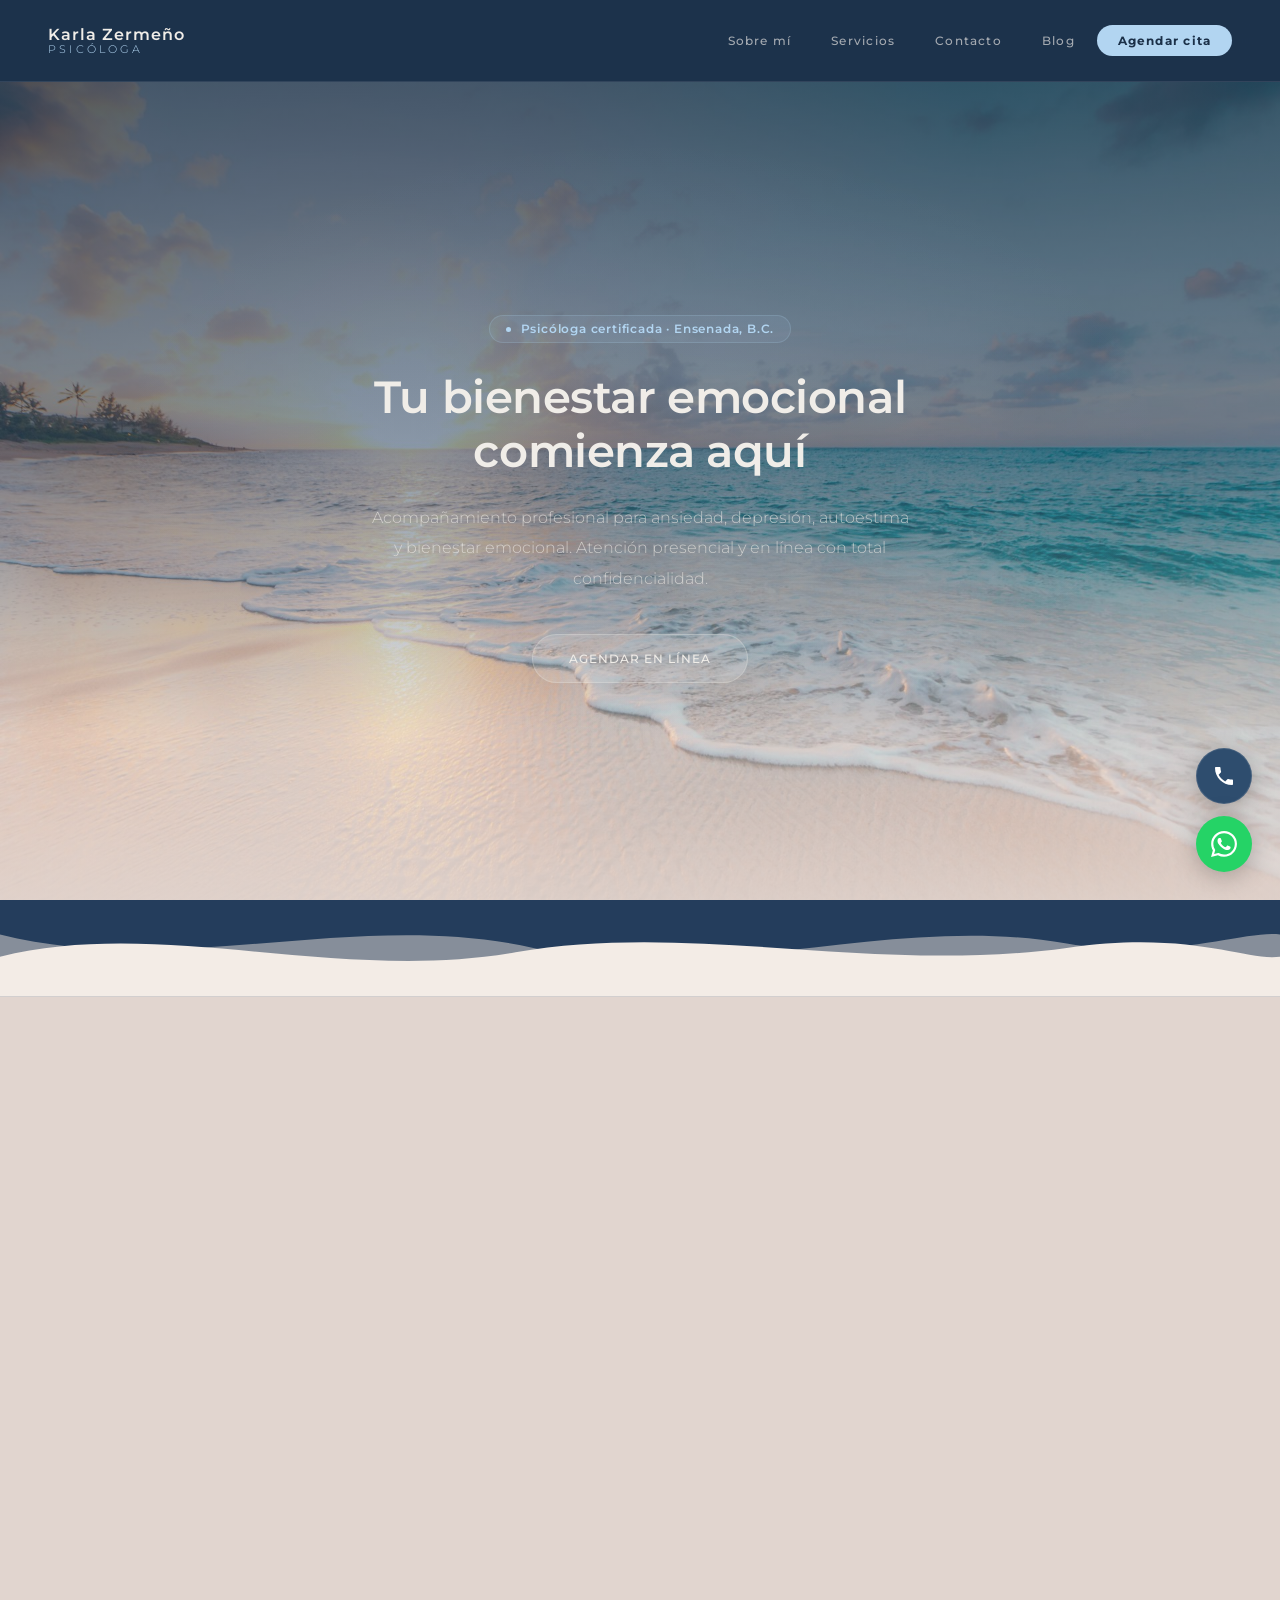
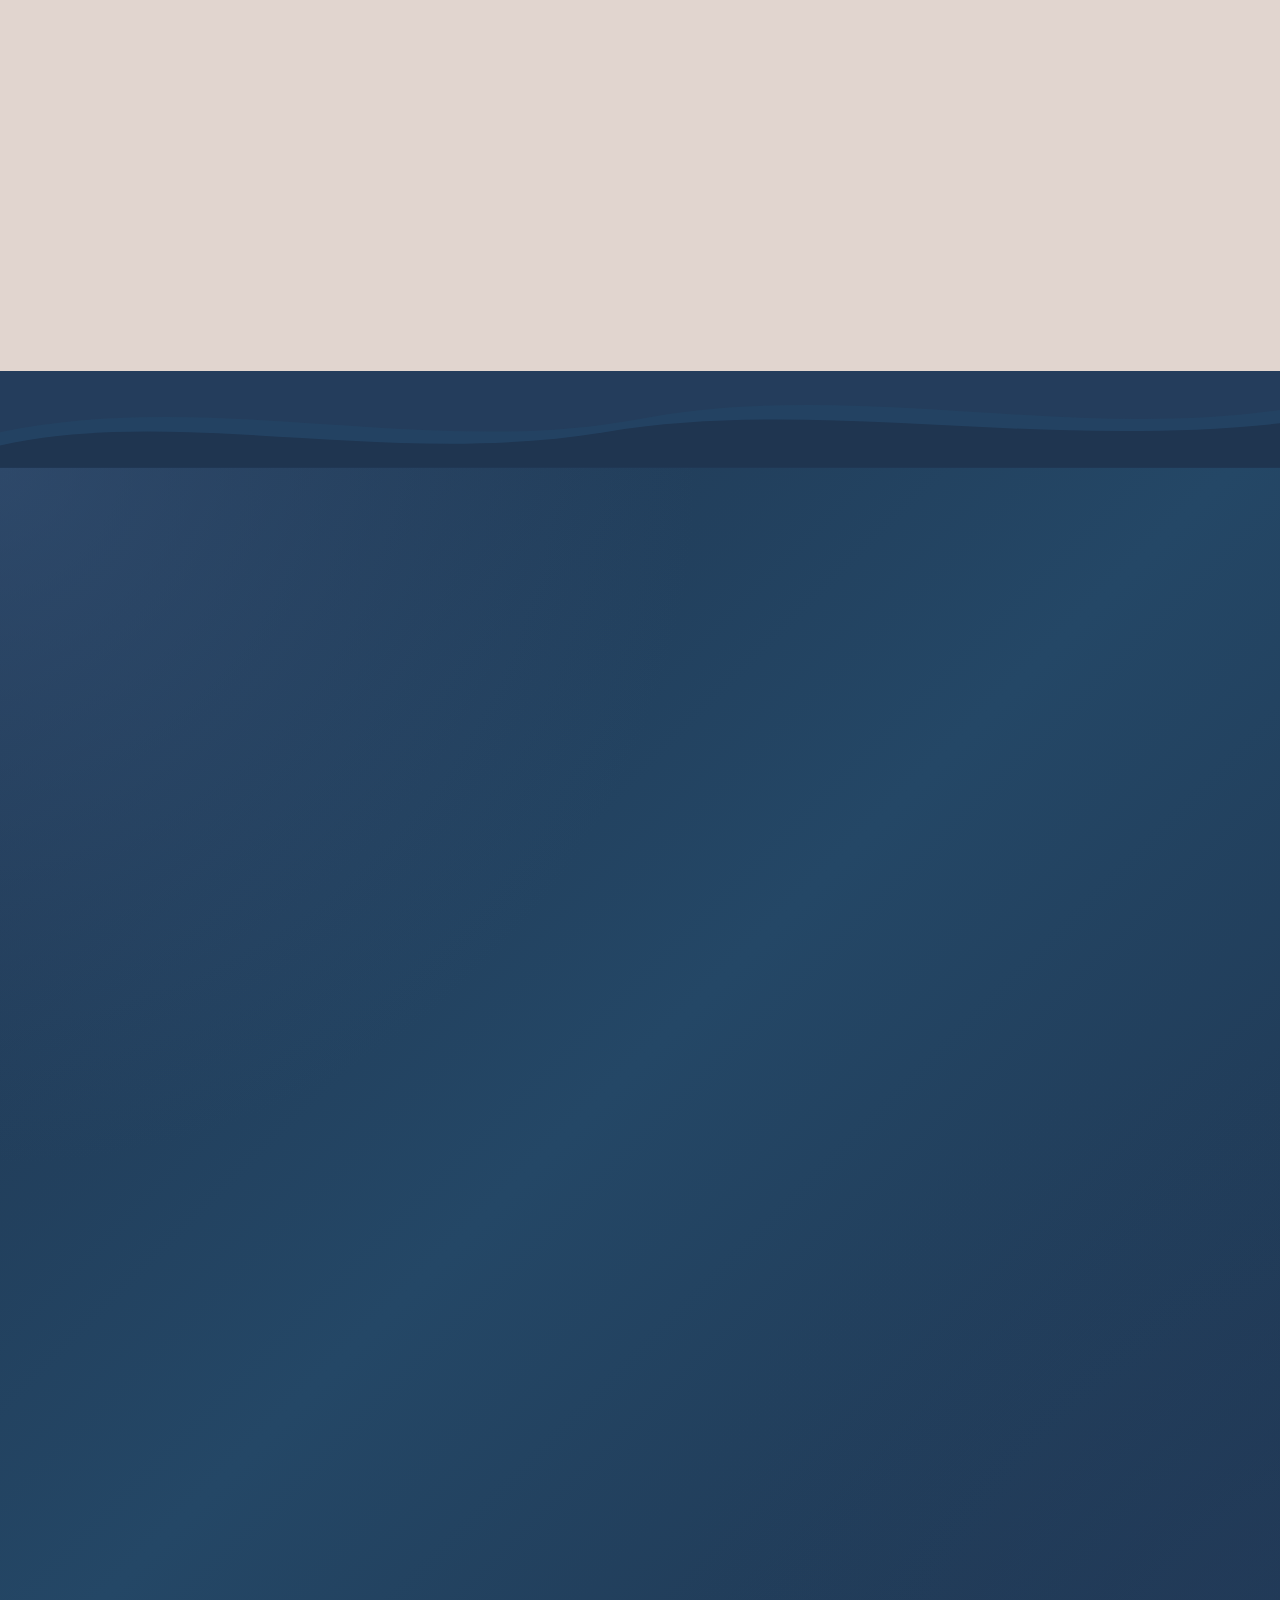
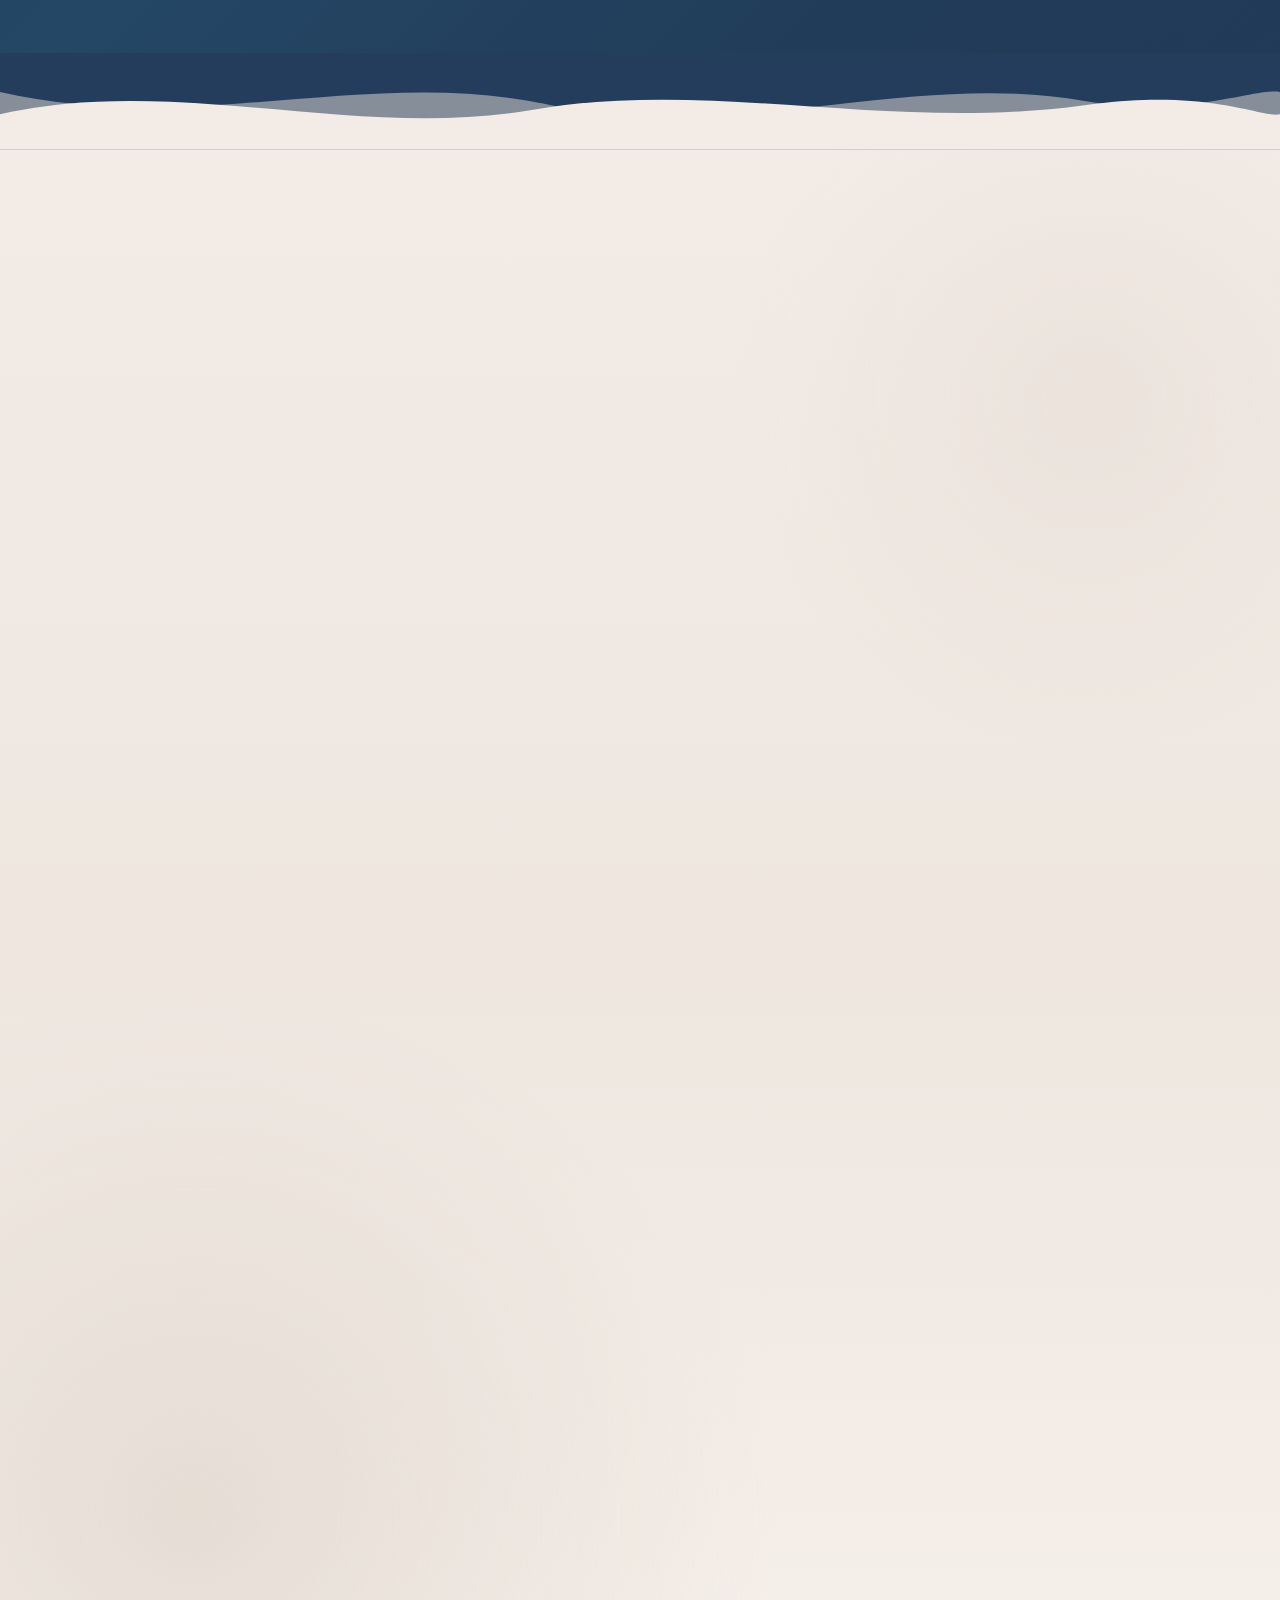
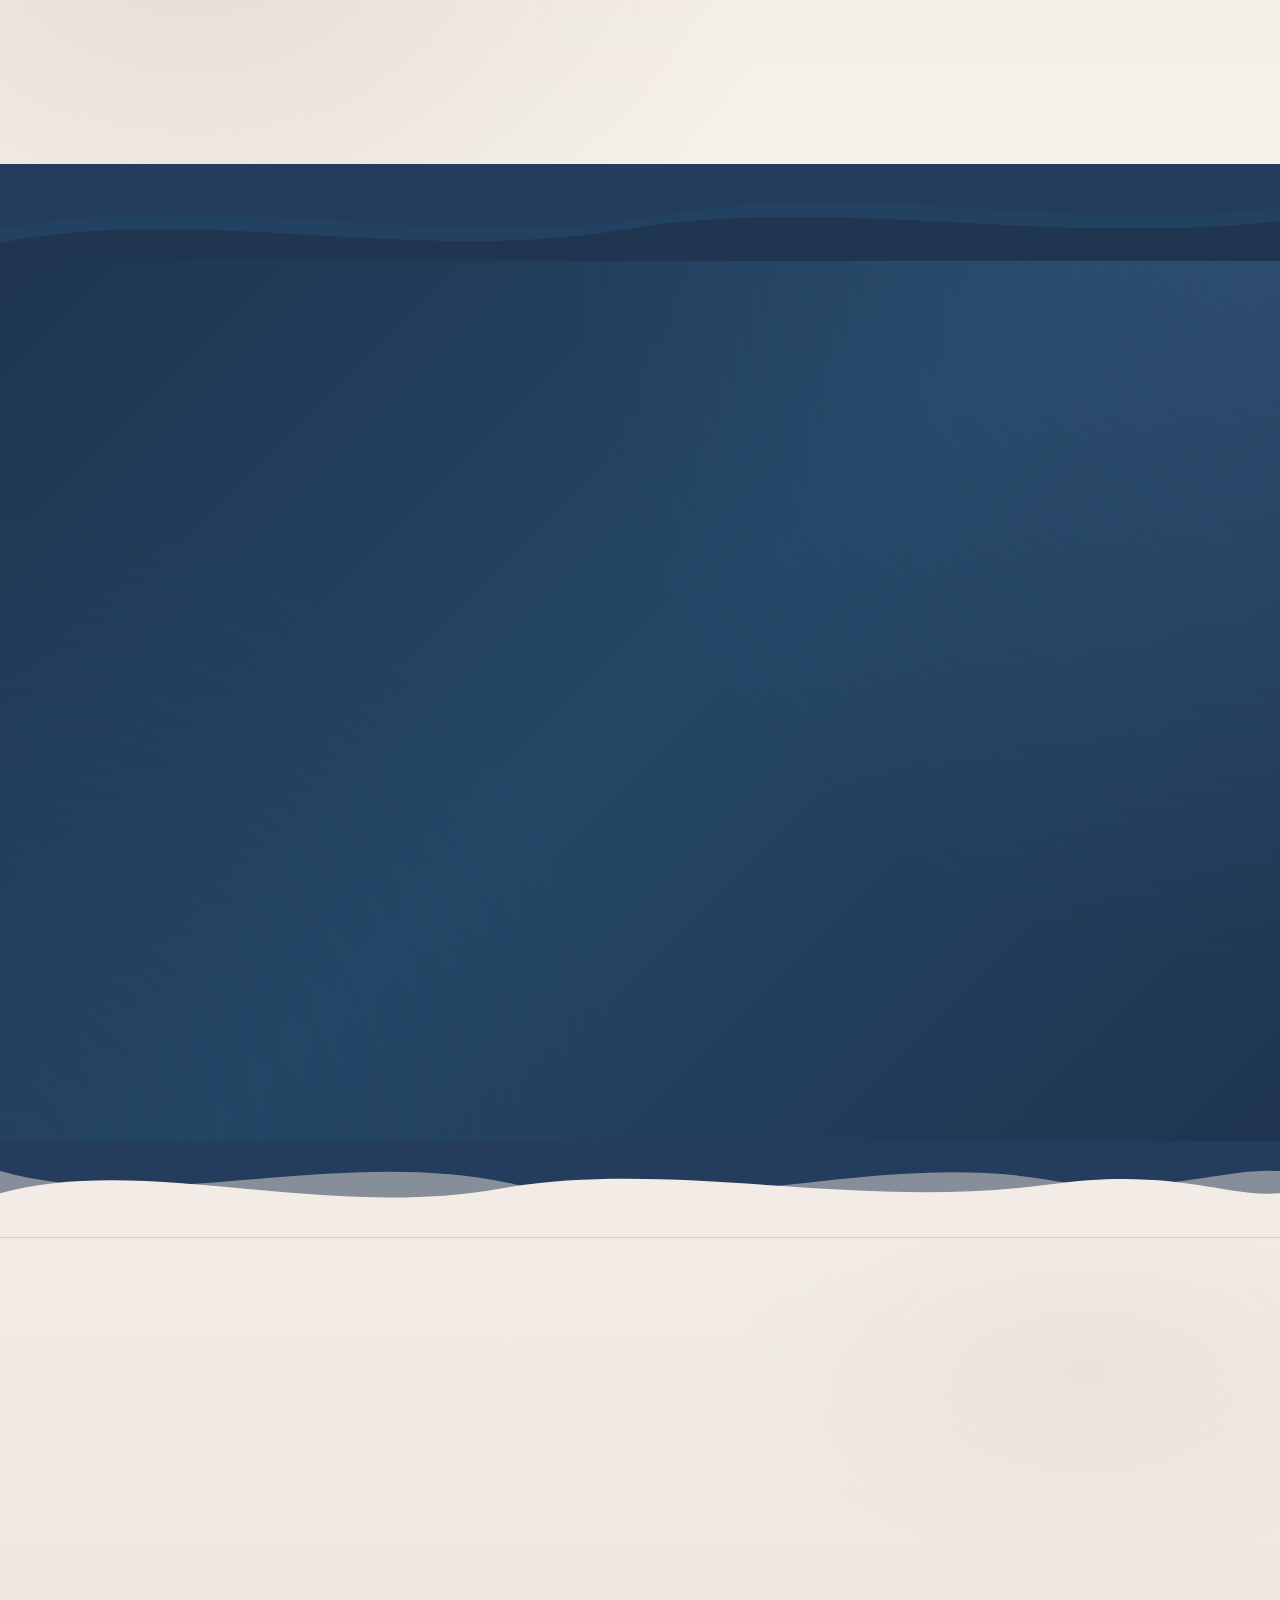
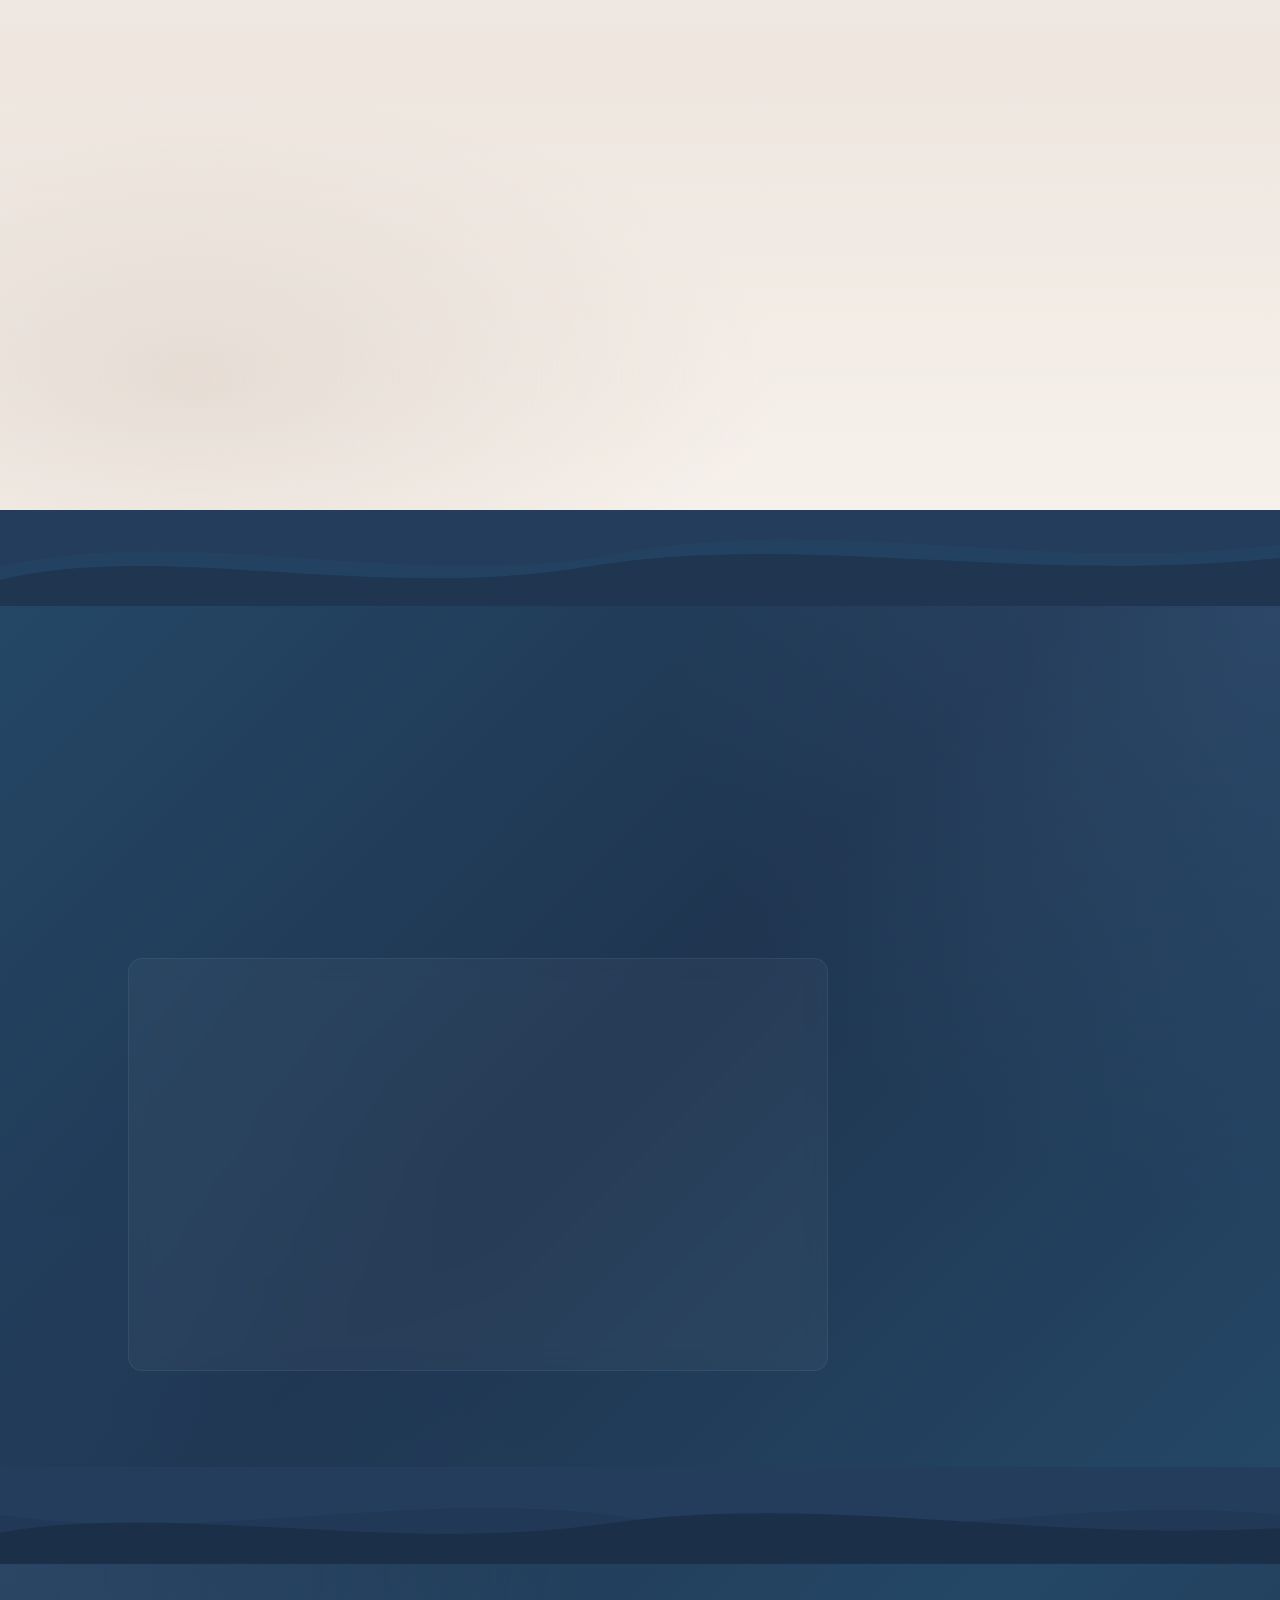
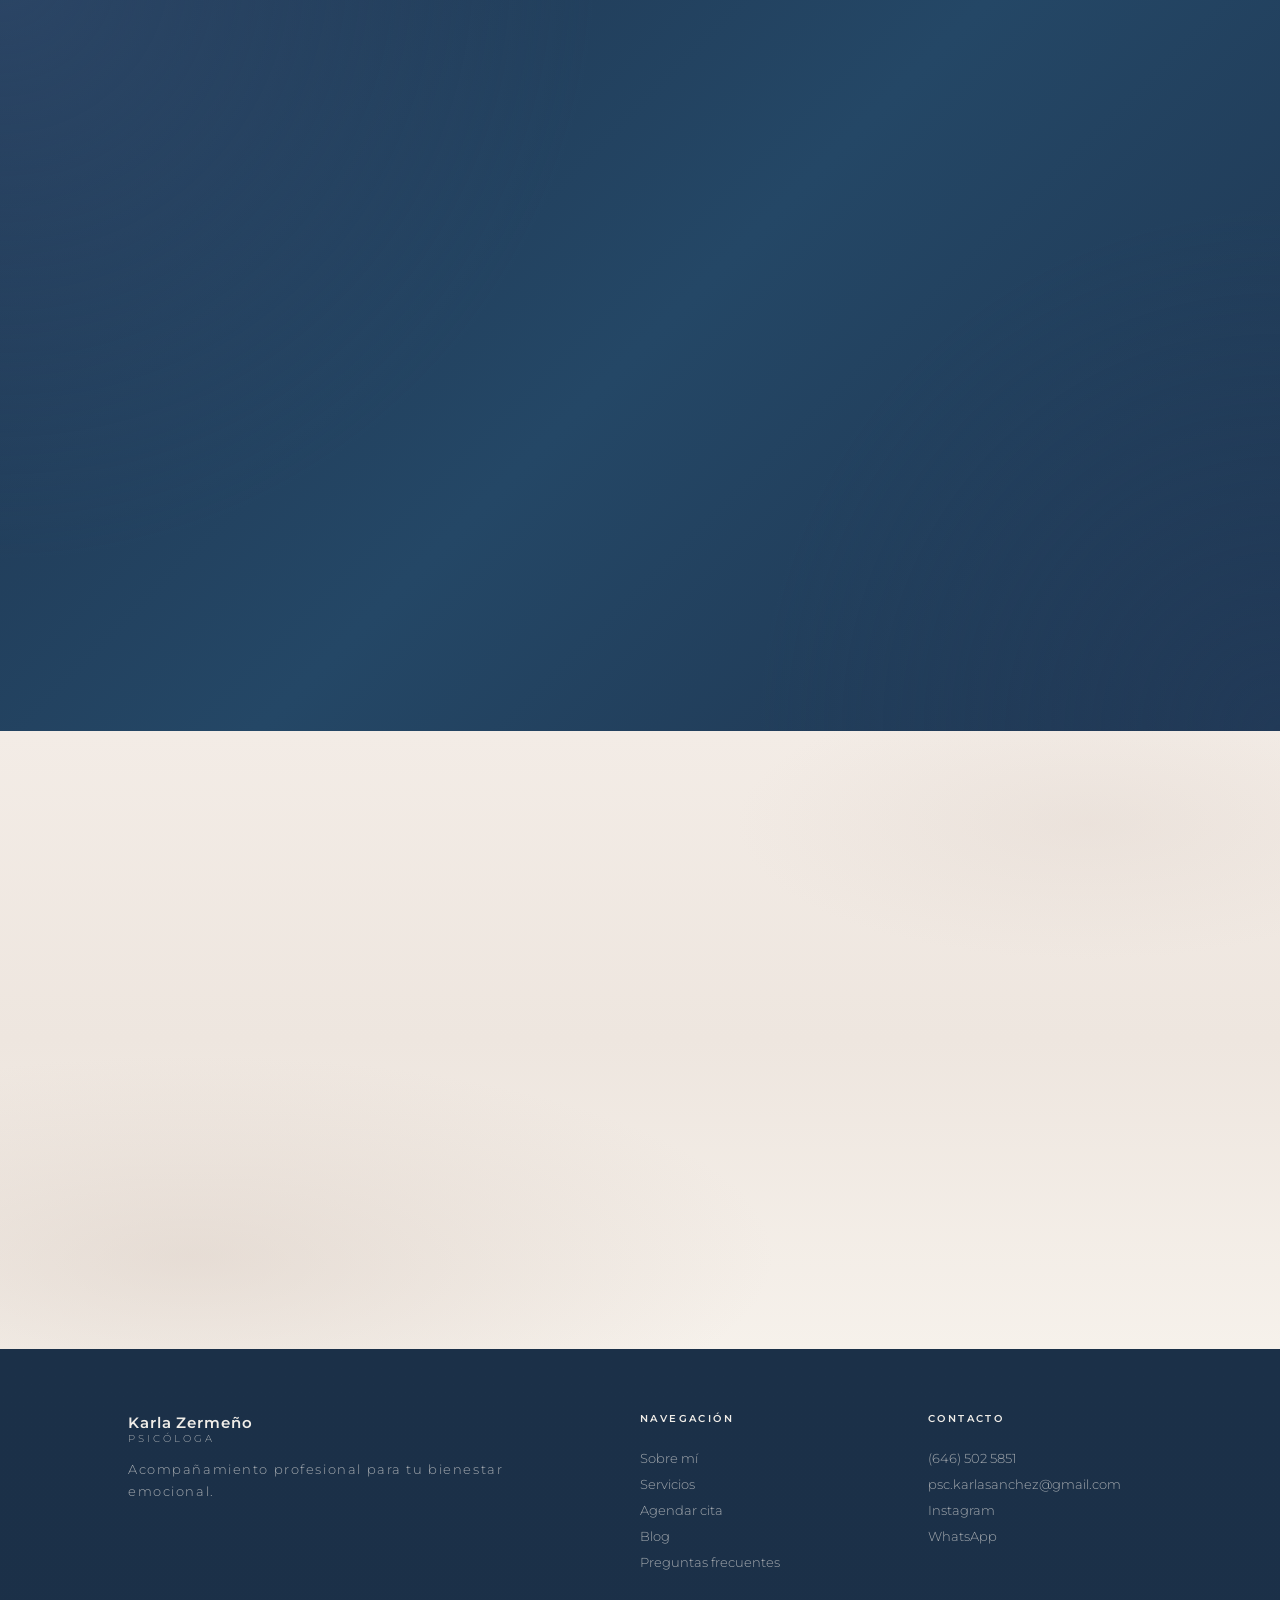
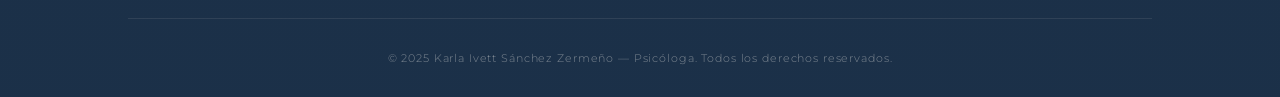
<file: web/index.html>
<!DOCTYPE html>
<html lang="es">
<head>
  <meta charset="UTF-8" />
  <meta name="viewport" content="width=device-width, initial-scale=1.0" />
  <title>Psicóloga en Ensenada | Karla Zermeño — Terapia Profesional</title>
  <meta name="description" content="Psicóloga profesional en Ensenada especializada en ansiedad, depresión, autoestima y terapia de pareja. Atención presencial y en línea. Agenda tu cita hoy." />
  <link rel="canonical" href="https://psic-karlazermeno.com/" />

  <!-- Open Graph -->
  <meta property="og:title" content="Psicóloga en Ensenada | Karla Zermeño" />
  <meta property="og:description" content="Acompañamiento psicológico profesional para ansiedad, depresión, autoestima y terapia de pareja. Agenda tu cita." />
  <meta property="og:type" content="website" />
  <meta property="og:url" content="https://psic-karlazermeno.com/" />
  <meta property="og:locale" content="es_MX" />

  <!-- Schema Markup -->
  <script type="application/ld+json">
  {
    "@context": "https://schema.org",
    "@type": "LocalBusiness",
    "name": "Psicóloga Karla Zermeño",
    "description": "Psicóloga profesional en Ensenada especializada en ansiedad, depresión, autoestima y terapia de pareja.",
    "url": "https://psic-karlazermeno.com",
    "telephone": "+526465025851",
    "email": "psc.karlasanchez@gmail.com",
    "address": {
      "@type": "PostalAddress",
      "streetAddress": "Blvd. Zertuche 101",
      "addressLocality": "Ensenada",
      "addressRegion": "Baja California",
      "postalCode": "22785",
      "addressCountry": "MX"
    },
    "geo": {
      "@type": "GeoCoordinates",
      "latitude": 31.8667,
      "longitude": -116.5964
    },
    "openingHoursSpecification": [
      { "@type": "OpeningHoursSpecification", "dayOfWeek": ["Monday","Tuesday","Wednesday","Thursday","Friday"], "opens": "16:00", "closes": "21:00" },
      { "@type": "OpeningHoursSpecification", "dayOfWeek": ["Saturday","Sunday"], "opens": "09:00", "closes": "21:00" }
    ],
    "priceRange": "$600-$1000 MXN",
    "image": "https://psic-karlazermeno.com/assets/img/karla-foto.jpg",
    "founder": {
      "@type": "Person",
      "name": "Karla Ivett Sánchez Zermeño",
      "jobTitle": "Psicóloga"
    }
  }
  </script>

  <!-- Fonts -->
  <link rel="preconnect" href="https://fonts.googleapis.com" />
  <link rel="preconnect" href="https://fonts.gstatic.com" crossorigin />
  <link href="https://fonts.googleapis.com/css2?family=Montserrat:wght@300;400;600;700;800&display=swap" rel="stylesheet" />

  <!-- Styles -->
  <link rel="stylesheet" href="assets/css/variables.css" />
  <link rel="stylesheet" href="assets/css/base.css" />
  <link rel="stylesheet" href="assets/css/header.css" />
  <link rel="stylesheet" href="assets/css/sections.css" />
  <link rel="stylesheet" href="assets/css/appointments.css?v=2" />
  <link rel="stylesheet" href="assets/css/scroll-reveal.css" />
  <link rel="stylesheet" href="assets/css/new-sections.css" />
  <link rel="stylesheet" href="assets/css/responsive.css" />
</head>
<body>

  <!-- ═══════════════════════════════════════════════════════ HEADER -->
  <header>
    <div class="header-brand">
      <span class="brand-name">Karla Zermeño</span>
      <span class="brand-title">Psicóloga</span>
    </div>
    <nav id="main-nav">
      <a href="#sobre-mi">Sobre mí</a>
      <a href="#terapias">Servicios</a>
      <a href="#contacto">Contacto</a>
      <a href="blog.html">Blog</a>
      <a href="agendar.html" class="nav-cta">Agendar cita</a>
    </nav>
    <button class="nav-toggle" id="nav-toggle" aria-label="Abrir menú">
      <span></span><span></span><span></span>
    </button>
  </header>

  <main>

    <!-- ═══════════════════════════════════════════════════ HERO -->
    <section id="hero">
      <div class="hero-glow"></div>
      <div class="hero-content">
        <div class="trust-badge reveal"><div class="trust-badge-dot"></div>Psicóloga certificada · Ensenada, B.C.</div>
        <h1 class="hero-title reveal" data-delay="1">Tu bienestar emocional<br>comienza aquí</h1>
        <p class="hero-subtitle reveal" data-delay="2">
          Acompañamiento profesional para ansiedad, depresión, autoestima
          y bienestar emocional. Atención presencial y en línea con total confidencialidad.
        </p>
        <div class="hero-ctas reveal" data-delay="3">
          <a href="agendar.html" class="btn-secondary">Agendar en línea</a>
        </div>
      </div>
    </section>

    <!-- wave: hero → trust strip (navy to sand) -->
    <div class="wave-sep">
      <svg viewBox="0 0 1440 110" preserveAspectRatio="none" xmlns="http://www.w3.org/2000/svg">
        <path d="M0,40 C200,90 400,10 600,55 C800,100 1000,15 1200,50 C1320,70 1400,35 1440,40 L1440,110 L0,110 Z" fill="#e8dfd7" opacity="0.5"/>
        <path d="M0,65 C180,20 380,95 580,60 C780,25 980,85 1200,55 C1340,35 1400,70 1440,65 L1440,110 L0,110 Z" fill="#f3ece6"/>
      </svg>
    </div>

    <!-- ═══════════════════════════════════════ TRUST BADGES -->
    <section id="trust-strip">
      <div class="trust-item reveal">
        <svg class="trust-icon" width="14" height="14" viewBox="0 0 14 14" fill="none"><circle cx="7" cy="7" r="6.25" stroke="#b2d5f1" stroke-width="1.5"/><path d="M4.5 7l1.8 1.8 3-3.6" stroke="#b2d5f1" stroke-width="1.5" stroke-linecap="round" stroke-linejoin="round"/></svg>
        <span class="trust-text">Confidencialidad garantizada</span>
      </div>
      <div class="trust-item reveal" data-delay="1">
        <svg class="trust-icon" width="14" height="14" viewBox="0 0 14 14" fill="none"><circle cx="7" cy="7" r="6.25" stroke="#b2d5f1" stroke-width="1.5"/><path d="M4.5 7l1.8 1.8 3-3.6" stroke="#b2d5f1" stroke-width="1.5" stroke-linecap="round" stroke-linejoin="round"/></svg>
        <span class="trust-text">Profesional certificada</span>
      </div>
      <div class="trust-item reveal" data-delay="2">
        <svg class="trust-icon" width="14" height="14" viewBox="0 0 14 14" fill="none"><circle cx="7" cy="7" r="6.25" stroke="#b2d5f1" stroke-width="1.5"/><path d="M4.5 7l1.8 1.8 3-3.6" stroke="#b2d5f1" stroke-width="1.5" stroke-linecap="round" stroke-linejoin="round"/></svg>
        <span class="trust-text">Atención personalizada</span>
      </div>
      <div class="trust-item reveal" data-delay="3">
        <svg class="trust-icon" width="14" height="14" viewBox="0 0 14 14" fill="none"><circle cx="7" cy="7" r="6.25" stroke="#b2d5f1" stroke-width="1.5"/><path d="M4.5 7l1.8 1.8 3-3.6" stroke="#b2d5f1" stroke-width="1.5" stroke-linecap="round" stroke-linejoin="round"/></svg>
        <span class="trust-text">Presencial y en línea</span>
      </div>
    </section>

    <!-- ═══════════════════════════════════════════════ SOBRE MÍ -->
    <section id="sobre-mi">
      <p class="section-label reveal">Mi historia</p>
      <h2 class="section-title reveal" data-delay="1">Conóceme</h2>

      <div class="quien-soy-inner">
        <div class="quien-soy-text reveal" data-delay="2">
          <p>
            Soy Karla Ivett Sánchez Zermeño, psicóloga comprometida con el bienestar emocional
            y el crecimiento personal de cada uno de mis pacientes. Mi enfoque integrador me
            permite adaptar el proceso terapéutico a las necesidades únicas de cada persona.
          </p>
          <p>
            Cuento con formación sólida en psicología clínica y experiencia acompañando a
            individuos, parejas y familias en sus procesos de cambio. Creo firmemente en que
            la salud mental es la base de una vida plena y equilibrada.
          </p>
          <p>
            Mi espacio de consulta es un lugar seguro, libre de juicios, donde podrás
            explorar tus emociones, sanar heridas del pasado y construir las herramientas
            que necesitas para vivir mejor.
          </p>
          <blockquote class="about-quote">
            &ldquo;Cada proceso terapéutico es único. Mi compromiso es acompañarte con empatía, calidez y profesionalismo.&rdquo;
          </blockquote>
          <div class="about-credentials">
            <span class="credential-badge">Psicóloga Certificada</span>
            <span class="credential-badge">Atención Presencial y en Línea</span>
          </div>
        </div>

        <div class="quien-soy-image reveal reveal--right" data-delay="3">
          <div class="img-frame">
            <!-- <img src="assets/img/karla-foto.jpg" alt="Karla Ivett Sánchez Zermeño — Psicóloga en Ensenada" /> -->
            <div class="img-placeholder"><span>Foto</span></div>
          </div>
        </div>
      </div>
    </section>

    <!-- wave: sobre mí → problemas (sand to navy) -->
    <div class="wave-sep">
      <svg viewBox="0 0 1440 110" preserveAspectRatio="none" xmlns="http://www.w3.org/2000/svg">
        <path d="M0,70 C240,20 480,100 720,55 C960,10 1200,80 1440,45 L1440,110 L0,110 Z" fill="#244766" opacity="0.6"/>
        <path d="M0,85 C200,40 440,110 680,70 C920,30 1160,90 1440,60 L1440,110 L0,110 Z" fill="#1f3550"/>
      </svg>
    </div>

    <!-- ═══════════════════════════════════ ESPECIALIDADES -->
    <section id="problemas">
      <div class="problemas-header reveal">
        <p class="section-label">Especialidades</p>
        <h2 class="problemas-title">Recupera tu bienestar emocional</h2>
        <p class="problemas-subtitle">Atención psicológica profesional enfocada en ayudarte a sanar, crecer y sentirte mejor.</p>
      </div>

      <div class="problemas-grid">
        <div class="problema-card reveal" data-delay="1">
          <div class="problema-icon">
            <svg width="28" height="28" viewBox="0 0 24 24" fill="none" stroke="currentColor" stroke-width="1.5" stroke-linecap="round" stroke-linejoin="round"><path d="M12 22c5.523 0 10-4.477 10-10S17.523 2 12 2 2 6.477 2 12s4.477 10 10 10z"/><path d="M8 12s1.5 2 4 2 4-2 4-2"/><circle cx="9" cy="9" r="0.5" fill="currentColor"/><circle cx="15" cy="9" r="0.5" fill="currentColor"/></svg>
          </div>
          <h3>Ansiedad</h3>
          <p>Aprende a controlar pensamientos intensos, recuperar la calma y dormir mejor.</p>
        </div>
        <div class="problema-card reveal" data-delay="2">
          <div class="problema-icon">
            <svg width="28" height="28" viewBox="0 0 24 24" fill="none" stroke="currentColor" stroke-width="1.5" stroke-linecap="round" stroke-linejoin="round"><path d="M12 3v18"/><path d="M8 8l4-5 4 5"/><circle cx="12" cy="16" r="4"/></svg>
          </div>
          <h3>Depresión</h3>
          <p>Recupera energía, motivación y claridad emocional paso a paso.</p>
        </div>
        <div class="problema-card reveal" data-delay="3">
          <div class="problema-icon">
            <svg width="28" height="28" viewBox="0 0 24 24" fill="none" stroke="currentColor" stroke-width="1.5" stroke-linecap="round" stroke-linejoin="round"><path d="M18 8A6 6 0 0 0 6 8c0 7-3 9-3 9h18s-3-2-3-9"/><path d="M13.73 21a2 2 0 0 1-3.46 0"/></svg>
          </div>
          <h3>Estrés</h3>
          <p>Desarrolla estrategias reales para reducir la carga mental y vivir con más equilibrio.</p>
        </div>
        <div class="problema-card reveal" data-delay="1">
          <div class="problema-icon">
            <svg width="28" height="28" viewBox="0 0 24 24" fill="none" stroke="currentColor" stroke-width="1.5" stroke-linecap="round" stroke-linejoin="round"><path d="M20.84 4.61a5.5 5.5 0 0 0-7.78 0L12 5.67l-1.06-1.06a5.5 5.5 0 0 0-7.78 7.78l1.06 1.06L12 21.23l7.78-7.78 1.06-1.06a5.5 5.5 0 0 0 0-7.78z"/></svg>
          </div>
          <h3>Autoestima</h3>
          <p>Reconecta con tu valor, aprende a quererte y construye una relación sana contigo.</p>
        </div>
        <div class="problema-card reveal" data-delay="2">
          <div class="problema-icon">
            <svg width="28" height="28" viewBox="0 0 24 24" fill="none" stroke="currentColor" stroke-width="1.5" stroke-linecap="round" stroke-linejoin="round"><path d="M17 21v-2a4 4 0 0 0-4-4H5a4 4 0 0 0-4 4v2"/><circle cx="9" cy="7" r="4"/><path d="M23 21v-2a4 4 0 0 0-3-3.87"/><path d="M16 3.13a4 4 0 0 1 0 7.75"/></svg>
          </div>
          <h3>Pareja</h3>
          <p>Reconstruyan comunicación, confianza y conexión emocional juntos.</p>
        </div>
        <div class="problema-card problema-card--urgente reveal" data-delay="3">
          <div class="problema-icon">
            <svg width="28" height="28" viewBox="0 0 24 24" fill="none" stroke="currentColor" stroke-width="1.5" stroke-linecap="round" stroke-linejoin="round"><path d="M22 12h-4l-3 9L9 3l-3 9H2"/></svg>
          </div>
          <h3>Crisis emocional</h3>
          <p>Apoyo inmediato y profesional para recuperar tu estabilidad cuando más lo necesitas.</p>
          <span class="problema-badge">Atención prioritaria</span>
        </div>
      </div>

      <div class="problemas-cta reveal" data-delay="2">
        <p class="problemas-cta-text">¿No sabes por dónde empezar?</p>
        <a href="agendar.html" class="btn-cta-primary">Agenda una valoración inicial</a>
        <p class="problemas-cta-humanize">No tienes que pasar por esto solo/a. Estoy aquí para ayudarte.</p>
      </div>
    </section>

    <!-- wave: problemas → terapias (navy to sand) -->
    <div class="wave-sep">
      <svg viewBox="0 0 1440 110" preserveAspectRatio="none" xmlns="http://www.w3.org/2000/svg">
        <path d="M0,45 C220,95 420,15 620,60 C820,105 1020,20 1220,55 C1340,75 1410,40 1440,45 L1440,110 L0,110 Z" fill="#e8dfd7" opacity="0.5"/>
        <path d="M0,70 C200,25 400,100 600,65 C800,30 1000,90 1220,60 C1360,40 1420,75 1440,70 L1440,110 L0,110 Z" fill="#f3ece6"/>
      </svg>
    </div>

    <!-- ═══════════════════════════════════════════════ TERAPIAS -->
    <section id="terapias">
      <div class="terapias-header reveal">
        <p class="section-label">Atención profesional</p>
        <h2 class="section-title">Comienza tu proceso terapéutico</h2>
        <p class="terapias-subtitle">Sesiones personalizadas, presenciales u online, con total confidencialidad.</p>
      </div>

      <div class="terapias-grid">
        <!-- ★ POPULAR — Terapia Individual -->
        <div class="terapia-card terapia-card--destacada reveal" data-delay="1">
          <span class="terapia-badge">Más solicitada</span>
          <div class="terapia-card-icon">
            <svg width="28" height="28" viewBox="0 0 24 24" fill="none" stroke="currentColor" stroke-width="1.5" stroke-linecap="round" stroke-linejoin="round"><path d="M20 21v-2a4 4 0 0 0-4-4H8a4 4 0 0 0-4 4v2"/><circle cx="12" cy="7" r="4"/></svg>
          </div>
          <h3>Terapia Individual</h3>
          <ul class="terapia-beneficios">
            <li>Ansiedad y estrés</li>
            <li>Autoestima</li>
            <li>Desarrollo personal</li>
            <li>Manejo emocional</li>
          </ul>
          <div class="terapia-precio-block">
            <span class="terapia-precio-desde">Desde</span>
            <span class="terapia-precio-monto">$600 <small>MXN</small></span>
            <span class="terapia-precio-duracion">50 min por sesión</span>
          </div>
          <a href="agendar.html" class="terapia-btn">Quiero comenzar</a>
        </div>

        <!-- Terapia en Línea -->
        <div class="terapia-card reveal" data-delay="2">
          <span class="terapia-badge terapia-badge--online">Disponible hoy</span>
          <div class="terapia-card-icon">
            <svg width="28" height="28" viewBox="0 0 24 24" fill="none" stroke="currentColor" stroke-width="1.5" stroke-linecap="round" stroke-linejoin="round"><rect x="2" y="3" width="20" height="14" rx="2"/><line x1="8" y1="21" x2="16" y2="21"/><line x1="12" y1="17" x2="12" y2="21"/></svg>
          </div>
          <h3>Terapia en Línea</h3>
          <ul class="terapia-beneficios">
            <li>Desde cualquier lugar</li>
            <li>Misma calidad y confidencialidad</li>
            <li>Horarios flexibles</li>
            <li>Plataforma segura</li>
          </ul>
          <div class="terapia-precio-block">
            <span class="terapia-precio-desde">Desde</span>
            <span class="terapia-precio-monto">$600 <small>MXN</small></span>
            <span class="terapia-precio-duracion">50 min por sesión</span>
          </div>
          <a href="agendar.html" class="terapia-btn">Agendar sesión</a>
        </div>

        <!-- Terapia en Pareja -->
        <div class="terapia-card reveal" data-delay="3">
          <div class="terapia-card-icon">
            <svg width="28" height="28" viewBox="0 0 24 24" fill="none" stroke="currentColor" stroke-width="1.5" stroke-linecap="round" stroke-linejoin="round"><path d="M17 21v-2a4 4 0 0 0-4-4H5a4 4 0 0 0-4 4v2"/><circle cx="9" cy="7" r="4"/><path d="M23 21v-2a4 4 0 0 0-3-3.87"/><path d="M16 3.13a4 4 0 0 1 0 7.75"/></svg>
          </div>
          <h3>Terapia en Pareja</h3>
          <ul class="terapia-beneficios">
            <li>Comunicación efectiva</li>
            <li>Resolución de conflictos</li>
            <li>Fortalecimiento del vínculo</li>
            <li>Reconexión emocional</li>
          </ul>
          <div class="terapia-precio-block">
            <span class="terapia-precio-desde">Desde</span>
            <span class="terapia-precio-monto">$800 <small>MXN</small></span>
            <span class="terapia-precio-duracion">60 min por sesión</span>
          </div>
          <a href="agendar.html" class="terapia-btn">Reservar cita</a>
        </div>

        <!-- Terapia Familiar -->
        <div class="terapia-card reveal" data-delay="1">
          <div class="terapia-card-icon">
            <svg width="28" height="28" viewBox="0 0 24 24" fill="none" stroke="currentColor" stroke-width="1.5" stroke-linecap="round" stroke-linejoin="round"><path d="M3 9l9-7 9 7v11a2 2 0 0 1-2 2H5a2 2 0 0 1-2-2z"/><polyline points="9 22 9 12 15 12 15 22"/></svg>
          </div>
          <h3>Terapia Familiar</h3>
          <ul class="terapia-beneficios">
            <li>Dinámicas familiares</li>
            <li>Límites saludables</li>
            <li>Comunicación y respeto</li>
            <li>Resolución de crisis</li>
          </ul>
          <div class="terapia-precio-block">
            <span class="terapia-precio-desde">Desde</span>
            <span class="terapia-precio-monto">$1,000 <small>MXN</small></span>
            <span class="terapia-precio-duracion">60 min por sesión</span>
          </div>
          <a href="agendar.html" class="terapia-btn">Reservar cita</a>
        </div>

        <!-- Terapia para Adolescentes -->
        <div class="terapia-card reveal" data-delay="2">
          <div class="terapia-card-icon">
            <svg width="28" height="28" viewBox="0 0 24 24" fill="none" stroke="currentColor" stroke-width="1.5" stroke-linecap="round" stroke-linejoin="round"><path d="M12 2a5 5 0 0 1 5 5v3a5 5 0 0 1-10 0V7a5 5 0 0 1 5-5z"/><path d="M8.5 16.5a6 6 0 0 0 7 0"/><path d="M12 22v-2"/></svg>
          </div>
          <h3>Terapia para Adolescentes</h3>
          <ul class="terapia-beneficios">
            <li>Identidad y autoestima</li>
            <li>Manejo de emociones</li>
            <li>Relaciones sociales</li>
            <li>Espacio libre de juicios</li>
          </ul>
          <div class="terapia-precio-block">
            <span class="terapia-precio-desde">Desde</span>
            <span class="terapia-precio-monto">$600 <small>MXN</small></span>
            <span class="terapia-precio-duracion">50 min por sesión</span>
          </div>
          <a href="agendar.html" class="terapia-btn">Reservar cita</a>
        </div>
      </div>

      <!-- Orientación WhatsApp -->
      <div class="terapias-footer reveal" data-delay="3">
        <div class="terapias-orientacion">
          <p class="terapias-orientacion-text">¿No sabes qué modalidad necesitas?</p>
          <p class="terapias-orientacion-sub">Te orientamos sin compromiso.</p>
          <a href="https://wa.me/526465025851?text=Hola%2C%20me%20gustaría%20orientación%20sobre%20qué%20tipo%20de%20terapia%20necesito" class="terapia-btn-orientacion" target="_blank" rel="noopener">
            <svg width="16" height="16" viewBox="0 0 24 24" fill="currentColor"><path d="M17.472 14.382c-.297-.149-1.758-.867-2.03-.967-.273-.099-.471-.148-.67.15-.197.297-.767.966-.94 1.164-.173.199-.347.223-.644.075-.297-.15-1.255-.463-2.39-1.475-.883-.788-1.48-1.761-1.653-2.059-.173-.297-.018-.458.13-.606.134-.133.298-.347.446-.52.149-.174.198-.298.298-.497.099-.198.05-.371-.025-.52-.075-.149-.669-1.612-.916-2.207-.242-.579-.487-.5-.669-.51-.173-.008-.371-.01-.57-.01-.198 0-.52.074-.792.372-.272.297-1.04 1.016-1.04 2.479 0 1.462 1.065 2.875 1.213 3.074.149.198 2.096 3.2 5.077 4.487.709.306 1.262.489 1.694.625.712.227 1.36.195 1.871.118.571-.085 1.758-.719 2.006-1.413.248-.694.248-1.289.173-1.413-.074-.124-.272-.198-.57-.347z"/><path d="M12 0C5.373 0 0 5.373 0 12c0 2.625.846 5.059 2.284 7.034L.789 23.492a.5.5 0 0 0 .612.616l4.584-1.453A11.949 11.949 0 0 0 12 24c6.627 0 12-5.373 12-12S18.627 0 12 0zm0 22c-2.24 0-4.326-.722-6.016-1.948l-.42-.312-2.72.863.901-2.643-.343-.447A9.958 9.958 0 0 1 2 12C2 6.486 6.486 2 12 2s10 4.486 10 10-4.486 10-10 10z"/></svg>
            Quiero orientación
          </a>
        </div>
      </div>
    </section>

    <!-- wave: terapias → como funciona (sand to navy) -->
    <div class="wave-sep">
      <svg viewBox="0 0 1440 110" preserveAspectRatio="none" xmlns="http://www.w3.org/2000/svg">
        <path d="M0,75 C260,25 500,105 740,60 C980,15 1220,85 1440,50 L1440,110 L0,110 Z" fill="#244766" opacity="0.6"/>
        <path d="M0,90 C220,45 460,115 700,75 C940,35 1180,95 1440,65 L1440,110 L0,110 Z" fill="#1f3550"/>
      </svg>
    </div>

    <!-- ═══════════════════════════════════════ CÓMO FUNCIONA -->
    <section id="como-funciona">
      <div class="proceso-header reveal">
        <p class="section-label">Tu camino</p>
        <h2 class="section-title">Comienza en 4 simples pasos</h2>
        <p class="proceso-subtitle">Un proceso claro, sin complicaciones. Tú solo da el primer paso.</p>
      </div>

      <div class="pasos-grid">
        <div class="paso reveal" data-delay="1">
          <div class="paso-icon-wrap">
            <span class="paso-num">01</span>
            <svg width="24" height="24" viewBox="0 0 24 24" fill="none" stroke="currentColor" stroke-width="1.5" stroke-linecap="round" stroke-linejoin="round"><rect x="3" y="4" width="18" height="18" rx="2"/><line x1="16" y1="2" x2="16" y2="6"/><line x1="8" y1="2" x2="8" y2="6"/><line x1="3" y1="10" x2="21" y2="10"/></svg>
          </div>
          <h3>Agenda tu cita</h3>
          <p>Elige fecha y horario por WhatsApp o directamente en línea. Es rápido y sencillo.</p>
          <span class="paso-tiempo">2 minutos</span>
        </div>
        <div class="paso reveal" data-delay="2">
          <div class="paso-icon-wrap">
            <span class="paso-num">02</span>
            <svg width="24" height="24" viewBox="0 0 24 24" fill="none" stroke="currentColor" stroke-width="1.5" stroke-linecap="round" stroke-linejoin="round"><path d="M21 15a2 2 0 0 1-2 2H7l-4 4V5a2 2 0 0 1 2-2h14a2 2 0 0 1 2 2z"/></svg>
          </div>
          <h3>Primera sesión</h3>
          <p>Nos conocemos, exploramos tu situación y definimos juntos los objetivos del proceso.</p>
          <span class="paso-tiempo">50 minutos</span>
        </div>
        <div class="paso reveal" data-delay="3">
          <div class="paso-icon-wrap">
            <span class="paso-num">03</span>
            <svg width="24" height="24" viewBox="0 0 24 24" fill="none" stroke="currentColor" stroke-width="1.5" stroke-linecap="round" stroke-linejoin="round"><path d="M14 2H6a2 2 0 0 0-2 2v16a2 2 0 0 0 2 2h12a2 2 0 0 0 2-2V8z"/><polyline points="14 2 14 8 20 8"/><line x1="16" y1="13" x2="8" y2="13"/><line x1="16" y1="17" x2="8" y2="17"/></svg>
          </div>
          <h3>Plan personalizado</h3>
          <p>Diseño un plan terapéutico adaptado a tus necesidades, ritmo y metas personales.</p>
          <span class="paso-tiempo">A tu medida</span>
        </div>
        <div class="paso reveal" data-delay="4">
          <div class="paso-icon-wrap">
            <span class="paso-num">04</span>
            <svg width="24" height="24" viewBox="0 0 24 24" fill="none" stroke="currentColor" stroke-width="1.5" stroke-linecap="round" stroke-linejoin="round"><path d="M22 11.08V12a10 10 0 1 1-5.93-9.14"/><polyline points="22 4 12 14.01 9 11.01"/></svg>
          </div>
          <h3>Tu bienestar</h3>
          <p>Te acompaño en cada etapa hasta que logres el equilibrio emocional que mereces.</p>
          <span class="paso-tiempo">Seguimiento continuo</span>
        </div>
      </div>

      <div class="proceso-cta reveal" data-delay="3">
        <a href="agendar.html" class="btn-secondary">Da el primer paso hoy</a>
      </div>
    </section>

    <!-- wave: como funciona → testimonios (navy to sand) -->
    <div class="wave-sep">
      <svg viewBox="0 0 1440 110" preserveAspectRatio="none" xmlns="http://www.w3.org/2000/svg">
        <path d="M0,35 C180,85 380,5 580,50 C780,95 980,10 1180,45 C1300,65 1380,30 1440,35 L1440,110 L0,110 Z" fill="#e8dfd7" opacity="0.5"/>
        <path d="M0,60 C160,15 360,90 560,55 C760,20 960,80 1180,50 C1320,30 1380,65 1440,60 L1440,110 L0,110 Z" fill="#f3ece6"/>
      </svg>
    </div>

    <!-- ═══════════════════════════════════════════ TESTIMONIOS -->
    <section id="testimonios">
      <div class="testimonios-header reveal">
        <p class="section-label">Experiencias reales</p>
        <h2 class="section-title">Lo que dicen mis pacientes</h2>
        <p class="testimonios-subtitle">Historias de personas que decidieron dar el primer paso.</p>
      </div>

      <div class="testimonios-grid">
        <div class="testimonio-card reveal" data-delay="1">
          <div class="testimonio-quote-icon">
            <svg width="20" height="20" viewBox="0 0 24 24" fill="currentColor" opacity="0.3"><path d="M14.017 21v-7.391c0-5.704 3.731-9.57 8.983-10.609l.995 2.151c-2.432.917-3.995 3.638-3.995 5.849h4v10h-9.983zm-14.017 0v-7.391c0-5.704 3.748-9.57 9-10.609l.996 2.151c-2.433.917-3.996 3.638-3.996 5.849h3.983v10h-9.983z"/></svg>
          </div>
          <p class="testimonio-text">Desde la primera sesión sentí un espacio seguro para hablar sin miedo a ser juzgada. Me ayudó a entender mi ansiedad y hoy me siento mucho más tranquila.</p>
          <div class="testimonio-footer">
            <div class="testimonio-stars">
              <svg width="14" height="14" viewBox="0 0 24 24" fill="currentColor"><polygon points="12 2 15.09 8.26 22 9.27 17 14.14 18.18 21.02 12 17.77 5.82 21.02 7 14.14 2 9.27 8.91 8.26 12 2"/></svg>
              <svg width="14" height="14" viewBox="0 0 24 24" fill="currentColor"><polygon points="12 2 15.09 8.26 22 9.27 17 14.14 18.18 21.02 12 17.77 5.82 21.02 7 14.14 2 9.27 8.91 8.26 12 2"/></svg>
              <svg width="14" height="14" viewBox="0 0 24 24" fill="currentColor"><polygon points="12 2 15.09 8.26 22 9.27 17 14.14 18.18 21.02 12 17.77 5.82 21.02 7 14.14 2 9.27 8.91 8.26 12 2"/></svg>
              <svg width="14" height="14" viewBox="0 0 24 24" fill="currentColor"><polygon points="12 2 15.09 8.26 22 9.27 17 14.14 18.18 21.02 12 17.77 5.82 21.02 7 14.14 2 9.27 8.91 8.26 12 2"/></svg>
              <svg width="14" height="14" viewBox="0 0 24 24" fill="currentColor"><polygon points="12 2 15.09 8.26 22 9.27 17 14.14 18.18 21.02 12 17.77 5.82 21.02 7 14.14 2 9.27 8.91 8.26 12 2"/></svg>
            </div>
            <span class="testimonio-autor">Paciente anónima</span>
            <span class="testimonio-tipo">Terapia individual</span>
          </div>
        </div>

        <div class="testimonio-card testimonio-card--destacado reveal" data-delay="2">
          <div class="testimonio-quote-icon">
            <svg width="20" height="20" viewBox="0 0 24 24" fill="currentColor" opacity="0.3"><path d="M14.017 21v-7.391c0-5.704 3.731-9.57 8.983-10.609l.995 2.151c-2.432.917-3.995 3.638-3.995 5.849h4v10h-9.983zm-14.017 0v-7.391c0-5.704 3.748-9.57 9-10.609l.996 2.151c-2.433.917-3.996 3.638-3.996 5.849h3.983v10h-9.983z"/></svg>
          </div>
          <p class="testimonio-text">La terapia de pareja con Karla nos cambió la forma de comunicarnos. Aprendimos a escucharnos de verdad y nuestra relación mejoró muchísimo. Estamos más conectados que nunca.</p>
          <div class="testimonio-footer">
            <div class="testimonio-stars">
              <svg width="14" height="14" viewBox="0 0 24 24" fill="currentColor"><polygon points="12 2 15.09 8.26 22 9.27 17 14.14 18.18 21.02 12 17.77 5.82 21.02 7 14.14 2 9.27 8.91 8.26 12 2"/></svg>
              <svg width="14" height="14" viewBox="0 0 24 24" fill="currentColor"><polygon points="12 2 15.09 8.26 22 9.27 17 14.14 18.18 21.02 12 17.77 5.82 21.02 7 14.14 2 9.27 8.91 8.26 12 2"/></svg>
              <svg width="14" height="14" viewBox="0 0 24 24" fill="currentColor"><polygon points="12 2 15.09 8.26 22 9.27 17 14.14 18.18 21.02 12 17.77 5.82 21.02 7 14.14 2 9.27 8.91 8.26 12 2"/></svg>
              <svg width="14" height="14" viewBox="0 0 24 24" fill="currentColor"><polygon points="12 2 15.09 8.26 22 9.27 17 14.14 18.18 21.02 12 17.77 5.82 21.02 7 14.14 2 9.27 8.91 8.26 12 2"/></svg>
              <svg width="14" height="14" viewBox="0 0 24 24" fill="currentColor"><polygon points="12 2 15.09 8.26 22 9.27 17 14.14 18.18 21.02 12 17.77 5.82 21.02 7 14.14 2 9.27 8.91 8.26 12 2"/></svg>
            </div>
            <span class="testimonio-autor">Paciente anónimo</span>
            <span class="testimonio-tipo">Terapia de pareja</span>
          </div>
        </div>

        <div class="testimonio-card reveal" data-delay="3">
          <div class="testimonio-quote-icon">
            <svg width="20" height="20" viewBox="0 0 24 24" fill="currentColor" opacity="0.3"><path d="M14.017 21v-7.391c0-5.704 3.731-9.57 8.983-10.609l.995 2.151c-2.432.917-3.995 3.638-3.995 5.849h4v10h-9.983zm-14.017 0v-7.391c0-5.704 3.748-9.57 9-10.609l.996 2.151c-2.433.917-3.996 3.638-3.996 5.849h3.983v10h-9.983z"/></svg>
          </div>
          <p class="testimonio-text">Excelente profesional. Me ayudó a recuperar mi autoestima en un momento muy difícil. Su calidez y profesionalismo hacen toda la diferencia.</p>
          <div class="testimonio-footer">
            <div class="testimonio-stars">
              <svg width="14" height="14" viewBox="0 0 24 24" fill="currentColor"><polygon points="12 2 15.09 8.26 22 9.27 17 14.14 18.18 21.02 12 17.77 5.82 21.02 7 14.14 2 9.27 8.91 8.26 12 2"/></svg>
              <svg width="14" height="14" viewBox="0 0 24 24" fill="currentColor"><polygon points="12 2 15.09 8.26 22 9.27 17 14.14 18.18 21.02 12 17.77 5.82 21.02 7 14.14 2 9.27 8.91 8.26 12 2"/></svg>
              <svg width="14" height="14" viewBox="0 0 24 24" fill="currentColor"><polygon points="12 2 15.09 8.26 22 9.27 17 14.14 18.18 21.02 12 17.77 5.82 21.02 7 14.14 2 9.27 8.91 8.26 12 2"/></svg>
              <svg width="14" height="14" viewBox="0 0 24 24" fill="currentColor"><polygon points="12 2 15.09 8.26 22 9.27 17 14.14 18.18 21.02 12 17.77 5.82 21.02 7 14.14 2 9.27 8.91 8.26 12 2"/></svg>
              <svg width="14" height="14" viewBox="0 0 24 24" fill="currentColor"><polygon points="12 2 15.09 8.26 22 9.27 17 14.14 18.18 21.02 12 17.77 5.82 21.02 7 14.14 2 9.27 8.91 8.26 12 2"/></svg>
            </div>
            <span class="testimonio-autor">Paciente anónima</span>
            <span class="testimonio-tipo">Terapia individual</span>
          </div>
        </div>
      </div>

      <!-- Dejar reseña -->
      <div class="resena-section reveal" data-delay="2">
        <button class="resena-toggle" onclick="document.getElementById('resena-form').classList.toggle('resena-form--open')">
          <svg width="18" height="18" viewBox="0 0 24 24" fill="none" stroke="currentColor" stroke-width="1.5" stroke-linecap="round" stroke-linejoin="round"><path d="M12 20h9"/><path d="M16.5 3.5a2.121 2.121 0 0 1 3 3L7 19l-4 1 1-4L16.5 3.5z"/></svg>
          ¿Ya te he atendido? Cuéntanos tu experiencia
        </button>

        <div id="resena-form" class="resena-form">
          <div class="resena-form-inner">
            <div class="resena-field">
              <label class="resena-label">Tu experiencia</label>
              <textarea class="resena-textarea" placeholder="Comparte cómo fue tu proceso terapéutico..." rows="4"></textarea>
            </div>
            <div class="resena-identity">
              <label class="resena-radio">
                <input type="radio" name="resena-tipo" value="anonimo" checked>
                <span class="resena-radio-mark"></span>
                Publicar como anónimo/a
              </label>
              <label class="resena-radio">
                <input type="radio" name="resena-tipo" value="nombre">
                <span class="resena-radio-mark"></span>
                Publicar con mi nombre
              </label>
              <input type="text" class="resena-nombre-input" placeholder="Tu nombre (opcional)" disabled>
            </div>
            <div class="resena-stars-select">
              <label class="resena-label">Calificación</label>
              <div class="resena-star-picker">
                <button type="button" class="resena-star active" data-value="1">&#9733;</button>
                <button type="button" class="resena-star active" data-value="2">&#9733;</button>
                <button type="button" class="resena-star active" data-value="3">&#9733;</button>
                <button type="button" class="resena-star active" data-value="4">&#9733;</button>
                <button type="button" class="resena-star active" data-value="5">&#9733;</button>
              </div>
            </div>
            <button class="resena-submit">Enviar reseña</button>
          </div>
        </div>
      </div>
    </section>

    <!-- wave: testimonios → faq (sand to navy) -->
    <div class="wave-sep">
      <svg viewBox="0 0 1440 110" preserveAspectRatio="none" xmlns="http://www.w3.org/2000/svg">
        <path d="M0,65 C220,15 460,95 700,50 C940,5 1180,75 1440,40 L1440,110 L0,110 Z" fill="#244766" opacity="0.6"/>
        <path d="M0,80 C180,35 420,105 660,65 C900,25 1140,85 1440,55 L1440,110 L0,110 Z" fill="#1f3550"/>
      </svg>
    </div>

    <!-- ═══════════════════════════════════════════════════ FAQ -->
    <section id="faq">
      <div class="faq-header">
        <p class="section-label reveal">Dudas comunes</p>
        <h2 class="section-title reveal" data-delay="1">Preguntas Frecuentes</h2>
        <p class="faq-subtitle reveal" data-delay="1">Resuelve tus dudas antes de agendar. Si no encuentras tu pregunta, escríbeme con confianza.</p>
      </div>

      <div class="faq-list">
        <details class="faq-item reveal" data-delay="1">
          <summary>¿La terapia es completamente confidencial?</summary>
          <p>Sí. Todo lo que compartas en sesión es estrictamente confidencial. La privacidad y el respeto son la base de mi práctica profesional.</p>
        </details>
        <details class="faq-item reveal" data-delay="1">
          <summary>¿Atiendes en línea?</summary>
          <p>Sí. Ofrezco terapia en línea con la misma calidad que la presencial. Solo necesitas un espacio privado y conexión a internet.</p>
        </details>
        <details class="faq-item reveal" data-delay="2">
          <summary>¿Cuánto dura una sesión?</summary>
          <p>Cada sesión tiene una duración aproximada de 50 minutos a 1 hora, dependiendo de la modalidad y las necesidades del proceso.</p>
        </details>
        <details class="faq-item reveal" data-delay="2">
          <summary>¿Cómo agendo mi primera cita?</summary>
          <p>Puedes agendar directamente en esta página usando el calendario, o escribirme por WhatsApp al (646) 502 5851. Yo te confirmo tu cita.</p>
        </details>
        <details class="faq-item reveal" data-delay="3">
          <summary>¿Cómo es la primera sesión?</summary>
          <p>En la primera sesión nos conocemos, platicamos sobre tu situación y juntos definimos los objetivos del proceso terapéutico. No hay presión, es un espacio seguro.</p>
        </details>
        <details class="faq-item reveal" data-delay="3">
          <summary>¿Atiendes terapia de pareja y familiar?</summary>
          <p>Sí. Trabajo con parejas y familias para mejorar la comunicación, resolver conflictos y fortalecer los vínculos afectivos.</p>
        </details>
      </div>
    </section>

    <!-- wave: faq → contacto (navy to navy, subtle) -->
    <div class="wave-sep">
      <svg viewBox="0 0 1440 110" preserveAspectRatio="none" xmlns="http://www.w3.org/2000/svg">
        <path d="M0,55 C240,90 480,20 720,60 C960,100 1200,30 1440,55 L1440,110 L0,110 Z" fill="#1f3550" opacity="0.5"/>
        <path d="M0,75 C200,40 440,100 680,65 C920,30 1160,85 1440,70 L1440,110 L0,110 Z" fill="#1b3048"/>
      </svg>
    </div>

    <!-- ═══════════════════════════════════════════════ CONTACTO -->
    <section id="contacto">
      <div class="contacto-header">
        <p class="section-label reveal">Escríbeme</p>
        <h2 class="section-title reveal" data-delay="1">Contacto</h2>
        <p class="contacto-subtitle reveal" data-delay="1">Estoy aquí para acompañarte. Elige el medio que te resulte más cómodo.</p>
      </div>

      <div class="contacto-grid">
        <div class="contacto-info reveal" data-delay="2">
          <div class="contact-item">
            <div class="contact-icon">
              <svg viewBox="0 0 24 24" fill="none" stroke="currentColor" stroke-width="1.7" stroke-linecap="round" stroke-linejoin="round"><path d="M6.62 10.79A15.05 15.05 0 0 0 13.21 17.38l2.08-2.08a1 1 0 0 1 1.02-.24 11.5 11.5 0 0 0 3.6.57 1 1 0 0 1 1 1V20a1 1 0 0 1-1 1A17 17 0 0 1 3 4a1 1 0 0 1 1-1h3.5a1 1 0 0 1 1 1 11.5 11.5 0 0 0 .57 3.6 1 1 0 0 1-.24 1.02z"/></svg>
            </div>
            <div>
              <div class="contacto-dato__label">Teléfono</div>
              <a class="contacto-dato__value" href="tel:6465025851">(646) 502 5851</a>
            </div>
          </div>
          <div class="contact-item">
            <div class="contact-icon">
              <svg viewBox="0 0 24 24" fill="none" stroke="currentColor" stroke-width="1.7" stroke-linecap="round" stroke-linejoin="round"><rect x="2" y="4" width="20" height="16" rx="2"/><polyline points="2,4 12,13 22,4"/></svg>
            </div>
            <div>
              <div class="contacto-dato__label">Correo</div>
              <a class="contacto-dato__value contacto-dato__value--email" href="mailto:psc.karlasanchez@gmail.com">psc.karlasanchez@gmail.com</a>
            </div>
          </div>
          <div class="contact-item">
            <div class="contact-icon">
              <svg viewBox="0 0 24 24" fill="none" stroke="currentColor" stroke-width="1.7" stroke-linecap="round" stroke-linejoin="round"><rect x="2" y="2" width="20" height="20" rx="5"/><path d="M16 11.37A4 4 0 1 1 12.63 8 4 4 0 0 1 16 11.37z"/><line x1="17.5" y1="6.5" x2="17.51" y2="6.5"/></svg>
            </div>
            <div>
              <div class="contacto-dato__label">Instagram</div>
              <a class="contacto-dato__value" href="https://www.instagram.com/psic.karlazermeno/" target="_blank" rel="noopener">@psic.karlazermeno</a>
            </div>
          </div>
          <div class="contact-item">
            <div class="contact-icon">
              <svg viewBox="0 0 24 24" fill="none" stroke="currentColor" stroke-width="1.7" stroke-linecap="round" stroke-linejoin="round"><circle cx="12" cy="12" r="10"/><polyline points="12 6 12 12 16 14"/></svg>
            </div>
            <div>
              <div class="contacto-dato__label">Horario</div>
              <span class="contacto-dato__value">Lun – Vie: 4:00 PM – 9:00 PM<br>Sáb – Dom: 9:00 AM – 9:00 PM</span>
            </div>
          </div>
        </div>
        <div class="contacto-cta-card reveal" data-delay="3">
          <div class="contacto-cta-icon">
            <svg width="28" height="28" viewBox="0 0 24 24" fill="none" stroke="currentColor" stroke-width="1.5" stroke-linecap="round" stroke-linejoin="round"><path d="M21 15a2 2 0 0 1-2 2H7l-4 4V5a2 2 0 0 1 2-2h14a2 2 0 0 1 2 2z"/></svg>
          </div>
          <h3 class="contacto-cta-title">¿Lista para dar el primer paso?</h3>
          <p class="contacto-cta-text">Escríbeme por WhatsApp y agenda tu primera sesión. Sin compromiso, sin presión.</p>
          <a href="https://wa.me/526465025851?text=Hola%20Psic.%20Karla%2C%20me%20gustar%C3%ADa%20agendar%20una%20cita"
             target="_blank" rel="noopener noreferrer" class="btn-whatsapp">
            <svg class="btn-whatsapp__icon" viewBox="0 0 24 24" fill="currentColor"><path d="M17.472 14.382c-.297-.149-1.758-.867-2.03-.967-.273-.099-.471-.148-.67.15-.197.297-.767.966-.94 1.164-.173.199-.347.223-.644.075-.297-.15-1.255-.463-2.39-1.475-.883-.788-1.48-1.761-1.653-2.059-.173-.297-.018-.458.13-.606.134-.133.298-.347.446-.52.149-.174.198-.298.298-.497.099-.198.05-.371-.025-.52-.075-.149-.669-1.612-.916-2.207-.242-.579-.487-.5-.669-.51-.173-.008-.371-.01-.57-.01-.198 0-.52.074-.792.372-.272.297-1.04 1.016-1.04 2.479 0 1.462 1.065 2.875 1.213 3.074.149.198 2.096 3.2 5.077 4.487.709.306 1.262.489 1.694.625.712.227 1.36.195 1.871.118.571-.085 1.758-.719 2.006-1.413.248-.694.248-1.289.173-1.413-.074-.124-.272-.198-.57-.347z"/><path d="M12 0C5.373 0 0 5.373 0 12c0 2.126.553 4.12 1.52 5.856L0 24l6.336-1.662A11.946 11.946 0 0 0 12 24c6.627 0 12-5.373 12-12S18.627 0 12 0zm0 21.82c-1.956 0-3.83-.528-5.47-1.528l-.392-.233-3.758.986 1.003-3.665-.256-.407A9.788 9.788 0 0 1 2.18 12c0-5.415 4.405-9.82 9.82-9.82 5.415 0 9.82 4.405 9.82 9.82 0 5.415-4.405 9.82-9.82 9.82z"/></svg>
            Escribir por WhatsApp
          </a>
        </div>
      </div>
    </section>

    <!-- ═══════════════════════════════════════════════ UBICACIÓN -->
    <section id="ubicacion">
      <p class="section-label reveal">Encuéntrame</p>
      <h2 class="section-title reveal" data-delay="1">Ubicación</h2>

      <div class="ubicacion-inner">
        <div class="mapa-wrapper reveal" data-delay="2">
          <iframe
            src="https://maps.google.com/maps?q=Blvd.+Zertuche+101,+Vista+Hermosa,+22785+Ensenada,+Baja+California,+Mexico&output=embed&z=16"
            allowfullscreen
            loading="lazy"
            referrerpolicy="no-referrer-when-downgrade"
            title="Ubicación del consultorio — Blvd. Zertuche 101, Ensenada"
          ></iframe>
        </div>

        <div class="ubicacion-info reveal" data-delay="3">
          <div class="ubicacion-dato">
            <span class="dato-label">Dirección</span>
            <span class="dato-value">
              Blvd. Zertuche 101<br>
              Vista Hermosa, 22785<br>
              Ensenada, B.C.
            </span>
          </div>
          <div class="ubicacion-dato">
            <span class="dato-label">Referencia</span>
            <span class="dato-value">Atrás de Víctor Restaurante</span>
          </div>
          <a
            href="https://maps.google.com/maps?q=Blvd.+Zertuche+101,+Vista+Hermosa,+22785+Ensenada,+Baja+California,+Mexico"
            target="_blank"
            rel="noopener noreferrer"
            class="btn-maps"
          >
            Abrir en Google Maps
          </a>
        </div>
      </div>
    </section>

  </main>

  <!-- ═══════════════════════════════════════════════════════ FOOTER -->
  <footer>
    <div class="footer-grid">
      <div class="footer-brand">
        <span class="footer-name">Karla Zermeño</span>
        <span class="footer-title">Psicóloga</span>
        <p class="footer-tagline">Acompañamiento profesional para tu bienestar emocional.</p>
      </div>
      <div class="footer-links">
        <span class="footer-heading">Navegación</span>
        <a href="#sobre-mi">Sobre mí</a>
        <a href="#terapias">Servicios</a>
        <a href="agendar.html">Agendar cita</a>
        <a href="blog.html">Blog</a>
        <a href="#faq">Preguntas frecuentes</a>
      </div>
      <div class="footer-contact">
        <span class="footer-heading">Contacto</span>
        <a href="tel:6465025851">(646) 502 5851</a>
        <a href="mailto:psc.karlasanchez@gmail.com">psc.karlasanchez@gmail.com</a>
        <a href="https://instagram.com/karlazzermeno" target="_blank" rel="noopener">Instagram</a>
        <a href="https://wa.me/526465025851" target="_blank" rel="noopener">WhatsApp</a>
      </div>
    </div>
    <div class="footer-bottom">
      <p>&copy; 2025 Karla Ivett Sánchez Zermeño &mdash; Psicóloga. Todos los derechos reservados.</p>
    </div>
  </footer>

  <!-- ═══════════════════════════════ FLOATING BUTTONS -->
  <div class="floating-buttons">
    <a href="tel:6465025851" class="float-btn float-btn--phone" aria-label="Llamar">
      <svg viewBox="0 0 24 24" fill="currentColor" width="24" height="24"><path d="M6.62 10.79c1.44 2.83 3.76 5.14 6.59 6.59l2.2-2.2c.27-.27.67-.36 1.02-.24 1.12.37 2.33.57 3.57.57.55 0 1 .45 1 1V20c0 .55-.45 1-1 1-9.39 0-17-7.61-17-17 0-.55.45-1 1-1h3.5c.55 0 1 .45 1 1 0 1.25.2 2.45.57 3.57.11.35.03.74-.25 1.02l-2.2 2.2z"/></svg>
    </a>
    <a href="https://wa.me/526465025851" target="_blank" rel="noopener noreferrer" class="float-btn float-btn--whatsapp" aria-label="WhatsApp">
      <svg viewBox="0 0 24 24" fill="currentColor" width="26" height="26"><path d="M17.472 14.382c-.297-.149-1.758-.867-2.03-.967-.273-.099-.471-.148-.67.15-.197.297-.767.966-.94 1.164-.173.199-.347.223-.644.075-.297-.15-1.255-.463-2.39-1.475-.883-.788-1.48-1.761-1.653-2.059-.173-.297-.018-.458.13-.606.134-.133.298-.347.446-.52.149-.174.198-.298.298-.497.099-.198.05-.371-.025-.52-.075-.149-.669-1.612-.916-2.207-.242-.579-.487-.5-.669-.51-.173-.008-.371-.01-.57-.01-.198 0-.52.074-.792.372-.272.297-1.04 1.016-1.04 2.479 0 1.462 1.065 2.875 1.213 3.074.149.198 2.096 3.2 5.077 4.487.709.306 1.262.489 1.694.625.712.227 1.36.195 1.871.118.571-.085 1.758-.719 2.006-1.413.248-.694.248-1.289.173-1.413-.074-.124-.272-.198-.57-.347m-5.421 7.403h-.004a9.87 9.87 0 01-5.031-1.378l-.361-.214-3.741.982.998-3.648-.235-.374a9.86 9.86 0 01-1.51-5.26c.001-5.45 4.436-9.884 9.888-9.884 2.64 0 5.122 1.03 6.988 2.898a9.825 9.825 0 012.893 6.994c-.003 5.45-4.437 9.884-9.885 9.884m8.413-18.297A11.815 11.815 0 0012.05 0C5.495 0 .16 5.335.157 11.892c0 2.096.547 4.142 1.588 5.945L.057 24l6.305-1.654a11.882 11.882 0 005.683 1.448h.005c6.554 0 11.89-5.335 11.893-11.893a11.821 11.821 0 00-3.48-8.413z"/></svg>
    </a>
  </div>

  <!-- Scripts -->
  <script src="assets/js/scroll-reveal.js?v=2"></script>
  <script>
    // Mobile nav toggle
    document.getElementById('nav-toggle').addEventListener('click', function() {
      document.getElementById('main-nav').classList.toggle('nav--open');
      this.classList.toggle('nav-toggle--active');
    });
    // Close nav on link click
    document.querySelectorAll('#main-nav a').forEach(function(a) {
      a.addEventListener('click', function() {
        document.getElementById('main-nav').classList.remove('nav--open');
        document.getElementById('nav-toggle').classList.remove('nav-toggle--active');
      });
    });

    // Reseña: toggle name input
    document.querySelectorAll('input[name="resena-tipo"]').forEach(function(radio) {
      radio.addEventListener('change', function() {
        var nameInput = document.querySelector('.resena-nombre-input');
        nameInput.disabled = this.value === 'anonimo';
        if (this.value === 'nombre') nameInput.focus();
      });
    });

    // Reseña: star picker
    document.querySelectorAll('.resena-star').forEach(function(star) {
      star.addEventListener('click', function() {
        var val = parseInt(this.dataset.value);
        document.querySelectorAll('.resena-star').forEach(function(s) {
          s.classList.toggle('active', parseInt(s.dataset.value) <= val);
        });
      });
    });
  </script>
  <script>
    // Header scroll effect
    window.addEventListener('scroll', () => {
      document.querySelector('header').style.background =
        window.scrollY > 40 ? 'rgba(27,48,72,0.97)' : 'rgba(27,48,72,0.82)';
    });
  </script>

</body>
</html>
</file>
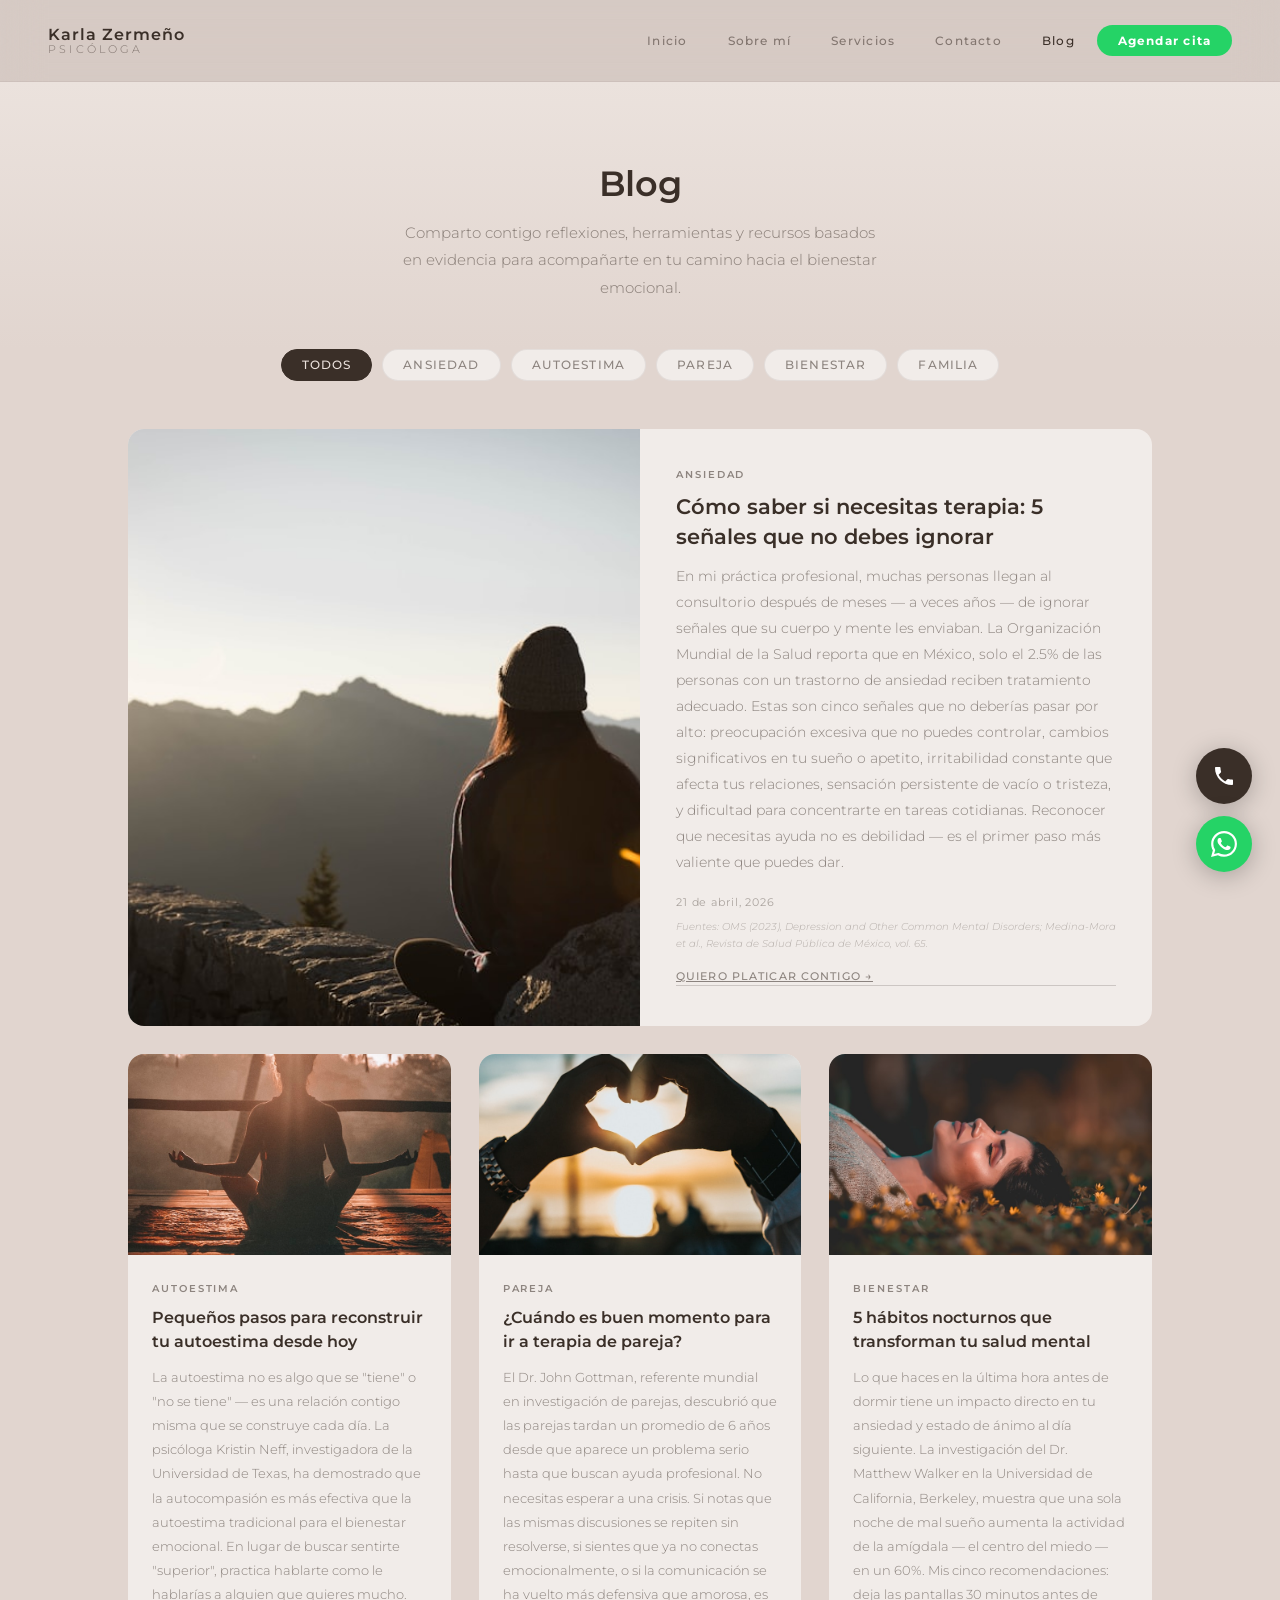
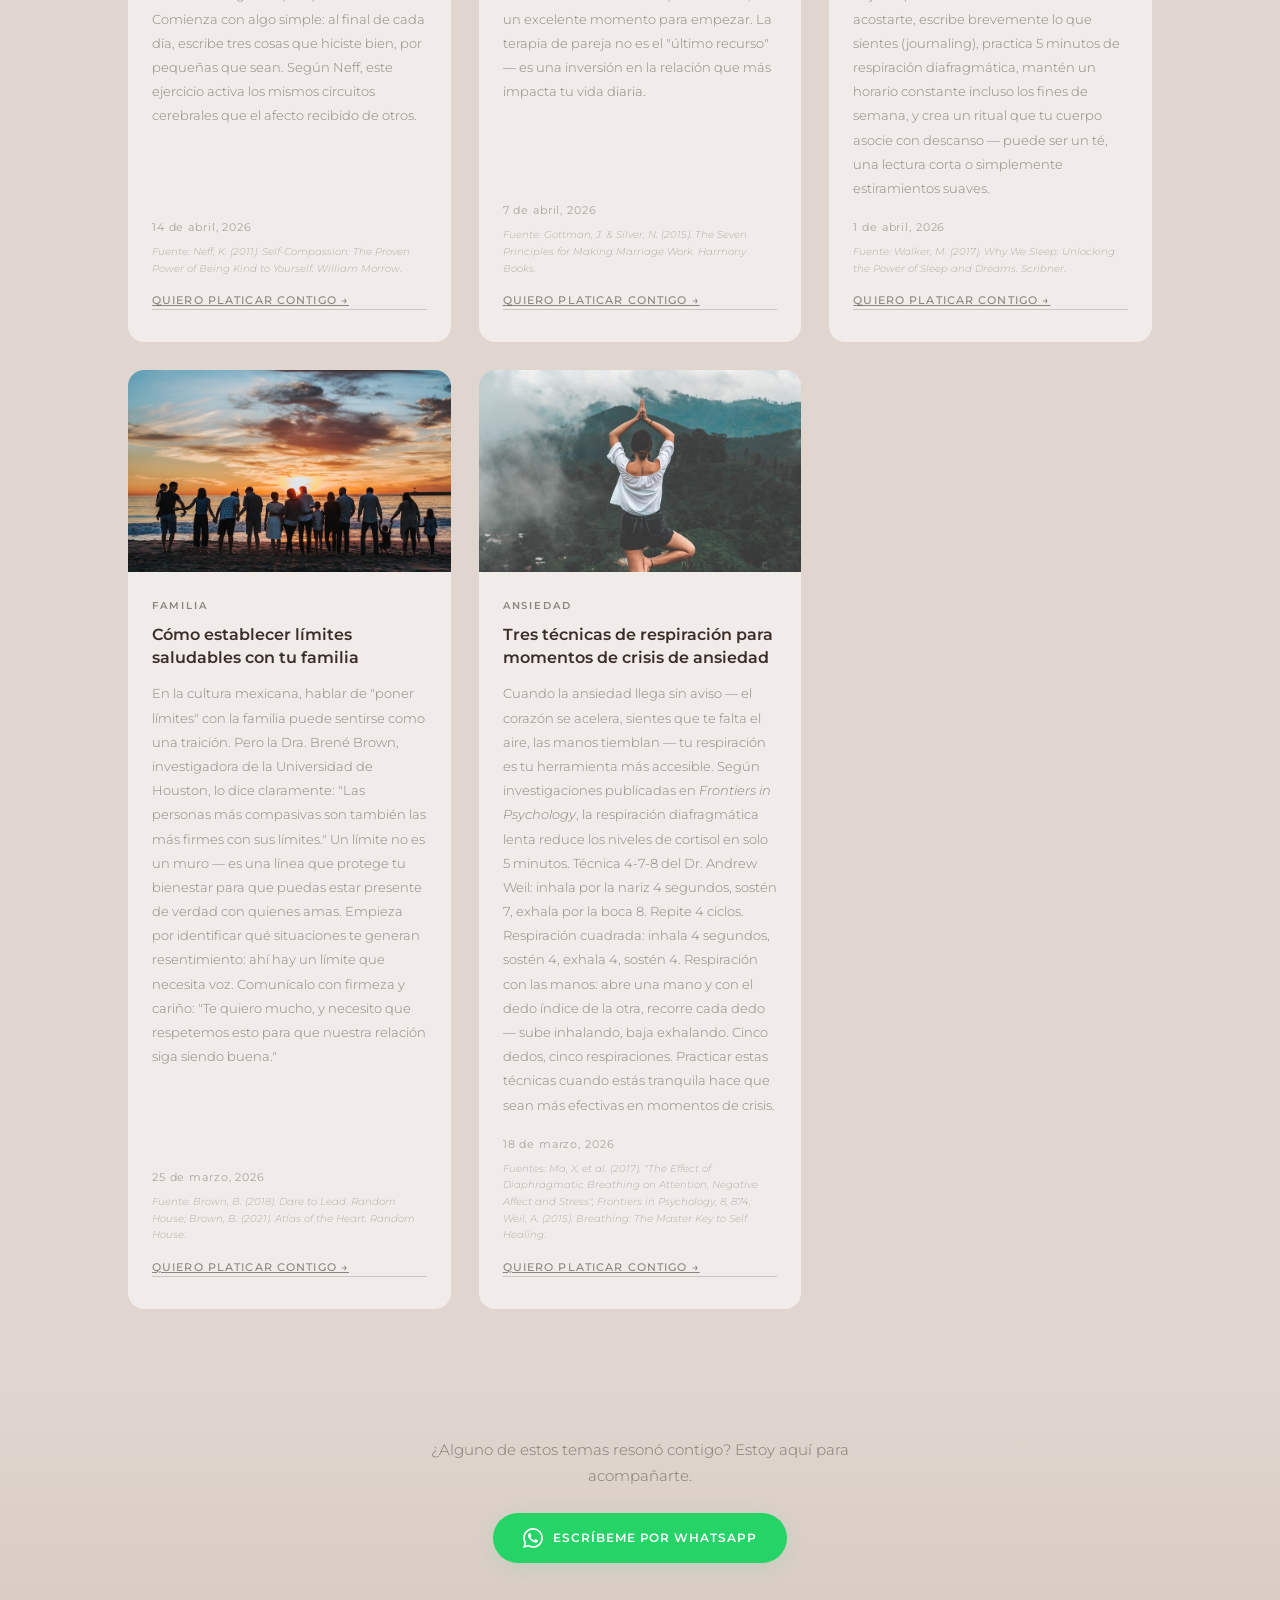
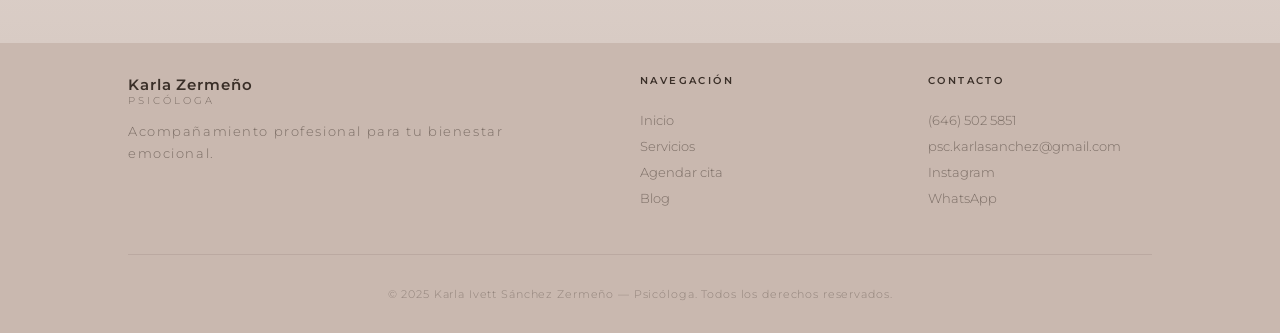
<file: web/blog.html>
<!DOCTYPE html>
<html lang="es">
<head>
  <meta charset="UTF-8" />
  <meta name="viewport" content="width=device-width, initial-scale=1.0" />
  <title>Blog — Psicóloga Karla Zermeño | Bienestar Emocional</title>
  <meta name="description" content="Artículos sobre ansiedad, autoestima, relaciones de pareja y bienestar emocional. Recursos de la psicóloga Karla Zermeño en Ensenada, B.C." />
  <link rel="canonical" href="https://psic-karlazermeno.com/blog" />

  <meta property="og:title" content="Blog — Psicóloga Karla Zermeño" />
  <meta property="og:description" content="Artículos y recursos sobre salud mental, ansiedad, autoestima y bienestar emocional." />
  <meta property="og:type" content="website" />
  <meta property="og:url" content="https://psic-karlazermeno.com/blog" />
  <meta property="og:locale" content="es_MX" />

  <link rel="preconnect" href="https://fonts.googleapis.com" />
  <link rel="preconnect" href="https://fonts.gstatic.com" crossorigin />
  <link href="https://fonts.googleapis.com/css2?family=Montserrat:wght@300;400;500;600;700&display=swap" rel="stylesheet" />

  <link rel="stylesheet" href="assets/css/variables.css" />
  <link rel="stylesheet" href="assets/css/base.css" />
  <link rel="stylesheet" href="assets/css/header.css" />
  <link rel="stylesheet" href="assets/css/new-sections.css" />
  <link rel="stylesheet" href="assets/css/sections.css" />
  <link rel="stylesheet" href="assets/css/responsive.css" />
  <link rel="stylesheet" href="assets/css/blog.css" />
</head>
<body class="blog-page">

  <header>
    <div class="header-brand">
      <span class="brand-name">Karla Zermeño</span>
      <span class="brand-title">Psicóloga</span>
    </div>
    <nav id="main-nav">
      <a href="/">Inicio</a>
      <a href="/#sobre-mi">Sobre mí</a>
      <a href="/#terapias">Servicios</a>
      <a href="/#contacto">Contacto</a>
      <a href="blog.html" style="color: var(--ink);">Blog</a>
      <a href="agendar.html" class="nav-cta">Agendar cita</a>
    </nav>
    <button class="nav-toggle" id="nav-toggle" aria-label="Abrir menú">
      <span></span><span></span><span></span>
    </button>
  </header>

  <main>

    <!-- ═══════════════════════════════════════════ BLOG HERO -->
    <div class="blog-hero">
      <h1>Blog</h1>
      <p>Comparto contigo reflexiones, herramientas y recursos basados en evidencia para acompañarte en tu camino hacia el bienestar emocional.</p>
    </div>

    <!-- ═══════════════════════════════════════ CATEGORIES -->
    <div class="blog-categories">
      <a href="#" class="blog-cat blog-cat--active">Todos</a>
      <a href="#" class="blog-cat">Ansiedad</a>
      <a href="#" class="blog-cat">Autoestima</a>
      <a href="#" class="blog-cat">Pareja</a>
      <a href="#" class="blog-cat">Bienestar</a>
      <a href="#" class="blog-cat">Familia</a>
    </div>

    <!-- ═══════════════════════════════════════════ POSTS -->
    <div class="blog-posts">
      <div class="blog-posts-grid">

        <!-- ── FEATURED: Señales de que necesitas terapia ──────── -->
        <article class="blog-post-card blog-post-card--featured">
          <div class="blog-post-card__img">
            <img src="assets/img/blog-ansiedad-senales.jpg" alt="Persona reflexionando en la montaña al atardecer" loading="lazy" />
          </div>
          <div class="blog-post-card__body">
            <span class="blog-post-card__tag">Ansiedad</span>
            <h2 class="blog-post-card__title">Cómo saber si necesitas terapia: 5 señales que no debes ignorar</h2>
            <p class="blog-post-card__excerpt">
              En mi práctica profesional, muchas personas llegan al consultorio después de meses
              — a veces años — de ignorar señales que su cuerpo y mente les enviaban. La
              Organización Mundial de la Salud reporta que en México, solo el 2.5% de las personas
              con un trastorno de ansiedad reciben tratamiento adecuado. Estas son cinco señales
              que no deberías pasar por alto: preocupación excesiva que no puedes controlar,
              cambios significativos en tu sueño o apetito, irritabilidad constante que afecta tus
              relaciones, sensación persistente de vacío o tristeza, y dificultad para concentrarte
              en tareas cotidianas. Reconocer que necesitas ayuda no es debilidad — es el primer
              paso más valiente que puedes dar.
            </p>
            <span class="blog-post-card__date">21 de abril, 2026</span>
            <span class="blog-post-card__sources">Fuentes: OMS (2023), <em>Depression and Other Common Mental Disorders</em>; Medina-Mora et al., <em>Revista de Salud Pública de México</em>, vol. 65.</span>
            <a href="https://wa.me/526465025851?text=Hola%20Karla,%20leí%20tu%20artículo%20sobre%20señales%20de%20ansiedad%20y%20me%20gustaría%20platicar%20contigo" class="blog-post-card__cta" target="_blank" rel="noopener">Quiero platicar contigo →</a>
          </div>
        </article>

        <!-- ── Post: Autoestima ────────────────────────────────── -->
        <article class="blog-post-card">
          <div class="blog-post-card__img">
            <img src="assets/img/blog-autoestima.jpg" alt="Persona meditando al amanecer entre palmeras" loading="lazy" />
          </div>
          <div class="blog-post-card__body">
            <span class="blog-post-card__tag">Autoestima</span>
            <h2 class="blog-post-card__title">Pequeños pasos para reconstruir tu autoestima desde hoy</h2>
            <p class="blog-post-card__excerpt">
              La autoestima no es algo que se "tiene" o "no se tiene" — es una relación
              contigo misma que se construye cada día. La psicóloga Kristin Neff, investigadora
              de la Universidad de Texas, ha demostrado que la autocompasión es más efectiva que
              la autoestima tradicional para el bienestar emocional. En lugar de buscar sentirte
              "superior", practica hablarte como le hablarías a alguien que quieres mucho.
              Comienza con algo simple: al final de cada día, escribe tres cosas que hiciste bien,
              por pequeñas que sean. Según Neff, este ejercicio activa los mismos circuitos
              cerebrales que el afecto recibido de otros.
            </p>
            <span class="blog-post-card__date">14 de abril, 2026</span>
            <span class="blog-post-card__sources">Fuente: Neff, K. (2011). <em>Self-Compassion: The Proven Power of Being Kind to Yourself</em>. William Morrow.</span>
            <a href="https://wa.me/526465025851?text=Hola%20Karla,%20leí%20tu%20artículo%20sobre%20autoestima%20y%20me%20gustaría%20trabajar%20en%20eso" class="blog-post-card__cta" target="_blank" rel="noopener">Quiero platicar contigo →</a>
          </div>
        </article>

        <!-- ── Post: Terapia de pareja ─────────────────────────── -->
        <article class="blog-post-card">
          <div class="blog-post-card__img">
            <img src="assets/img/blog-pareja.jpg" alt="Manos de pareja formando un corazón al atardecer" loading="lazy" />
          </div>
          <div class="blog-post-card__body">
            <span class="blog-post-card__tag">Pareja</span>
            <h2 class="blog-post-card__title">¿Cuándo es buen momento para ir a terapia de pareja?</h2>
            <p class="blog-post-card__excerpt">
              El Dr. John Gottman, referente mundial en investigación de parejas, descubrió que
              las parejas tardan un promedio de 6 años desde que aparece un problema serio
              hasta que buscan ayuda profesional. No necesitas esperar a una crisis. Si notas que
              las mismas discusiones se repiten sin resolverse, si sientes que ya no conectas
              emocionalmente, o si la comunicación se ha vuelto más defensiva que amorosa,
              es un excelente momento para empezar. La terapia de pareja no es el "último recurso"
              — es una inversión en la relación que más impacta tu vida diaria.
            </p>
            <span class="blog-post-card__date">7 de abril, 2026</span>
            <span class="blog-post-card__sources">Fuente: Gottman, J. & Silver, N. (2015). <em>The Seven Principles for Making Marriage Work</em>. Harmony Books.</span>
            <a href="https://wa.me/526465025851?text=Hola%20Karla,%20me%20interesa%20la%20terapia%20de%20pareja" class="blog-post-card__cta" target="_blank" rel="noopener">Quiero platicar contigo →</a>
          </div>
        </article>

        <!-- ── Post: Hábitos nocturnos ─────────────────────────── -->
        <article class="blog-post-card">
          <div class="blog-post-card__img">
            <img src="assets/img/blog-habitos-nocturnos.jpg" alt="Mujer descansando pacíficamente entre flores" loading="lazy" />
          </div>
          <div class="blog-post-card__body">
            <span class="blog-post-card__tag">Bienestar</span>
            <h2 class="blog-post-card__title">5 hábitos nocturnos que transforman tu salud mental</h2>
            <p class="blog-post-card__excerpt">
              Lo que haces en la última hora antes de dormir tiene un impacto directo en tu
              ansiedad y estado de ánimo al día siguiente. La investigación del Dr. Matthew Walker
              en la Universidad de California, Berkeley, muestra que una sola noche de mal sueño
              aumenta la actividad de la amígdala — el centro del miedo — en un 60%. Mis cinco
              recomendaciones: deja las pantallas 30 minutos antes de acostarte, escribe
              brevemente lo que sientes (journaling), practica 5 minutos de respiración
              diafragmática, mantén un horario constante incluso los fines de semana, y crea
              un ritual que tu cuerpo asocie con descanso — puede ser un té, una lectura corta
              o simplemente estiramientos suaves.
            </p>
            <span class="blog-post-card__date">1 de abril, 2026</span>
            <span class="blog-post-card__sources">Fuente: Walker, M. (2017). <em>Why We Sleep: Unlocking the Power of Sleep and Dreams</em>. Scribner.</span>
            <a href="https://wa.me/526465025851?text=Hola%20Karla,%20quiero%20mejorar%20mi%20descanso%20y%20bienestar" class="blog-post-card__cta" target="_blank" rel="noopener">Quiero platicar contigo →</a>
          </div>
        </article>

        <!-- ── Post: Límites familiares ────────────────────────── -->
        <article class="blog-post-card">
          <div class="blog-post-card__img">
            <img src="assets/img/blog-limites-familia.jpg" alt="Familia unida frente al atardecer en la playa" loading="lazy" />
          </div>
          <div class="blog-post-card__body">
            <span class="blog-post-card__tag">Familia</span>
            <h2 class="blog-post-card__title">Cómo establecer límites saludables con tu familia</h2>
            <p class="blog-post-card__excerpt">
              En la cultura mexicana, hablar de "poner límites" con la familia puede sentirse
              como una traición. Pero la Dra. Brené Brown, investigadora de la Universidad de
              Houston, lo dice claramente: "Las personas más compasivas son también las más
              firmes con sus límites." Un límite no es un muro — es una línea que protege
              tu bienestar para que puedas estar presente de verdad con quienes amas.
              Empieza por identificar qué situaciones te generan resentimiento: ahí hay un
              límite que necesita voz. Comunícalo con firmeza y cariño: "Te quiero mucho, y
              necesito que respetemos esto para que nuestra relación siga siendo buena."
            </p>
            <span class="blog-post-card__date">25 de marzo, 2026</span>
            <span class="blog-post-card__sources">Fuente: Brown, B. (2018). <em>Dare to Lead</em>. Random House; Brown, B. (2021). <em>Atlas of the Heart</em>. Random House.</span>
            <a href="https://wa.me/526465025851?text=Hola%20Karla,%20necesito%20ayuda%20para%20establecer%20límites%20con%20mi%20familia" class="blog-post-card__cta" target="_blank" rel="noopener">Quiero platicar contigo →</a>
          </div>
        </article>

        <!-- ── Post: Respiración en crisis ─────────────────────── -->
        <article class="blog-post-card">
          <div class="blog-post-card__img">
            <img src="assets/img/blog-respiracion.jpg" alt="Mujer practicando yoga al aire libre entre montañas" loading="lazy" />
          </div>
          <div class="blog-post-card__body">
            <span class="blog-post-card__tag">Ansiedad</span>
            <h2 class="blog-post-card__title">Tres técnicas de respiración para momentos de crisis de ansiedad</h2>
            <p class="blog-post-card__excerpt">
              Cuando la ansiedad llega sin aviso — el corazón se acelera, sientes que te falta
              el aire, las manos tiemblan — tu respiración es tu herramienta más accesible.
              Según investigaciones publicadas en <em>Frontiers in Psychology</em>, la respiración
              diafragmática lenta reduce los niveles de cortisol en solo 5 minutos.
              Técnica 4-7-8 del Dr. Andrew Weil: inhala por la nariz 4 segundos, sostén 7,
              exhala por la boca 8. Repite 4 ciclos.
              Respiración cuadrada: inhala 4 segundos, sostén 4, exhala 4, sostén 4.
              Respiración con las manos: abre una mano y con el dedo índice de la otra, recorre
              cada dedo — sube inhalando, baja exhalando. Cinco dedos, cinco respiraciones.
              Practicar estas técnicas cuando estás tranquila hace que sean más efectivas en
              momentos de crisis.
            </p>
            <span class="blog-post-card__date">18 de marzo, 2026</span>
            <span class="blog-post-card__sources">Fuentes: Ma, X. et al. (2017). "The Effect of Diaphragmatic Breathing on Attention, Negative Affect and Stress", <em>Frontiers in Psychology</em>, 8, 874; Weil, A. (2015). <em>Breathing: The Master Key to Self Healing</em>.</span>
            <a href="https://wa.me/526465025851?text=Hola%20Karla,%20tengo%20crisis%20de%20ansiedad%20y%20me%20gustaría%20recibir%20ayuda" class="blog-post-card__cta" target="_blank" rel="noopener">Quiero platicar contigo →</a>
          </div>
        </article>

      </div>
    </div>

    <!-- ═══════════════════════════════════════════ BLOG CTA -->
    <div class="blog-cta">
      <p>¿Alguno de estos temas resonó contigo? Estoy aquí para acompañarte.</p>
      <a href="https://wa.me/526465025851?text=Hola%20Karla,%20leí%20tu%20blog%20y%20me%20gustaría%20agendar%20una%20cita" target="_blank" rel="noopener noreferrer" class="btn-primary">
        <svg viewBox="0 0 24 24" fill="currentColor" width="20" height="20" aria-hidden="true"><path d="M17.472 14.382c-.297-.149-1.758-.867-2.03-.967-.273-.099-.471-.148-.67.15-.197.297-.767.966-.94 1.164-.173.199-.347.223-.644.075-.297-.15-1.255-.463-2.39-1.475-.883-.788-1.48-1.761-1.653-2.059-.173-.297-.018-.458.13-.606.134-.133.298-.347.446-.52.149-.174.198-.298.298-.497.099-.198.05-.371-.025-.52-.075-.149-.669-1.612-.916-2.207-.242-.579-.487-.5-.669-.51-.173-.008-.371-.01-.57-.01-.198 0-.52.074-.792.372-.272.297-1.04 1.016-1.04 2.479 0 1.462 1.065 2.875 1.213 3.074.149.198 2.096 3.2 5.077 4.487.709.306 1.262.489 1.694.625.712.227 1.36.195 1.871.118.571-.085 1.758-.719 2.006-1.413.248-.694.248-1.289.173-1.413-.074-.124-.272-.198-.57-.347m-5.421 7.403h-.004a9.87 9.87 0 01-5.031-1.378l-.361-.214-3.741.982.998-3.648-.235-.374a9.86 9.86 0 01-1.51-5.26c.001-5.45 4.436-9.884 9.888-9.884 2.64 0 5.122 1.03 6.988 2.898a9.825 9.825 0 012.893 6.994c-.003 5.45-4.437 9.884-9.885 9.884m8.413-18.297A11.815 11.815 0 0012.05 0C5.495 0 .16 5.335.157 11.892c0 2.096.547 4.142 1.588 5.945L.057 24l6.305-1.654a11.882 11.882 0 005.683 1.448h.005c6.554 0 11.89-5.335 11.893-11.893a11.821 11.821 0 00-3.48-8.413z"/></svg>
        Escríbeme por WhatsApp
      </a>
    </div>

  </main>

  <!-- ═══════════════════════════════════════════ FOOTER -->
  <footer>
    <div class="footer-grid">
      <div class="footer-brand">
        <span class="footer-name">Karla Zermeño</span>
        <span class="footer-title">Psicóloga</span>
        <p class="footer-tagline">Acompañamiento profesional para tu bienestar emocional.</p>
      </div>
      <div class="footer-links">
        <span class="footer-heading">Navegación</span>
        <a href="/">Inicio</a>
        <a href="/#terapias">Servicios</a>
        <a href="agendar.html">Agendar cita</a>
        <a href="blog.html">Blog</a>
      </div>
      <div class="footer-contact">
        <span class="footer-heading">Contacto</span>
        <a href="tel:6465025851">(646) 502 5851</a>
        <a href="mailto:psc.karlasanchez@gmail.com">psc.karlasanchez@gmail.com</a>
        <a href="https://instagram.com/karlazzermeno" target="_blank" rel="noopener">Instagram</a>
        <a href="https://wa.me/526465025851" target="_blank" rel="noopener">WhatsApp</a>
      </div>
    </div>
    <div class="footer-bottom">
      <p>&copy; 2025 Karla Ivett Sánchez Zermeño &mdash; Psicóloga. Todos los derechos reservados.</p>
    </div>
  </footer>

  <!-- Floating buttons -->
  <div class="floating-buttons">
    <a href="tel:6465025851" class="float-btn float-btn--phone" aria-label="Llamar">
      <svg viewBox="0 0 24 24" fill="currentColor" width="24" height="24"><path d="M6.62 10.79c1.44 2.83 3.76 5.14 6.59 6.59l2.2-2.2c.27-.27.67-.36 1.02-.24 1.12.37 2.33.57 3.57.57.55 0 1 .45 1 1V20c0 .55-.45 1-1 1-9.39 0-17-7.61-17-17 0-.55.45-1 1-1h3.5c.55 0 1 .45 1 1 0 1.25.2 2.45.57 3.57.11.35.03.74-.25 1.02l-2.2 2.2z"/></svg>
    </a>
    <a href="https://wa.me/526465025851" target="_blank" rel="noopener noreferrer" class="float-btn float-btn--whatsapp" aria-label="WhatsApp">
      <svg viewBox="0 0 24 24" fill="currentColor" width="26" height="26"><path d="M17.472 14.382c-.297-.149-1.758-.867-2.03-.967-.273-.099-.471-.148-.67.15-.197.297-.767.966-.94 1.164-.173.199-.347.223-.644.075-.297-.15-1.255-.463-2.39-1.475-.883-.788-1.48-1.761-1.653-2.059-.173-.297-.018-.458.13-.606.134-.133.298-.347.446-.52.149-.174.198-.298.298-.497.099-.198.05-.371-.025-.52-.075-.149-.669-1.612-.916-2.207-.242-.579-.487-.5-.669-.51-.173-.008-.371-.01-.57-.01-.198 0-.52.074-.792.372-.272.297-1.04 1.016-1.04 2.479 0 1.462 1.065 2.875 1.213 3.074.149.198 2.096 3.2 5.077 4.487.709.306 1.262.489 1.694.625.712.227 1.36.195 1.871.118.571-.085 1.758-.719 2.006-1.413.248-.694.248-1.289.173-1.413-.074-.124-.272-.198-.57-.347m-5.421 7.403h-.004a9.87 9.87 0 01-5.031-1.378l-.361-.214-3.741.982.998-3.648-.235-.374a9.86 9.86 0 01-1.51-5.26c.001-5.45 4.436-9.884 9.888-9.884 2.64 0 5.122 1.03 6.988 2.898a9.825 9.825 0 012.893 6.994c-.003 5.45-4.437 9.884-9.885 9.884m8.413-18.297A11.815 11.815 0 0012.05 0C5.495 0 .16 5.335.157 11.892c0 2.096.547 4.142 1.588 5.945L.057 24l6.305-1.654a11.882 11.882 0 005.683 1.448h.005c6.554 0 11.89-5.335 11.893-11.893a11.821 11.821 0 00-3.48-8.413z"/></svg>
    </a>
  </div>

  <script>
    document.getElementById('nav-toggle').addEventListener('click', function() {
      document.getElementById('main-nav').classList.toggle('nav--open');
      this.classList.toggle('nav-toggle--active');
    });
    document.querySelectorAll('#main-nav a').forEach(function(a) {
      a.addEventListener('click', function() {
        document.getElementById('main-nav').classList.remove('nav--open');
        document.getElementById('nav-toggle').classList.remove('nav-toggle--active');
      });
    });
  </script>

</body>
</html>
</file>
<file: web/assets/css/variables.css>
/* ================================================================
   DESIGN TOKENS
   Paleta suave y cálida — Karla Zermeño, Psicóloga
   ================================================================ */

:root {
  /* Colour palette — azul cálido híbrido */
  --navy:        #243d5c;
  --navy-light:  #2e4d6e;
  --navy-mid:    #294463;
  --navy-dark:   #1b3048;
  --sky:         #b2d5f1;
  --sky-light:   #c8e2f6;
  --sky-dark:    #9cc5e8;
  --cream:       #e1d5cf;
  --cream-dim:   rgba(225, 213, 207, 0.15);
  --cream-hint:  rgba(225, 213, 207, 0.06);
  --cream-section: rgba(225, 213, 207, 0.08);
  --navy-warm:   #2f4a66;
  --white:       #F0EDE8;
  --white-pure:  #ffffff;
  --white-dim:   rgba(240, 237, 232, 0.65);
  --white-faint: rgba(240, 237, 232, 0.07);
  --accent-line: rgba(240, 237, 232, 0.1);
  --accent-warm: rgba(225, 213, 207, 0.12);

  /* Typography */
  --font-family: 'Montserrat', sans-serif;

  /* Spacing scale */
  --spacing-xs:  8px;
  --spacing-sm:  16px;
  --spacing-md:  32px;
  --spacing-lg:  48px;
  --spacing-xl:  64px;
  --spacing-2xl: 96px;

  /* Layout */
  --header-height: 82px;
  --section-padding-x: 10%;

  /* Soft radius */
  --radius-sm: 8px;
  --radius-md: 14px;
  --radius-lg: 20px;
}
</file>
<file: web/assets/css/base.css>
/* ================================================================
   BASE — reset, body, shared section components
   ================================================================ */

*, *::before, *::after {
  box-sizing: border-box;
  margin: 0;
  padding: 0;
}

html {
  scroll-behavior: smooth;
}

body {
  font-family: var(--font-family);
  background-color: var(--navy);
  color: var(--white);
  overflow-x: hidden;
  -webkit-font-smoothing: antialiased;
}

main {
  padding-top: var(--header-height);
}

/* ── Shared section layout ─────────────────────────────────── */

section {
  padding: var(--spacing-2xl) var(--section-padding-x);
  position: relative;
}

.section-label {
  font-size: 0.68rem;
  font-weight: 400;
  letter-spacing: 0.35em;
  text-transform: uppercase;
  color: var(--white-dim);
  margin-bottom: 14px;
}

.section-title {
  font-size: 2rem;
  font-weight: 600;
  letter-spacing: 0.02em;
  color: var(--white);
  margin-bottom: 48px;
  position: relative;
}

.section-title::after {
  content: '';
  display: block;
  width: 40px;
  height: 2px;
  background: var(--cream);
  opacity: 0.5;
  margin-top: 16px;
  border-radius: 1px;
}

/* ── Fluid typography defaults ────────────────────────────── */

h1, .hero-title { font-size: clamp(2rem, 4vw, 3.2rem); }
h2, .section-title { font-size: clamp(1.5rem, 3vw, 2.2rem); }
h3 { font-size: clamp(1rem, 1.4vw, 1.1rem); }
</file>
<file: web/assets/css/header.css>
/* ================================================================
   HEADER & NAV
   ================================================================ */

header {
  position: fixed;
  top: 0;
  left: 0;
  right: 0;
  z-index: 100;
  display: flex;
  align-items: center;
  justify-content: space-between;
  padding: 0 var(--spacing-lg);
  height: var(--header-height);
  background: rgba(27, 48, 72, 0.82);
  backdrop-filter: blur(20px);
  -webkit-backdrop-filter: blur(20px);
  border-bottom: 1px solid rgba(240,237,232,0.1);
  transition: background 0.4s;
}

header.header-scrolled {
  background: rgba(27,48,72,0.97);
}

/* Brand ──────────────────────────────────────────────────────── */

.header-brand {
  display: flex;
  flex-direction: column;
  line-height: 1.15;
}

.header-brand .brand-name {
  font-size: 1.02rem;
  font-weight: 600;
  letter-spacing: 0.06em;
  color: var(--white);
}

.header-brand .brand-title {
  font-size: 0.66rem;
  font-weight: 300;
  letter-spacing: 0.3em;
  text-transform: uppercase;
  color: var(--sky);
}

/* Navigation ─────────────────────────────────────────────────── */

nav {
  display: flex;
  gap: 4px;
}

nav a {
  display: inline-block;
  padding: var(--spacing-xs) 18px;
  font-size: 0.76rem;
  font-weight: 500;
  letter-spacing: 0.1em;
  color: var(--white-dim);
  text-decoration: none;
  border-radius: var(--radius-sm);
  transition: color 0.3s, background 0.3s;
}

nav a:hover {
  color: var(--white);
  background: var(--white-faint);
}
</file>
<file: web/assets/css/sections.css>
/* ================================================================
   SECTIONS — sobre mí · terapias · contacto · cita · ubicación · footer
   Flujo suave, sin bordes duros entre secciones
   ================================================================ */

/* ── Sobre mí ─────────────────────────────────────────────── */

#sobre-mi {
  display: flex;
  flex-direction: column;
  background: var(--cream);
}

#sobre-mi .section-label { color: rgba(58, 47, 40, 0.5); }
#sobre-mi .section-title { color: var(--navy-dark); }
#sobre-mi .section-title::after { background: var(--navy-dark); opacity: 0.2; }
#sobre-mi .quien-soy-text p { color: rgba(58, 47, 40, 0.6); }
#sobre-mi .about-quote { color: var(--navy-dark); border-left-color: rgba(47, 74, 102, 0.25); }
#sobre-mi .credential-badge { color: rgba(58, 47, 40, 0.6); background: rgba(47, 74, 102, 0.07); border-color: rgba(47, 74, 102, 0.1); }

.quien-soy-inner {
  display: grid;
  grid-template-columns: 1fr 360px;
  gap: var(--spacing-xl);
  align-items: start;
}

.quien-soy-text p {
  font-size: 0.92rem;
  font-weight: 300;
  line-height: 2;
  color: var(--white-dim);
  max-width: 560px;
}

.quien-soy-text p + p {
  margin-top: 18px;
}

/* Photo frame */
.quien-soy-image {
  position: relative;
}

.quien-soy-image .img-frame {
  width: 100%;
  aspect-ratio: 3 / 4;
  background: rgba(47, 74, 102, 0.06);
  overflow: hidden;
  position: relative;
  border-radius: var(--radius-md);
  border: 1px solid rgba(47, 74, 102, 0.08);
}

.quien-soy-image .img-frame::before,
.quien-soy-image .img-frame::after {
  content: '';
  position: absolute;
  width: 32px;
  height: 32px;
  border-color: var(--navy-dark);
  opacity: 0.2;
  border-style: solid;
  z-index: 2;
}

.quien-soy-image .img-frame::before {
  top: -8px;
  left: -8px;
  border-width: 1.5px 0 0 1.5px;
  border-radius: 4px 0 0 0;
}

.quien-soy-image .img-frame::after {
  bottom: -8px;
  right: -8px;
  border-width: 0 1.5px 1.5px 0;
  border-radius: 0 0 4px 0;
}

.quien-soy-image img {
  width: 100%;
  height: 100%;
  object-fit: cover;
  display: block;
}

.img-placeholder {
  width: 100%;
  height: 100%;
  min-height: 420px;
  display: flex;
  align-items: center;
  justify-content: center;
  background: rgba(47, 74, 102, 0.06);
}

.img-placeholder span {
  font-size: 0.7rem;
  letter-spacing: 0.3em;
  text-transform: uppercase;
  color: var(--white-dim);
}

/* ── Terapias ──────────────────────────────────────────────── */

#terapias {
  background:
    radial-gradient(ellipse 70% 50% at 15% 85%, rgba(210, 195, 185, 0.4) 0%, transparent 65%),
    radial-gradient(ellipse 50% 40% at 85% 15%, rgba(220, 208, 200, 0.3) 0%, transparent 55%),
    linear-gradient(180deg, #f3ece6 0%, #eee6df 50%, #f6f1eb 100%);
}

#terapias .section-label { color: rgba(58, 47, 40, 0.55); }
#terapias .section-title { color: #193453; }
#terapias .section-title::after { background: #193453; opacity: 0.2; }
#terapias .terapias-subtitle { color: rgba(50, 40, 34, 0.65); }
#terapias .terapia-card h3 { color: #193453; }
#terapias .terapia-beneficios li { color: rgba(40, 32, 28, 0.72); }
#terapias .terapia-beneficios li::before { border-color: #193453; opacity: 0.45; }
#terapias .terapia-precio-desde { color: rgba(50, 40, 34, 0.55); }
#terapias .terapia-precio-monto { color: #193453; }
#terapias .terapia-precio-monto small { color: rgba(50, 40, 34, 0.55); }
#terapias .terapia-precio-duracion { color: rgba(50, 40, 34, 0.5); }
#terapias .terapias-cta-text { color: rgba(50, 40, 34, 0.55); }
#terapias .terapias-orientacion-text { color: #193453; }
#terapias .terapias-orientacion-sub { color: rgba(50, 40, 34, 0.55); }

.terapias-header {
  text-align: center;
  margin-bottom: var(--spacing-lg);
}

.terapias-subtitle {
  font-size: 0.95rem;
  font-weight: 300;
  line-height: 1.8;
  color: rgba(240, 237, 232, 0.7);
  max-width: 460px;
  margin: 0 auto;
}

.terapias-grid {
  display: grid;
  grid-template-columns: repeat(3, 1fr);
  gap: 20px;
  margin-top: var(--spacing-sm);
}

.terapia-card {
  background: #fcfaf8;
  border: 1px solid rgba(25, 52, 83, 0.07);
  padding: 40px 28px 32px;
  border-radius: var(--radius-md);
  position: relative;
  display: flex;
  flex-direction: column;
  box-shadow: 0 2px 12px rgba(140, 120, 100, 0.06);
  transition: background 0.4s, transform 0.35s, border-color 0.35s, box-shadow 0.4s;
  cursor: default;
}

.terapia-card:hover {
  background: #fefdfb;
  border-color: rgba(25, 52, 83, 0.14);
  transform: translateY(-4px);
  box-shadow: 0 16px 48px rgba(140, 120, 100, 0.12), 0 4px 16px rgba(25, 52, 83, 0.06);
}

.terapia-card:hover .terapia-btn {
  background: rgba(25, 52, 83, 0.1);
  border-color: rgba(25, 52, 83, 0.28);
}

/* Destacada — card estrella */
.terapia-card--destacada {
  background: #fffffe;
  border-color: rgba(25, 52, 83, 0.15);
  box-shadow: 0 6px 36px rgba(140, 120, 100, 0.1), 0 2px 8px rgba(25, 52, 83, 0.05);
  transform: scale(1.02);
  z-index: 2;
}

.terapia-card--destacada:hover {
  background: #ffffff;
  border-color: rgba(25, 52, 83, 0.22);
  box-shadow: 0 24px 64px rgba(140, 120, 100, 0.15), 0 8px 24px rgba(25, 52, 83, 0.08);
  transform: scale(1.02) translateY(-4px);
}

/* Badges */
.terapia-badge {
  position: absolute;
  top: -10px;
  left: 24px;
  padding: 5px 14px;
  font-size: 0.6rem;
  font-weight: 600;
  letter-spacing: 0.12em;
  text-transform: uppercase;
  color: #fff;
  background: linear-gradient(135deg, #2a4f6e 0%, #193453 100%);
  border-radius: 20px;
  box-shadow: 0 3px 14px rgba(25, 52, 83, 0.22);
}

.terapia-badge--online {
  background: linear-gradient(135deg, #2e8b6e 0%, #1f6f56 100%);
  box-shadow: 0 2px 12px rgba(31, 111, 86, 0.25);
}

/* Icon container */
.terapia-card-icon {
  width: 52px;
  height: 52px;
  display: flex;
  align-items: center;
  justify-content: center;
  border-radius: 12px;
  background: rgba(25, 52, 83, 0.06);
  border: 1px solid rgba(25, 52, 83, 0.08);
  color: #193453;
  opacity: 0.65;
  margin-bottom: 22px;
  transition: opacity 0.3s, transform 0.3s;
}

.terapia-card:hover .terapia-card-icon {
  opacity: 0.9;
  transform: scale(1.06);
}

.terapia-card--destacada .terapia-card-icon {
  background: rgba(25, 52, 83, 0.08);
  border-color: rgba(25, 52, 83, 0.12);
  color: #193453;
  opacity: 0.8;
}

.terapia-card h3 {
  font-size: 0.82rem;
  font-weight: 600;
  letter-spacing: 0.12em;
  text-transform: uppercase;
  color: var(--white);
  margin-bottom: 16px;
}

/* Beneficios checklist */
.terapia-beneficios {
  list-style: none;
  padding: 0;
  margin: 0 0 auto;
  display: flex;
  flex-direction: column;
  gap: 8px;
}

.terapia-beneficios li {
  font-size: 0.82rem;
  font-weight: 300;
  color: rgba(240, 237, 232, 0.78);
  padding-left: 20px;
  position: relative;
  line-height: 1.5;
}

.terapia-beneficios li::before {
  content: '';
  position: absolute;
  left: 0;
  top: 6px;
  width: 8px;
  height: 5px;
  border-left: 1.5px solid #193453;
  border-bottom: 1.5px solid #193453;
  transform: rotate(-45deg);
  opacity: 0.4;
}

.terapia-card--destacada .terapia-beneficios li::before {
  border-color: #193453;
  opacity: 0.5;
}

/* Precio block */
.terapia-precio-block {
  display: flex;
  flex-direction: column;
  margin-top: 24px;
  padding-top: 20px;
  border-top: 1px solid rgba(25, 52, 83, 0.07);
}

.terapia-precio-desde {
  font-size: 0.6rem;
  font-weight: 500;
  letter-spacing: 0.2em;
  text-transform: uppercase;
  color: rgba(240, 237, 232, 0.55);
}

.terapia-precio-monto {
  font-size: 1.6rem;
  font-weight: 700;
  color: var(--white);
  letter-spacing: -0.02em;
  margin-top: 4px;
}

.terapia-card--destacada .terapia-precio-monto {
  font-size: 1.75rem;
  color: var(--navy-dark);
}

.terapia-precio-monto small {
  font-size: 0.58rem;
  font-weight: 400;
  letter-spacing: 0.08em;
  color: rgba(240, 237, 232, 0.6);
  vertical-align: middle;
  margin-left: 4px;
}

.terapia-precio-duracion {
  font-size: 0.7rem;
  font-weight: 300;
  color: rgba(240, 237, 232, 0.5);
  margin-top: 3px;
}

/* CTA button per card */
.terapia-btn {
  display: block;
  text-align: center;
  margin-top: 20px;
  padding: 15px 20px;
  background: rgba(25, 52, 83, 0.06);
  border: 1px solid rgba(25, 52, 83, 0.14);
  border-radius: var(--radius-sm);
  color: #193453;
  text-decoration: none;
  font-family: var(--font-family);
  font-size: 0.73rem;
  font-weight: 600;
  letter-spacing: 0.1em;
  text-transform: uppercase;
  transition: background 0.35s, border-color 0.3s, transform 0.25s, box-shadow 0.4s, color 0.3s;
}

.terapia-btn:hover {
  background: #193453;
  border-color: #193453;
  color: #f6f1eb;
  transform: translateY(-2px);
  box-shadow: 0 8px 28px rgba(25, 52, 83, 0.2), 0 0 0 3px rgba(25, 52, 83, 0.04);
}

.terapia-card--destacada .terapia-btn {
  background: #193453;
  border-color: #193453;
  color: #fff;
  box-shadow: 0 3px 16px rgba(25, 52, 83, 0.15);
}

.terapia-card--destacada .terapia-btn:hover {
  background: #1e3d5f;
  border-color: #1e3d5f;
  box-shadow: 0 10px 36px rgba(25, 52, 83, 0.25), 0 0 0 3px rgba(25, 52, 83, 0.05);
}

/* Footer: CTA + orientación */
.terapias-footer {
  display: grid;
  grid-template-columns: 1fr 1fr;
  gap: 28px;
  margin-top: var(--spacing-lg);
  padding-top: var(--spacing-md);
  border-top: 1px solid rgba(25, 52, 83, 0.08);
  align-items: center;
}

#terapias .btn-cta-primary {
  background: #193453;
  border-color: #193453;
  color: #fff;
  box-shadow: 0 4px 20px rgba(25, 52, 83, 0.18);
}

#terapias .btn-cta-primary:hover {
  background: #1e3d5f;
  border-color: #1e3d5f;
  box-shadow: 0 10px 36px rgba(25, 52, 83, 0.28), 0 0 0 3px rgba(25, 52, 83, 0.05);
}

.terapias-cta-final {
  text-align: center;
}

.terapias-cta-text {
  font-size: 0.92rem;
  font-weight: 300;
  font-style: italic;
  color: rgba(225, 213, 207, 0.55);
  margin-bottom: 20px;
}

.terapias-orientacion {
  text-align: center;
  padding: 32px 24px;
  background: rgba(252, 250, 248, 0.7);
  border: 1px solid rgba(25, 52, 83, 0.07);
  border-radius: var(--radius-md);
  box-shadow: 0 2px 12px rgba(140, 120, 100, 0.06);
}

.terapias-orientacion-text {
  font-size: 0.88rem;
  font-weight: 500;
  color: var(--white);
  margin-bottom: 6px;
}

.terapias-orientacion-sub {
  font-size: 0.78rem;
  font-weight: 300;
  color: rgba(240, 237, 232, 0.5);
  margin-bottom: 18px;
}

.terapia-btn-orientacion {
  display: inline-flex;
  align-items: center;
  gap: 8px;
  padding: 12px 24px;
  background: #25d366;
  border: 1px solid #25d366;
  border-radius: var(--radius-sm);
  color: #fff;
  text-decoration: none;
  font-family: var(--font-family);
  font-size: 0.7rem;
  font-weight: 600;
  letter-spacing: 0.08em;
  text-transform: uppercase;
  transition: background 0.3s, border-color 0.3s, transform 0.2s, box-shadow 0.3s;
}

.terapia-btn-orientacion:hover {
  background: #1ebe5d;
  border-color: #1ebe5d;
  transform: translateY(-1px);
  box-shadow: 0 4px 16px rgba(37, 211, 102, 0.25);
}

/* ── Contacto ──────────────────────────────────────────────── */

#contacto {
  background:
    radial-gradient(circle at top left, rgba(55, 85, 122, 0.5) 0%, transparent 40%),
    radial-gradient(circle at bottom right, rgba(36, 63, 96, 0.45) 0%, transparent 35%),
    linear-gradient(135deg, #1f3550, #244766, #1f3550);
}

.contacto-grid {
  display: grid;
  grid-template-columns: 1fr 1fr;
  gap: var(--spacing-xl);
  align-items: start;
}

.contacto-info {
  background: rgba(255, 255, 255, 0.04);
  border: 1px solid rgba(178, 213, 241, 0.08);
  border-radius: var(--radius-md);
  padding: 36px 32px;
  backdrop-filter: blur(10px);
  -webkit-backdrop-filter: blur(10px);
  transition: border-color 0.4s, box-shadow 0.4s;
}

.contacto-info:hover {
  border-color: rgba(178, 213, 241, 0.16);
  box-shadow: 0 8px 40px rgba(0, 0, 0, 0.15);
}

.contact-item {
  display: flex;
  gap: 1rem;
  margin-bottom: 1.5rem;
  align-items: flex-start;
}

.contact-item:last-child {
  margin-bottom: 0;
}

.contact-icon {
  width: 40px;
  height: 40px;
  flex-shrink: 0;
  border-radius: 10px;
  background: rgba(240,237,232,0.07);
  border: 1px solid rgba(240,237,232,0.1);
  display: flex;
  align-items: center;
  justify-content: center;
}

.contact-icon svg {
  width: 18px;
  height: 18px;
  stroke: var(--sky);
}

.contacto-dato__label {
  font-size: 0.6rem;
  font-weight: 600;
  letter-spacing: 0.3em;
  text-transform: uppercase;
  color: var(--sky);
  opacity: 0.6;
}

.contacto-dato__value {
  font-size: 0.92rem;
  font-weight: 300;
  color: var(--white);
  text-decoration: none;
  transition: color 0.3s;
}

.contacto-dato__value:hover { color: var(--sky-light); }

.contacto-dato__value--email {
  font-size: 0.82rem;
  letter-spacing: 0.03em;
}

.btn-whatsapp {
  display: inline-flex;
  align-items: center;
  gap: 10px;
  margin-top: 28px;
  padding: 14px 26px;
  background: #25d366;
  color: #fff;
  text-decoration: none;
  font-size: 0.76rem;
  font-weight: 600;
  letter-spacing: 0.1em;
  text-transform: uppercase;
  border-radius: 100px;
  box-shadow: 0 4px 20px rgba(37,211,102,0.22);
  transition: background 0.3s, transform 0.2s, box-shadow 0.3s;
}

.btn-whatsapp:hover {
  background: #1ebe5d;
  transform: translateY(-1px);
  box-shadow: 0 4px 16px rgba(37, 211, 102, 0.25);
}

.btn-whatsapp__icon {
  width: 18px;
  height: 18px;
  flex-shrink: 0;
}

.contacto-header {
  text-align: center;
  margin-bottom: var(--spacing-xl);
}

.contacto-subtitle {
  font-size: 0.95rem;
  font-weight: 300;
  line-height: 1.8;
  color: rgba(255, 255, 255, 0.6);
  max-width: 480px;
  margin: 0 auto;
}

.contacto-cta-card {
  background: rgba(255, 255, 255, 0.04);
  border: 1px solid rgba(178, 213, 241, 0.08);
  border-radius: var(--radius-md);
  padding: 36px 32px;
  backdrop-filter: blur(10px);
  -webkit-backdrop-filter: blur(10px);
  display: flex;
  flex-direction: column;
  align-items: center;
  text-align: center;
  gap: 16px;
  transition: border-color 0.4s, box-shadow 0.4s;
}

.contacto-cta-card:hover {
  border-color: rgba(178, 213, 241, 0.16);
  box-shadow: 0 8px 40px rgba(0, 0, 0, 0.15);
}

.contacto-cta-icon {
  width: 56px;
  height: 56px;
  display: flex;
  align-items: center;
  justify-content: center;
  background: rgba(178, 213, 241, 0.08);
  border-radius: 16px;
  color: var(--sky);
}

.contacto-cta-title {
  font-size: 1rem;
  font-weight: 600;
  letter-spacing: 0.02em;
  color: var(--white);
}

.contacto-cta-text {
  font-size: 0.84rem;
  font-weight: 300;
  line-height: 1.8;
  color: rgba(255, 255, 255, 0.6);
  max-width: 320px;
}

/* ── Agendar cita ──────────────────────────────────────────── */

#agendar-cita {
  background: linear-gradient(180deg, var(--navy-dark) 0%, var(--navy-mid) 100%);
}

#appointment-form-container {
  max-width: 560px;
}

.cita-placeholder {
  font-size: 0.85rem;
  font-weight: 300;
  letter-spacing: 0.15em;
  color: var(--white-dim);
}

/* ── Ubicación ─────────────────────────────────────────────── */

#ubicacion {
  background:
    radial-gradient(ellipse 70% 50% at 15% 85%, rgba(210, 195, 185, 0.4) 0%, transparent 65%),
    radial-gradient(ellipse 50% 40% at 85% 15%, rgba(220, 208, 200, 0.3) 0%, transparent 55%),
    linear-gradient(180deg, #f3ece6 0%, #eee6df 50%, #f6f1eb 100%);
}

#ubicacion .section-label { color: rgba(58, 47, 40, 0.5); }
#ubicacion .section-title { color: #193453; }
#ubicacion .section-title::after { background: #193453; opacity: 0.2; }

.ubicacion-inner {
  display: grid;
  grid-template-columns: 1fr 300px;
  gap: var(--spacing-xl);
  align-items: start;
}

.mapa-wrapper {
  position: relative;
  width: 100%;
  aspect-ratio: 16 / 7;
  border-radius: var(--radius-md);
  overflow: hidden;
  box-shadow: 0 8px 32px rgba(25, 52, 83, 0.1), 0 2px 8px rgba(25, 52, 83, 0.06);
  border: 1px solid rgba(25, 52, 83, 0.08);
}

.mapa-wrapper iframe {
  width: 100%;
  height: 100%;
  border: none;
  display: block;
}

.ubicacion-info {
  display: flex;
  flex-direction: column;
  gap: 24px;
}

.ubicacion-dato {
  display: flex;
  flex-direction: column;
  gap: 4px;
}

.ubicacion-dato .dato-label {
  font-size: 0.6rem;
  font-weight: 600;
  letter-spacing: 0.3em;
  text-transform: uppercase;
  color: rgba(58, 47, 40, 0.5);
}

.ubicacion-dato .dato-value {
  font-size: 0.88rem;
  font-weight: 300;
  line-height: 1.7;
  color: #193453;
}

.btn-maps {
  display: inline-block;
  margin-top: 8px;
  padding: 12px 22px;
  font-family: var(--font-family);
  font-size: 0.7rem;
  font-weight: 500;
  letter-spacing: 0.12em;
  text-transform: uppercase;
  color: #193453;
  text-decoration: none;
  border: 1.5px solid rgba(25, 52, 83, 0.25);
  border-radius: var(--radius-sm);
  transition: background 0.3s, border-color 0.3s, color 0.3s, transform 0.2s, box-shadow 0.3s;
}

.btn-maps:hover {
  background: #193453;
  color: #fff;
  border-color: #193453;
  transform: translateY(-1px);
  box-shadow: 0 4px 16px rgba(25, 52, 83, 0.18);
}

@media (max-width: 900px) {
  .ubicacion-inner {
    grid-template-columns: 1fr;
  }

  .mapa-wrapper {
    aspect-ratio: 4 / 3;
  }
}

/* ── Footer ────────────────────────────────────────────────── */

footer {
  padding: var(--spacing-md) var(--section-padding-x);
  display: flex;
  align-items: center;
  justify-content: space-between;
  background: var(--navy-dark);
}

footer p {
  font-size: 0.7rem;
  font-weight: 300;
  letter-spacing: 0.12em;
  color: var(--white-dim);
}
</file>
<file: web/assets/css/appointments.css>
/* ================================================================
   BOOKING WIDGET — calendario de citas multi-paso
   ================================================================ */

/* ── Variables de estado ──────────────────────────────────── */
:root {
  --green:      #4ade80;
  --green-bg:   rgba(74, 222, 128, 0.13);
  --yellow:     #fbbf24;
  --yellow-bg:  rgba(251, 191, 36, 0.13);
  --red:        #f87171;
  --red-bg:     rgba(248, 113, 113, 0.13);
  --blue-btn:   #1a4fd6;
  --blue-hover: #2557e0;
}

/* ── Contenedor ───────────────────────────────────────────── */

#booking-widget {
  max-width: 820px;
}

/* ── Barra de progreso ────────────────────────────────────── */

.booking-steps {
  display: flex;
  align-items: center;
  margin-bottom: 48px;
  list-style: none;
}

.bk-step {
  display: flex;
  flex-direction: column;
  align-items: center;
  gap: 6px;
  flex-shrink: 0;
}

.bk-step__num {
  width: 32px;
  height: 32px;
  border-radius: 50%;
  border: 1px solid var(--accent-line);
  display: flex;
  align-items: center;
  justify-content: center;
  font-size: 0.7rem;
  font-weight: 600;
  color: var(--white-dim);
  transition: background 0.3s, border-color 0.3s, color 0.3s;
}

.bk-step__label {
  font-size: 0.58rem;
  font-weight: 600;
  letter-spacing: 0.18em;
  text-transform: uppercase;
  color: var(--white-dim);
  transition: color 0.3s;
}

.bk-step--active .bk-step__num {
  border-color: var(--white);
  color: var(--white);
  background: var(--white-faint);
}

.bk-step--active .bk-step__label { color: var(--white); }

.bk-step--done .bk-step__num {
  border-color: var(--white);
  background: var(--white);
  color: var(--navy);
}

.bk-step--done .bk-step__label { color: var(--white-dim); }

.bk-step__line {
  flex: 1;
  height: 1px;
  background: var(--accent-line);
  margin: 0 6px 22px;
}

/* ── Paneles de cada paso ─────────────────────────────────── */

.bk-panel { display: none; }
.bk-panel.active { display: block; }

/* ── Back link ────────────────────────────────────────────── */

.bk-back {
  background: none;
  border: none;
  color: var(--white-dim);
  font-family: var(--font-family);
  font-size: 0.7rem;
  font-weight: 600;
  letter-spacing: 0.12em;
  cursor: pointer;
  padding: 0;
  margin-bottom: 20px;
  display: inline-flex;
  align-items: center;
  gap: 6px;
  transition: color 0.2s;
}

.bk-back:hover { color: var(--white); }

.bk-step-subtitle {
  font-size: 0.78rem;
  font-weight: 300;
  color: var(--white-dim);
  margin-bottom: 28px;
}

/* ================================================================
   PASO 1 — CALENDARIO
   ================================================================ */

.cal-header {
  display: flex;
  align-items: center;
  justify-content: space-between;
  margin-bottom: 20px;
}

.cal-month-label {
  font-size: 0.85rem;
  font-weight: 700;
  letter-spacing: 0.15em;
  text-transform: uppercase;
}

.cal-nav {
  background: none;
  border: 1px solid var(--accent-line);
  color: var(--white);
  width: 36px;
  height: 36px;
  font-size: 1rem;
  cursor: pointer;
  transition: background 0.2s;
  font-family: var(--font-family);
}

.cal-nav:hover { background: var(--white-faint); }
.cal-nav:disabled { opacity: 0.3; cursor: default; }

/* Grid del mes */
.cal-weekdays,
.cal-grid {
  display: grid;
  grid-template-columns: repeat(7, 1fr);
  gap: 3px;
}

.cal-weekdays { margin-bottom: 6px; }

.cal-weekdays span {
  text-align: center;
  font-size: 0.62rem;
  font-weight: 600;
  letter-spacing: 0.1em;
  color: var(--white-dim);
  padding: 4px 0;
}

.cal-grid { margin-bottom: 20px; }

.cal-day {
  aspect-ratio: 1;
  display: flex;
  flex-direction: column;
  align-items: center;
  justify-content: center;
  gap: 5px;
  border: 1px solid transparent;
  cursor: pointer;
  transition: border-color 0.15s, background 0.15s;
  user-select: none;
  border-radius: 2px;
}

.cal-day__num {
  font-size: 0.8rem;
  font-weight: 400;
  line-height: 1;
}

.cal-day__dot {
  width: 7px;
  height: 7px;
  border-radius: 50%;
  flex-shrink: 0;
}

/* Estados de disponibilidad */
.cal-day--available   { background: var(--green-bg); }
.cal-day--available   .cal-day__dot { background: var(--green); }
.cal-day--available:hover { border-color: var(--green); }

.cal-day--limited     { background: var(--yellow-bg); }
.cal-day--limited     .cal-day__dot { background: var(--yellow); }
.cal-day--limited:hover { border-color: var(--yellow); }

.cal-day--unavailable { background: var(--red-bg); cursor: not-allowed; }
.cal-day--unavailable .cal-day__dot { background: var(--red); }
.cal-day--unavailable .cal-day__num { color: var(--white-dim); }

.cal-day--past {
  opacity: 0.22;
  cursor: default;
  background: none;
}

.cal-day--today .cal-day__num {
  font-weight: 700;
  text-decoration: underline;
  text-underline-offset: 3px;
}

.cal-day--selected {
  border-color: var(--white) !important;
  background: var(--white-faint) !important;
}

.cal-day--empty {
  border: none;
  cursor: default;
  background: none;
}

/* Leyenda */
.cal-legend {
  display: flex;
  gap: 20px;
  flex-wrap: wrap;
}

.cal-legend__item {
  display: inline-flex;
  align-items: center;
  gap: 7px;
  font-size: 0.63rem;
  font-weight: 300;
  letter-spacing: 0.08em;
  color: var(--white-dim);
}

.cal-legend__item::before {
  content: '';
  width: 7px;
  height: 7px;
  border-radius: 50%;
  flex-shrink: 0;
}

.cal-legend__item--available::before  { background: var(--green); }
.cal-legend__item--limited::before    { background: var(--yellow); }
.cal-legend__item--unavailable::before { background: var(--red); }

/* ================================================================
   PASO 2 — HORARIOS
   ================================================================ */

.slots-date-title {
  font-size: 1rem;
  font-weight: 700;
  letter-spacing: 0.08em;
  text-transform: uppercase;
  margin-bottom: 6px;
}

.slots-grid {
  display: grid;
  grid-template-columns: repeat(auto-fill, minmax(120px, 1fr));
  gap: 10px;
  margin-bottom: 16px;
}

.slot-btn {
  background: none;
  border: 1px solid var(--accent-line);
  color: var(--white);
  font-family: var(--font-family);
  font-size: 0.78rem;
  font-weight: 600;
  letter-spacing: 0.1em;
  padding: 13px 8px;
  cursor: pointer;
  transition: border-color 0.15s, background 0.15s, color 0.15s;
}

.slot-btn:hover:not(:disabled) {
  border-color: var(--white);
  background: var(--white-faint);
}

.slot-btn--selected {
  border-color: var(--white) !important;
  background: var(--white) !important;
  color: var(--navy) !important;
}

.slot-btn--taken {
  opacity: 0.25;
  cursor: not-allowed;
  text-decoration: line-through;
}

/* ================================================================
   PASO 3 — MODALIDAD
   ================================================================ */

.therapy-options {
  display: grid;
  grid-template-columns: repeat(3, 1fr);
  gap: 16px;
}

.therapy-option {
  border: 1px solid var(--accent-line);
  padding: 28px 22px 24px;
  cursor: pointer;
  position: relative;
  transition: border-color 0.2s, background 0.2s;
  user-select: none;
}

.therapy-option::before {
  content: '';
  position: absolute;
  top: -1px;
  left: -1px;
  width: 22px;
  height: 22px;
  border-top: 2px solid var(--white);
  border-left: 2px solid var(--white);
}

.therapy-option:hover {
  border-color: rgba(255,255,255,0.55);
  background: var(--white-faint);
}

.therapy-option--selected {
  border-color: var(--white) !important;
  background: var(--white-faint) !important;
}

.therapy-option__name {
  font-size: 0.75rem;
  font-weight: 700;
  letter-spacing: 0.15em;
  text-transform: uppercase;
  margin-bottom: 14px;
  line-height: 1.4;
}

.therapy-option__price {
  font-size: 1.4rem;
  font-weight: 700;
  color: var(--white);
  line-height: 1;
}

.therapy-option__price-unit {
  font-size: 0.6rem;
  font-weight: 300;
  letter-spacing: 0.12em;
  color: var(--white-dim);
  margin-top: 4px;
}

/* ================================================================
   PASO 4 — DATOS PERSONALES
   ================================================================ */

.bk-form {
  display: flex;
  flex-direction: column;
  gap: 28px;
  max-width: 420px;
}

.bk-field {
  display: flex;
  flex-direction: column;
  gap: 8px;
  position: relative;
}

.bk-label {
  font-size: 0.62rem;
  font-weight: 600;
  letter-spacing: 0.3em;
  text-transform: uppercase;
  color: var(--white-dim);
}

.bk-input {
  background: none;
  border: none;
  border-bottom: 1px solid var(--accent-line);
  color: var(--white);
  font-family: var(--font-family);
  font-size: 0.95rem;
  font-weight: 300;
  padding: 10px 0;
  outline: none;
  transition: border-color 0.2s;
  width: 100%;
}

.bk-input::placeholder { color: rgba(255,255,255,0.25); }
.bk-input:focus { border-color: var(--white); }
.bk-input--error { border-color: var(--red) !important; }

.field-error {
  font-size: 0.62rem;
  letter-spacing: 0.05em;
  color: var(--red);
  min-height: 14px;
}

.bk-form-actions { margin-top: 8px; }

/* ================================================================
   PASO 5 — RESUMEN
   ================================================================ */

.summary-box {
  border: 1px solid var(--accent-line);
  padding: 28px 32px;
  max-width: 480px;
  margin-bottom: 32px;
  position: relative;
}

.summary-box::before {
  content: '';
  position: absolute;
  top: -1px;
  left: -1px;
  width: 28px;
  height: 28px;
  border-top: 2px solid var(--white);
  border-left: 2px solid var(--white);
}

.summary-row {
  display: flex;
  justify-content: space-between;
  align-items: baseline;
  padding: 10px 0;
  border-bottom: 1px solid rgba(255,255,255,0.07);
}

.summary-row:last-child { border-bottom: none; }

.summary-row__label {
  font-size: 0.62rem;
  font-weight: 600;
  letter-spacing: 0.28em;
  text-transform: uppercase;
  color: var(--white-dim);
  flex-shrink: 0;
}

.summary-row__value {
  font-size: 0.88rem;
  font-weight: 300;
  color: var(--white);
  text-align: right;
  margin-left: 16px;
}

.summary-row--total .summary-row__label,
.summary-row--total .summary-row__value {
  font-weight: 700;
  font-size: 1.05rem;
  color: var(--white);
}

/* ── Botones ──────────────────────────────────────────────── */

.btn-reserve {
  display: inline-block;
  padding: 14px 40px;
  background: var(--blue-btn);
  border: 1px solid var(--blue-btn);
  color: var(--white);
  font-family: var(--font-family);
  font-size: 0.75rem;
  font-weight: 700;
  letter-spacing: 0.25em;
  text-transform: uppercase;
  cursor: pointer;
  transition: background 0.2s, border-color 0.2s;
}

.btn-reserve:hover:not(:disabled) {
  background: var(--blue-hover);
  border-color: var(--blue-hover);
}

.btn-reserve:disabled { opacity: 0.55; cursor: not-allowed; }

.btn-outline {
  display: inline-block;
  padding: 14px 24px;
  background: none;
  border: 1px solid var(--accent-line);
  color: var(--white-dim);
  font-family: var(--font-family);
  font-size: 0.7rem;
  font-weight: 600;
  letter-spacing: 0.15em;
  text-transform: uppercase;
  cursor: pointer;
  transition: border-color 0.2s, color 0.2s;
}

.btn-outline:hover {
  border-color: var(--white);
  color: var(--white);
}

.reserve-error {
  display: block;
  font-size: 0.68rem;
  color: var(--red);
  margin-top: 12px;
  letter-spacing: 0.05em;
  min-height: 16px;
}

/* ── Pantalla de confirmación ─────────────────────────────── */

.bk-confirmation {
  text-align: center;
  padding: 56px 0 32px;
  max-width: 480px;
}

.bk-confirm__icon {
  width: 56px;
  height: 56px;
  border-radius: 50%;
  border: 2px solid var(--white);
  display: flex;
  align-items: center;
  justify-content: center;
  font-size: 1.4rem;
  margin: 0 auto 24px;
}

.bk-confirm__title {
  font-size: 1.3rem;
  font-weight: 700;
  letter-spacing: 0.06em;
  text-transform: uppercase;
  margin-bottom: 16px;
}

.bk-confirm__msg {
  font-size: 0.88rem;
  font-weight: 300;
  line-height: 1.85;
  color: var(--white-dim);
  margin-bottom: 24px;
}

.bk-confirm__detail {
  font-size: 0.82rem;
  font-weight: 600;
  letter-spacing: 0.1em;
  color: var(--white-dim);
  line-height: 2;
}

.bk-confirm__new {
  margin-top: 28px;
  padding: 12px 32px;
  background: transparent;
  border: 1px solid var(--accent-line);
  color: var(--white-dim);
  font-size: 0.82rem;
  letter-spacing: 0.08em;
  cursor: pointer;
  border-radius: 3px;
  transition: border-color 0.2s, color 0.2s;
}

.bk-confirm__new:hover {
  border-color: var(--white);
  color: var(--white);
}

/* ── Responsive ───────────────────────────────────────────── */

@media (max-width: 700px) {
  .therapy-options {
    grid-template-columns: 1fr;
  }
}

@media (max-width: 520px) {
  .bk-step__label { display: none; }

  .booking-steps { gap: 0; }

  .slots-grid {
    grid-template-columns: repeat(3, 1fr);
  }

  .summary-box {
    padding: 24px 20px;
  }
}
</file>
<file: web/assets/css/scroll-reveal.css>
/* ================================================================
   SCROLL REVEAL
   Estado inicial: invisible + desplazado + difuminado.
   Cuando el IntersectionObserver añade .is-visible la transición
   lleva cada elemento a su posición y opacidad final.
   ================================================================ */

/* ── Estado inicial (oculto) ──────────────────────────────── */

.reveal {
  opacity: 0;
  filter: blur(6px);
  transform: translateY(32px);
  transition:
    opacity  0.75s cubic-bezier(0.22, 1, 0.36, 1),
    filter   0.75s cubic-bezier(0.22, 1, 0.36, 1),
    transform 0.75s cubic-bezier(0.22, 1, 0.36, 1);
  /* respeta preferencias de movimiento reducido */
  will-change: opacity, filter, transform;
}

/* Variante lateral — imagen de quién soy entra desde la derecha */
.reveal--right {
  transform: translateX(40px) translateY(0);
}

/* ── Estado final (visible) ───────────────────────────────── */

.reveal.is-visible {
  opacity: 1;
  filter: blur(0);
  transform: translate(0, 0);
}

/* ── Retardo escalonado para grupos (tarjetas de terapias) ── */

.reveal[data-delay="1"] { transition-delay: 0.10s; }
.reveal[data-delay="2"] { transition-delay: 0.22s; }
.reveal[data-delay="3"] { transition-delay: 0.34s; }

/* ── Accesibilidad: sin animación si el usuario lo prefiere ─ */

@media (prefers-reduced-motion: reduce) {
  .reveal {
    opacity: 1;
    filter: none;
    transform: none;
    transition: none;
  }
}
</file>
<file: web/assets/css/new-sections.css>
/* ================================================================
   NEW SECTIONS — hero, trust, problemas, pasos, testimonios,
   FAQ, CTA final, floating buttons, footer grid, mobile nav

   Diseño fluido y cálido. Sin bordes duros entre secciones.
   Todo debe sentirse como una respiración continua.
   ================================================================ */

/* ── Wave separators ─────────────────────────────────────────── */
.wave-sep { display: block; line-height: 0; position: relative; z-index: 1; margin-top: -1px; }
.wave-sep svg { display: block; width: 100%; height: auto; }

/* ── Trust badge (hero pill) ─────────────────────────────────── */
.trust-badge {
  display: inline-flex; align-items: center; gap: 0.6rem;
  background: rgba(178,213,241,0.09); border: 1px solid rgba(178,213,241,0.18);
  padding: 0.38rem 1rem; border-radius: 100px;
  font-size: 0.72rem; font-weight: 600; color: var(--sky); letter-spacing: 0.07em;
  margin-bottom: 1.75rem;
}
.trust-badge-dot { width: 5px; height: 5px; background: var(--sky); border-radius: 50%; }

/* ── Hero glow overlay ───────────────────────────────────────── */
.hero-glow {
  position: absolute; inset: 0; pointer-events: none;
  background: radial-gradient(ellipse 60% 55% at 50% 45%, rgba(178,213,241,0.08) 0%, transparent 70%);
  z-index: 0;
}

/* ── Hero ──────────────────────────────────────────────────────── */

#hero {
  position: relative;
  display: flex;
  flex-direction: column;
  justify-content: center;
  min-height: calc(100vh - var(--header-height));
  background:
    linear-gradient(180deg, rgba(27, 48, 72, 0.72) 0%, rgba(36, 61, 92, 0.5) 45%, rgba(225, 213, 207, 0.3) 80%, rgba(225, 213, 207, 0.85) 100%),
    url('../img/hero-beach.jpg') center / cover no-repeat;
  text-align: center;
  padding-bottom: 80px;
}

.hero-content { position: relative; z-index: 1; }

.hero-label {
  font-size: 0.68rem;
  font-weight: 400;
  letter-spacing: 0.3em;
  text-transform: uppercase;
  color: var(--white-dim);
  margin-bottom: 24px;
}

.hero-title {
  font-size: 2.8rem;
  font-weight: 600;
  letter-spacing: -0.01em;
  line-height: 1.2;
  color: var(--white);
  margin-bottom: 24px;
}

.hero-subtitle {
  font-size: 1rem;
  font-weight: 300;
  line-height: 1.9;
  color: var(--white-dim);
  max-width: 540px;
  margin: 0 auto 40px;
}

.hero-ctas {
  display: flex;
  gap: 14px;
  flex-wrap: wrap;
  justify-content: center;
}

.btn-primary {
  display: inline-flex;
  align-items: center;
  gap: 10px;
  padding: 15px 30px;
  background: #25d366;
  color: #fff;
  text-decoration: none;
  font-family: var(--font-family);
  font-size: 0.76rem;
  font-weight: 600;
  letter-spacing: 0.08em;
  text-transform: uppercase;
  border-radius: 100px;
  transition: background 0.3s, transform 0.2s, box-shadow 0.3s;
  box-shadow: 0 4px 20px rgba(37, 211, 102, 0.2);
}

.btn-primary:hover {
  background: #1ebe5d;
  transform: translateY(-1px);
  box-shadow: 0 6px 28px rgba(37, 211, 102, 0.3);
}

.btn-secondary {
  display: inline-flex;
  align-items: center;
  padding: 16px 36px;
  background: rgba(255, 255, 255, 0.15);
  backdrop-filter: blur(12px);
  -webkit-backdrop-filter: blur(12px);
  color: var(--white);
  text-decoration: none;
  font-family: var(--font-family);
  font-size: 0.78rem;
  font-weight: 500;
  letter-spacing: 0.08em;
  text-transform: uppercase;
  border: 1px solid rgba(240, 237, 232, 0.25);
  border-radius: 100px;
  transition: background 0.3s, border-color 0.3s, transform 0.2s;
}

.btn-secondary:hover {
  background: rgba(255, 255, 255, 0.22);
  border-color: rgba(240, 237, 232, 0.4);
  transform: translateY(-1px);
}

.hero-image .img-frame {
  width: 100%;
  aspect-ratio: 3 / 4;
  background: var(--navy-light);
  overflow: hidden;
  position: relative;
  border-radius: var(--radius-lg);
}

.hero-image .img-frame::before,
.hero-image .img-frame::after {
  content: '';
  position: absolute;
  width: 36px;
  height: 36px;
  border-color: var(--white-dim);
  border-style: solid;
  z-index: 2;
}

.hero-image .img-frame::before {
  top: -10px;
  left: -10px;
  border-width: 1.5px 0 0 1.5px;
  border-radius: 6px 0 0 0;
}

.hero-image .img-frame::after {
  bottom: -10px;
  right: -10px;
  border-width: 0 1.5px 1.5px 0;
  border-radius: 0 0 6px 0;
}

/* ── Trust Strip ──────────────────────────────────────────────── */

#trust-strip {
  display: flex;
  justify-content: center;
  gap: 40px;
  padding: 56px var(--section-padding-x);
  background: var(--cream);
}

.trust-item {
  display: flex;
  align-items: center;
  gap: 12px;
}

.trust-icon {
  width: 32px;
  height: 32px;
  display: flex;
  align-items: center;
  justify-content: center;
  font-size: 0.4rem;
  color: var(--navy-warm);
  background: rgba(47, 74, 102, 0.08);
  border-radius: 50%;
  flex-shrink: 0;
}

.trust-text {
  font-size: 0.74rem;
  font-weight: 500;
  letter-spacing: 0.04em;
  color: rgba(58, 47, 40, 0.7);
}

/* ── Problemas ────────────────────────────────────────────────── */

#problemas {
  background:
    radial-gradient(circle at top left, rgba(55, 85, 122, 0.6) 0%, transparent 40%),
    radial-gradient(circle at bottom right, rgba(36, 63, 96, 0.5) 0%, transparent 35%),
    linear-gradient(135deg, #1f3550, #244766, #1f3550);
  padding-bottom: var(--spacing-xl);
}

.problemas-header {
  text-align: center;
  margin-bottom: var(--spacing-xl);
}

.problemas-title {
  font-size: 2.2rem;
  font-weight: 600;
  letter-spacing: -0.01em;
  color: var(--white);
  margin-bottom: 18px;
}

.problemas-subtitle {
  font-size: 1rem;
  font-weight: 300;
  line-height: 1.8;
  color: rgba(240, 237, 232, 0.68);
  max-width: 520px;
  margin: 0 auto;
}

.problemas-grid {
  display: grid;
  grid-template-columns: repeat(3, 1fr);
  gap: 24px;
}

.problema-card {
  padding: 48px 30px 40px;
  background: rgba(255, 255, 255, 0.04);
  backdrop-filter: blur(12px);
  -webkit-backdrop-filter: blur(12px);
  border: 1px solid rgba(240, 237, 232, 0.07);
  border-radius: 18px;
  text-align: center;
  transition: transform 0.4s ease, background 0.4s, border-color 0.4s, box-shadow 0.4s;
}

.problema-card:hover {
  background: rgba(255, 255, 255, 0.08);
  border-color: rgba(178, 213, 241, 0.22);
  transform: translateY(-6px);
  box-shadow: 0 16px 48px rgba(0, 0, 0, 0.18);
}

.problema-icon {
  width: 58px;
  height: 58px;
  display: flex;
  align-items: center;
  justify-content: center;
  margin: 0 auto 26px;
  color: var(--sky);
  background: rgba(178, 213, 241, 0.08);
  border-radius: 16px;
  transition: background 0.4s, color 0.3s, transform 0.3s;
}

.problema-card:hover .problema-icon {
  background: rgba(178, 213, 241, 0.15);
  color: var(--sky-light);
  transform: scale(1.06);
}

.problema-card h3 {
  font-size: 0.9rem;
  font-weight: 600;
  letter-spacing: 0.04em;
  color: var(--white);
  margin-bottom: 14px;
}

.problema-card p {
  font-size: 0.84rem;
  font-weight: 300;
  line-height: 1.85;
  color: rgba(255, 255, 255, 0.72);
}

/* Crisis card — highlighted */
.problema-card--urgente {
  border-color: rgba(178, 213, 241, 0.18);
  box-shadow: 0 0 35px rgba(178, 213, 241, 0.07);
  background: rgba(178, 213, 241, 0.05);
}

.problema-card--urgente:hover {
  border-color: rgba(178, 213, 241, 0.35);
  box-shadow: 0 16px 48px rgba(0, 0, 0, 0.18), 0 0 50px rgba(178, 213, 241, 0.1);
}

.problema-badge {
  display: inline-block;
  margin-top: 16px;
  padding: 5px 14px;
  font-size: 0.6rem;
  font-weight: 500;
  letter-spacing: 0.1em;
  text-transform: uppercase;
  color: var(--sky-light);
  background: rgba(178, 213, 241, 0.1);
  border-radius: 20px;
}

/* CTA below grid */
.problemas-cta {
  text-align: center;
  margin-top: var(--spacing-xl);
}

.problemas-cta-text {
  font-size: 0.92rem;
  font-weight: 300;
  color: rgba(240, 237, 232, 0.5);
  margin-bottom: 20px;
}

/* CTA primary — strong focal button */
.btn-cta-primary {
  display: inline-flex;
  align-items: center;
  padding: 18px 44px;
  background: linear-gradient(135deg, rgba(178, 213, 241, 0.25) 0%, rgba(225, 213, 207, 0.2) 100%);
  backdrop-filter: blur(14px);
  -webkit-backdrop-filter: blur(14px);
  color: var(--white);
  text-decoration: none;
  font-family: var(--font-family);
  font-size: 0.82rem;
  font-weight: 600;
  letter-spacing: 0.1em;
  text-transform: uppercase;
  border: 1.5px solid rgba(240, 237, 232, 0.35);
  border-radius: 100px;
  box-shadow: 0 4px 24px rgba(178,213,241,0.28);
  transition: background 0.35s, border-color 0.3s, transform 0.25s, box-shadow 0.35s;
}

.btn-cta-primary:hover {
  background: linear-gradient(135deg, rgba(178, 213, 241, 0.38) 0%, rgba(225, 213, 207, 0.3) 100%);
  border-color: rgba(240, 237, 232, 0.55);
  transform: translateY(-2px);
  box-shadow: 0 8px 32px rgba(178, 213, 241, 0.25), 0 0 0 1px rgba(255, 255, 255, 0.1);
}

.problemas-cta-humanize {
  margin-top: 18px;
  font-size: 0.88rem;
  font-weight: 300;
  font-style: italic;
  color: rgba(225, 213, 207, 0.55);
  letter-spacing: 0.02em;
}

/* ── About quote ──────────────────────────────────────────────── */

.about-quote {
  margin-top: 28px;
  padding-left: 20px;
  border-left: 2px solid rgba(225, 213, 207, 0.3);
  font-size: 0.95rem;
  font-weight: 300;
  font-style: italic;
  line-height: 1.9;
  color: var(--cream);
}

/* ── Cómo funciona ────────────────────────────────────────────── */

#como-funciona {
  background:
    radial-gradient(circle at top right, rgba(55, 85, 122, 0.5) 0%, transparent 45%),
    radial-gradient(circle at bottom left, rgba(36, 63, 96, 0.4) 0%, transparent 40%),
    linear-gradient(135deg, #1f3550, #244766, #1f3550);
}

.proceso-header {
  text-align: center;
  margin-bottom: var(--spacing-xl);
}

.proceso-subtitle {
  font-size: 0.95rem;
  font-weight: 300;
  line-height: 1.8;
  color: rgba(240, 237, 232, 0.6);
  max-width: 440px;
  margin: 0 auto;
}

.pasos-grid {
  display: grid;
  grid-template-columns: repeat(4, 1fr);
  gap: 20px;
  counter-reset: paso;
}

.paso {
  text-align: center;
  padding: 40px 24px 36px;
  background: rgba(255, 255, 255, 0.04);
  backdrop-filter: blur(10px);
  -webkit-backdrop-filter: blur(10px);
  border: 1px solid rgba(240, 237, 232, 0.07);
  border-radius: 18px;
  position: relative;
  transition: background 0.4s, border-color 0.4s, transform 0.35s, box-shadow 0.4s;
}

.paso:hover {
  background: rgba(255, 255, 255, 0.08);
  border-color: rgba(178, 213, 241, 0.2);
  transform: translateY(-5px);
  box-shadow: 0 14px 44px rgba(0, 0, 0, 0.18);
}

.paso-icon-wrap {
  position: relative;
  width: 60px;
  height: 60px;
  margin: 0 auto 24px;
  display: flex;
  align-items: center;
  justify-content: center;
  background: rgba(178, 213, 241, 0.08);
  border-radius: 16px;
  color: var(--sky);
  transition: background 0.4s, transform 0.3s;
}

.paso:hover .paso-icon-wrap {
  background: rgba(178, 213, 241, 0.15);
  transform: scale(1.06);
}

.paso-icon-wrap .paso-num {
  position: absolute;
  top: -8px;
  right: -8px;
  width: 24px;
  height: 24px;
  display: flex;
  align-items: center;
  justify-content: center;
  font-size: 0.6rem;
  font-weight: 700;
  color: var(--navy-dark);
  background: linear-gradient(135deg, var(--sky-light) 0%, var(--sky) 100%);
  border-radius: 50%;
  margin: 0;
  opacity: 1;
}

.paso h3 {
  font-size: 0.82rem;
  font-weight: 600;
  letter-spacing: 0.1em;
  text-transform: uppercase;
  color: var(--white);
  margin-bottom: 12px;
}

.paso p {
  font-size: 0.82rem;
  font-weight: 300;
  line-height: 1.8;
  color: rgba(255, 255, 255, 0.68);
}

.paso-tiempo {
  display: inline-block;
  margin-top: 16px;
  padding: 4px 12px;
  font-size: 0.58rem;
  font-weight: 500;
  letter-spacing: 0.1em;
  text-transform: uppercase;
  color: var(--sky-light);
  background: rgba(178, 213, 241, 0.08);
  border-radius: 20px;
}

.proceso-cta {
  text-align: center;
  margin-top: var(--spacing-xl);
}

/* ── Testimonios ──────────────────────────────────────────────── */

#testimonios {
  background:
    radial-gradient(ellipse 70% 50% at 15% 85%, rgba(210, 195, 185, 0.4) 0%, transparent 65%),
    radial-gradient(ellipse 50% 40% at 85% 15%, rgba(220, 208, 200, 0.3) 0%, transparent 55%),
    linear-gradient(180deg, #f3ece6 0%, #eee6df 50%, #f6f1eb 100%);
}

#testimonios .section-label { color: rgba(58, 47, 40, 0.5); }
#testimonios .section-title { color: #193453; }
#testimonios .section-title::after { background: #193453; opacity: 0.2; }

.testimonios-header {
  text-align: center;
  margin-bottom: var(--spacing-xl);
}

.testimonios-subtitle {
  font-size: 0.95rem;
  font-weight: 300;
  line-height: 1.8;
  color: rgba(58, 47, 40, 0.55);
  max-width: 420px;
  margin: 0 auto;
}

.testimonios-grid {
  display: grid;
  grid-template-columns: repeat(3, 1fr);
  gap: 20px;
}

.testimonio-card {
  padding: 36px 28px 28px;
  background: #fcfaf8;
  border: 1px solid rgba(25, 52, 83, 0.06);
  border-radius: 18px;
  display: flex;
  flex-direction: column;
  box-shadow: 0 2px 12px rgba(25, 52, 83, 0.04), 0 1px 3px rgba(25, 52, 83, 0.03);
  transition: border-color 0.4s, transform 0.35s, box-shadow 0.4s;
}

.testimonio-card:hover {
  border-color: rgba(25, 52, 83, 0.14);
  transform: translateY(-5px);
  box-shadow: 0 12px 40px rgba(25, 52, 83, 0.1), 0 4px 12px rgba(25, 52, 83, 0.06);
}

/* Card destacada */
.testimonio-card--destacado {
  border-color: rgba(25, 52, 83, 0.1);
  background: #fffffe;
  box-shadow: 0 4px 20px rgba(25, 52, 83, 0.07), 0 1px 4px rgba(25, 52, 83, 0.04);
  transform: scale(1.02);
}

.testimonio-card--destacado:hover {
  border-color: rgba(25, 52, 83, 0.18);
  box-shadow: 0 14px 44px rgba(25, 52, 83, 0.12), 0 4px 12px rgba(25, 52, 83, 0.06);
}

.testimonio-quote-icon {
  color: rgba(25, 52, 83, 0.25);
  margin-bottom: 16px;
}

.testimonio-text {
  font-size: 0.88rem;
  font-weight: 300;
  font-style: italic;
  line-height: 1.9;
  color: rgba(58, 47, 40, 0.65);
  margin-bottom: 24px;
  flex-grow: 1;
}

.testimonio-footer {
  display: flex;
  flex-direction: column;
  gap: 6px;
  padding-top: 20px;
  border-top: 1px solid rgba(25, 52, 83, 0.06);
}

.testimonio-stars {
  display: flex;
  gap: 2px;
  color: rgba(218, 165, 32, 0.85);
  margin-bottom: 4px;
}

.testimonio-autor {
  font-size: 0.72rem;
  font-weight: 500;
  letter-spacing: 0.08em;
  color: #193453;
}

.testimonio-tipo {
  font-size: 0.6rem;
  font-weight: 400;
  letter-spacing: 0.15em;
  text-transform: uppercase;
  color: rgba(58, 47, 40, 0.45);
}

/* Reseña form — sand/cream theme */
.resena-section {
  margin-top: var(--spacing-xl);
  text-align: center;
}

.resena-toggle {
  display: inline-flex;
  align-items: center;
  gap: 10px;
  padding: 14px 28px;
  background: rgba(25, 52, 83, 0.06);
  border: 1.5px solid rgba(25, 52, 83, 0.15);
  border-radius: var(--radius-sm);
  color: #193453;
  font-family: var(--font-family);
  font-size: 0.78rem;
  font-weight: 500;
  letter-spacing: 0.03em;
  cursor: pointer;
  transition: background 0.3s, border-color 0.3s, color 0.3s, transform 0.2s;
}

.resena-toggle svg {
  color: #193453;
  opacity: 0.6;
}

.resena-toggle:hover {
  background: #193453;
  border-color: #193453;
  color: #fff;
  transform: translateY(-1px);
}

.resena-toggle:hover svg {
  color: #fff;
  opacity: 1;
}

.resena-form {
  max-height: 0;
  overflow: hidden;
  transition: max-height 0.5s ease, opacity 0.4s ease;
  opacity: 0;
}

.resena-form--open {
  max-height: 500px;
  opacity: 1;
}

.resena-form-inner {
  max-width: 520px;
  margin: 28px auto 0;
  padding: 32px 28px;
  background: #fcfaf8;
  border: 1px solid rgba(25, 52, 83, 0.08);
  border-radius: 18px;
  box-shadow: 0 4px 24px rgba(25, 52, 83, 0.06), 0 1px 4px rgba(25, 52, 83, 0.04);
  text-align: left;
  display: flex;
  flex-direction: column;
  gap: 20px;
}

.resena-field {
  display: flex;
  flex-direction: column;
  gap: 8px;
}

.resena-label {
  font-size: 0.62rem;
  font-weight: 600;
  letter-spacing: 0.2em;
  text-transform: uppercase;
  color: rgba(58, 47, 40, 0.5);
}

.resena-textarea {
  width: 100%;
  padding: 14px 16px;
  background: rgba(25, 52, 83, 0.03);
  border: 1px solid rgba(25, 52, 83, 0.1);
  border-radius: var(--radius-sm);
  color: #193453;
  font-family: var(--font-family);
  font-size: 0.84rem;
  font-weight: 300;
  line-height: 1.7;
  resize: vertical;
  transition: border-color 0.3s;
}

.resena-textarea::placeholder {
  color: rgba(58, 47, 40, 0.35);
}

.resena-textarea:focus {
  outline: none;
  border-color: rgba(25, 52, 83, 0.3);
}

.resena-identity {
  display: flex;
  flex-wrap: wrap;
  align-items: center;
  gap: 16px;
}

.resena-radio {
  display: flex;
  align-items: center;
  gap: 8px;
  font-size: 0.78rem;
  font-weight: 300;
  color: rgba(58, 47, 40, 0.7);
  cursor: pointer;
}

.resena-radio input[type="radio"] {
  display: none;
}

.resena-radio-mark {
  width: 16px;
  height: 16px;
  border: 1.5px solid rgba(25, 52, 83, 0.2);
  border-radius: 50%;
  position: relative;
  flex-shrink: 0;
  transition: border-color 0.3s;
}

.resena-radio input[type="radio"]:checked + .resena-radio-mark {
  border-color: #193453;
}

.resena-radio input[type="radio"]:checked + .resena-radio-mark::after {
  content: '';
  position: absolute;
  top: 3px;
  left: 3px;
  width: 8px;
  height: 8px;
  background: #193453;
  border-radius: 50%;
}

.resena-nombre-input {
  width: 100%;
  margin-top: 4px;
  padding: 10px 14px;
  background: rgba(25, 52, 83, 0.03);
  border: 1px solid rgba(25, 52, 83, 0.1);
  border-radius: var(--radius-sm);
  color: #193453;
  font-family: var(--font-family);
  font-size: 0.82rem;
  font-weight: 300;
  transition: border-color 0.3s, opacity 0.3s;
}

.resena-nombre-input:disabled {
  opacity: 0.3;
  cursor: not-allowed;
}

.resena-nombre-input::placeholder {
  color: rgba(58, 47, 40, 0.35);
}

.resena-nombre-input:focus {
  outline: none;
  border-color: rgba(25, 52, 83, 0.3);
}

.resena-stars-select {
  display: flex;
  flex-direction: column;
  gap: 8px;
}

.resena-star-picker {
  display: flex;
  gap: 4px;
}

.resena-star {
  background: none;
  border: none;
  font-size: 1.3rem;
  color: rgba(25, 52, 83, 0.15);
  cursor: pointer;
  padding: 2px;
  transition: color 0.2s, transform 0.2s;
}

.resena-star.active {
  color: rgba(218, 165, 32, 0.85);
}

.resena-star:hover {
  transform: scale(1.15);
}

.resena-submit {
  align-self: flex-start;
  padding: 12px 28px;
  background: #193453;
  border: 1.5px solid #193453;
  border-radius: var(--radius-sm);
  color: #fff;
  font-family: var(--font-family);
  font-size: 0.72rem;
  font-weight: 600;
  letter-spacing: 0.1em;
  text-transform: uppercase;
  cursor: pointer;
  transition: background 0.3s, border-color 0.3s, transform 0.2s, box-shadow 0.3s;
}

.resena-submit:hover {
  background: #1f3f5f;
  border-color: #1f3f5f;
  transform: translateY(-1px);
  box-shadow: 0 4px 16px rgba(25, 52, 83, 0.2);
}

/* ── FAQ ──────────────────────────────────────────────────────── */

.faq-header {
  text-align: center;
  margin-bottom: var(--spacing-xl);
}

.faq-subtitle {
  font-size: 0.95rem;
  font-weight: 300;
  line-height: 1.8;
  color: rgba(255, 255, 255, 0.6);
  max-width: 500px;
  margin: 0 auto;
}

#faq {
  background:
    radial-gradient(circle at top right, rgba(55, 85, 122, 0.5) 0%, transparent 40%),
    radial-gradient(circle at bottom left, rgba(36, 63, 96, 0.45) 0%, transparent 35%),
    linear-gradient(135deg, #244766, #1f3550, #244766);
}

.faq-list {
  max-width: 700px;
  background: rgba(255, 255, 255, 0.04);
  border: 1px solid rgba(178, 213, 241, 0.08);
  border-radius: var(--radius-md);
  padding: 8px 32px;
  backdrop-filter: blur(10px);
  -webkit-backdrop-filter: blur(10px);
}

.faq-item {
  border-bottom: 1px solid rgba(178, 213, 241, 0.06);
}

.faq-item:last-child {
  border-bottom: none;
}

.faq-item summary {
  padding: 22px 0;
  font-size: 0.88rem;
  font-weight: 500;
  letter-spacing: 0.02em;
  color: var(--white);
  cursor: pointer;
  list-style: none;
  display: flex;
  justify-content: space-between;
  align-items: center;
  transition: color 0.3s;
}

.faq-item summary:hover {
  color: var(--sky-light);
}

.faq-item summary::after {
  content: '+';
  font-size: 1.1rem;
  font-weight: 300;
  color: var(--sky);
  opacity: 0.5;
  transition: transform 0.4s, opacity 0.3s;
  flex-shrink: 0;
  margin-left: 16px;
}

.faq-item[open] summary::after {
  transform: rotate(45deg);
  opacity: 0.8;
}

.faq-item summary::-webkit-details-marker {
  display: none;
}

.faq-item p {
  padding: 0 0 22px;
  font-size: 0.85rem;
  font-weight: 300;
  line-height: 1.9;
  color: rgba(255, 255, 255, 0.68);
}

/* ── CTA Final ────────────────────────────────────────────────── */

#cta-final {
  text-align: center;
  padding-top: var(--spacing-2xl);
  padding-bottom: var(--spacing-2xl);
  background: linear-gradient(180deg, var(--navy) 0%, var(--navy-light) 50%, var(--navy) 100%);
}

.cta-final-content h2 {
  font-size: 1.8rem;
  font-weight: 600;
  letter-spacing: 0.01em;
  color: var(--white);
  margin-bottom: 16px;
}

.cta-final-content p {
  font-size: 0.95rem;
  font-weight: 300;
  line-height: 1.8;
  color: var(--white-dim);
  max-width: 480px;
  margin: 0 auto 36px;
}

.cta-final-buttons {
  display: flex;
  justify-content: center;
  gap: 14px;
  flex-wrap: wrap;
}

/* ── Floating Buttons ─────────────────────────────────────────── */

.floating-buttons {
  position: fixed;
  bottom: 28px;
  right: 28px;
  display: flex;
  flex-direction: column;
  gap: 12px;
  z-index: 999;
}

.float-btn {
  width: 56px;
  height: 56px;
  border-radius: 50%;
  display: flex;
  align-items: center;
  justify-content: center;
  text-decoration: none;
  color: #fff;
  box-shadow: 0 4px 24px rgba(0,0,0,0.25);
  transition: transform 0.3s, box-shadow 0.3s;
}

.float-btn:hover {
  transform: scale(1.08);
  box-shadow: 0 6px 32px rgba(0,0,0,0.35);
}

.float-btn--whatsapp {
  background: #25d366;
  animation: gentle-pulse 3s ease-in-out infinite;
}

.float-btn--phone {
  background: var(--navy-light);
  border: 1px solid rgba(240, 237, 232, 0.12);
}

@keyframes gentle-pulse {
  0%, 100% { box-shadow: 0 4px 24px rgba(37, 211, 102, 0.2); }
  50%      { box-shadow: 0 4px 32px rgba(37, 211, 102, 0.4); }
}

/* ── Footer Grid ──────────────────────────────────────────────── */

footer {
  flex-direction: column;
  padding: var(--spacing-xl) var(--section-padding-x) var(--spacing-md);
  background: linear-gradient(180deg, var(--navy-dark) 0%, rgba(27, 48, 72, 0.98) 100%);
}

.footer-grid {
  display: grid;
  grid-template-columns: 2fr 1fr 1fr;
  gap: var(--spacing-xl);
  padding-bottom: var(--spacing-lg);
  border-bottom: 1px solid rgba(225, 213, 207, 0.1);
}

.footer-name {
  display: block;
  font-size: 0.95rem;
  font-weight: 600;
  letter-spacing: 0.06em;
  color: var(--white);
}

.footer-title {
  display: block;
  font-size: 0.62rem;
  font-weight: 300;
  letter-spacing: 0.3em;
  text-transform: uppercase;
  color: var(--white-dim);
  margin-bottom: 14px;
}

.footer-tagline {
  font-size: 0.82rem;
  font-weight: 300;
  line-height: 1.7;
  color: var(--white-dim);
}

.footer-heading {
  display: block;
  font-size: 0.6rem;
  font-weight: 600;
  letter-spacing: 0.25em;
  text-transform: uppercase;
  color: var(--white);
  margin-bottom: 16px;
}

.footer-links,
.footer-contact {
  display: flex;
  flex-direction: column;
  gap: 10px;
}

.footer-links a,
.footer-contact a {
  font-size: 0.82rem;
  font-weight: 300;
  color: var(--white-dim);
  text-decoration: none;
  transition: color 0.3s;
}

.footer-links a:hover,
.footer-contact a:hover {
  color: var(--white);
}

.footer-bottom {
  padding-top: var(--spacing-md);
  text-align: center;
}

.footer-bottom p {
  font-size: 0.68rem;
  font-weight: 300;
  letter-spacing: 0.08em;
  color: var(--white-dim);
  opacity: 0.7;
}

/* ── Quote Section ────────────────────────────────────────────── */

#quote-section {
  text-align: center;
  padding: var(--spacing-2xl) var(--section-padding-x);
  background: var(--navy-dark);
}

.main-quote {
  max-width: 600px;
  margin: 0 auto;
}

.main-quote p {
  font-size: 1.15rem;
  font-weight: 300;
  font-style: italic;
  line-height: 1.9;
  color: var(--white);
  opacity: 0.85;
}

.main-quote cite {
  display: block;
  margin-top: 20px;
  font-size: 0.72rem;
  font-weight: 500;
  font-style: normal;
  letter-spacing: 0.2em;
  color: var(--white-dim);
}

/* ── About Credentials ────────────────────────────────────────── */

.about-credentials {
  display: flex;
  gap: 12px;
  margin-top: 24px;
  flex-wrap: wrap;
}

.credential-badge {
  display: inline-block;
  padding: 8px 18px;
  font-size: 0.68rem;
  font-weight: 500;
  letter-spacing: 0.08em;
  color: var(--cream);
  background: rgba(225, 213, 207, 0.08);
  border: 1px solid rgba(225, 213, 207, 0.12);
  border-radius: 20px;
}


/* ── Blog Section ─────────────────────────────────────────────── */

#blog {
  background: linear-gradient(180deg, var(--navy) 0%, var(--navy-dark) 100%);
}

.blog-grid {
  display: grid;
  grid-template-columns: repeat(3, 1fr);
  gap: 24px;
}

.blog-card {
  background: var(--white-faint);
  border-radius: var(--radius-md);
  overflow: hidden;
  transition: background 0.4s, transform 0.3s;
}

.blog-card:hover {
  background: rgba(225, 213, 207, 0.08);
  transform: translateY(-3px);
}

.blog-card-img {
  width: 100%;
  aspect-ratio: 16 / 9;
  overflow: hidden;
  background: var(--navy-light);
}

.blog-card-img img {
  width: 100%;
  height: 100%;
  object-fit: cover;
  display: block;
  transition: transform 0.5s;
}

.blog-card:hover .blog-card-img img {
  transform: scale(1.04);
}

.img-placeholder--blog {
  min-height: 0;
  aspect-ratio: 16 / 9;
}

.blog-card-body {
  padding: 28px 24px 32px;
}

.blog-tag {
  display: inline-block;
  font-size: 0.6rem;
  font-weight: 500;
  letter-spacing: 0.2em;
  text-transform: uppercase;
  color: var(--white-dim);
  margin-bottom: 12px;
}

.blog-card-body h3 {
  font-size: 0.92rem;
  font-weight: 600;
  line-height: 1.45;
  color: var(--white);
  margin-bottom: 12px;
}

.blog-card-body p {
  font-size: 0.82rem;
  font-weight: 300;
  line-height: 1.8;
  color: var(--white-dim);
  margin-bottom: 20px;
}

.blog-read-more {
  font-size: 0.7rem;
  font-weight: 500;
  letter-spacing: 0.1em;
  text-transform: uppercase;
  color: var(--white-dim);
  text-decoration: none;
  padding-bottom: 2px;
  border-bottom: 1px solid rgba(240, 237, 232, 0.2);
  transition: color 0.3s, border-color 0.3s;
}

.blog-read-more:hover {
  color: var(--white);
  border-color: var(--white);
}

/* ── Nav CTA Button ───────────────────────────────────────────── */

.nav-cta {
  background: var(--sky) !important;
  color: var(--navy-dark) !important;
  padding: 0.5rem 1.3rem;
  border-radius: 100px;
  font-weight: 700 !important;
  transition: background 0.3s, transform 0.2s !important;
}

.nav-cta:hover {
  background: var(--sky-light) !important;
  transform: translateY(-1px);
}

.nav-cta--active {
  background: #25d366 !important;
  color: #fff !important;
  border-color: #25d366;
}

.nav-cta--active:hover {
  background: #1ebe5d !important;
  color: #fff !important;
}

/* ── Agendar Page ─────────────────────────────────────────────── */

.agendar-page {
  min-height: calc(100vh - var(--header-height));
  background: linear-gradient(180deg, var(--navy) 0%, var(--navy-dark) 100%);
}

.agendar-page-header {
  text-align: center;
  margin-bottom: var(--spacing-xl);
}

.agendar-page-header .section-label,
.agendar-page-header .section-title {
  text-align: center;
}

.agendar-page-header .section-title::after {
  margin-left: auto;
  margin-right: auto;
}

.agendar-intro {
  font-size: 0.92rem;
  font-weight: 300;
  line-height: 1.7;
  color: var(--white-dim);
  max-width: 480px;
  margin: 0 auto;
}

/* Agendar trust section */
#agendar-trust {
  background: var(--navy-dark);
  padding: var(--spacing-xl) var(--section-padding-x);
}

.agendar-trust-grid {
  display: grid;
  grid-template-columns: repeat(3, 1fr);
  gap: 28px;
  max-width: 900px;
  margin: 0 auto;
}

.agendar-trust-item {
  display: flex;
  gap: 14px;
  align-items: flex-start;
}

.agendar-trust-item .trust-icon {
  margin-top: 2px;
}

.agendar-trust-item strong {
  display: block;
  font-size: 0.78rem;
  font-weight: 600;
  letter-spacing: 0.04em;
  color: var(--white);
  margin-bottom: 4px;
}

.agendar-trust-item p {
  font-size: 0.78rem;
  font-weight: 300;
  line-height: 1.6;
  color: var(--white-dim);
}

/* ── Mobile Nav Toggle ────────────────────────────────────────── */

.nav-toggle {
  display: none;
  flex-direction: column;
  gap: 5px;
  background: none;
  border: none;
  cursor: pointer;
  padding: 8px;
  z-index: 101;
}

.nav-toggle span {
  display: block;
  width: 22px;
  height: 1.5px;
  background: var(--white);
  transition: transform 0.3s, opacity 0.3s;
}

.nav-toggle--active span:nth-child(1) {
  transform: translateY(6.5px) rotate(45deg);
}

.nav-toggle--active span:nth-child(2) {
  opacity: 0;
}

.nav-toggle--active span:nth-child(3) {
  transform: translateY(-6.5px) rotate(-45deg);
}
</file>
<file: web/assets/css/responsive.css>
/* ================================================================
   RESPONSIVE — mobile-first, suave y fluido
   ================================================================ */

/* ── Tablet (≤ 900px) ─────────────────────────────────────────── */

@media (max-width: 900px) {
  header {
    padding: 0 24px;
  }

  .nav-toggle {
    display: flex;
  }

  nav {
    position: fixed;
    top: 0;
    right: -100%;
    width: 280px;
    height: 100vh;
    height: 100dvh;
    background: rgba(27, 48, 72, 0.95);
    backdrop-filter: blur(24px);
    -webkit-backdrop-filter: blur(24px);
    flex-direction: column;
    padding: 100px 28px 32px;
    gap: 2px;
    transition: right 0.35s ease;
    z-index: 100;
  }

  nav.nav--open {
    right: 0;
  }

  nav a {
    padding: 16px 16px;
    font-size: 0.82rem;
    letter-spacing: 0.08em;
    border-radius: var(--radius-sm);
  }

  section {
    padding: 64px 7%;
  }

  /* Hero */
  #hero {
    min-height: auto;
    padding-top: 80px;
    padding-bottom: 64px;
  }

  .hero-title {
    font-size: 2rem;
  }

  .hero-subtitle {
    max-width: 100%;
  }

  /* Trust strip */
  #trust-strip {
    flex-wrap: wrap;
    gap: 16px 32px;
    padding: 40px 7% 44px;
    justify-content: center;
  }

  /* Grids adapt */
  .problemas-title { font-size: 1.7rem; }

  .problemas-grid {
    grid-template-columns: repeat(2, 1fr);
  }

  .quien-soy-inner {
    grid-template-columns: 1fr;
  }

  .quien-soy-image {
    order: -1;
    max-width: 300px;
  }

  .terapias-grid {
    grid-template-columns: repeat(2, 1fr);
  }

  .terapias-footer {
    grid-template-columns: 1fr;
    gap: 24px;
  }

  .pasos-grid {
    grid-template-columns: repeat(2, 1fr);
  }

  .testimonios-grid {
    grid-template-columns: 1fr;
  }

  .resena-form-inner {
    padding: 28px 24px;
  }

  .contacto-grid {
    grid-template-columns: 1fr;
    gap: 32px;
  }

  .ubicacion-inner {
    grid-template-columns: 1fr;
  }

  .mapa-wrapper {
    aspect-ratio: 4 / 3;
  }

  /* Agendar trust */
  .agendar-trust-grid {
    grid-template-columns: 1fr;
    gap: 20px;
  }

  /* Nav CTA in mobile menu */
  .nav-cta {
    margin-top: 12px;
    text-align: center;
  }

  /* Blog */
  .blog-grid {
    grid-template-columns: 1fr;
    gap: 20px;
  }

  .blog-card {
    display: grid;
    grid-template-columns: 200px 1fr;
  }

  .blog-card-img {
    aspect-ratio: 1;
    height: 100%;
  }

  .blog-card-body {
    padding: 24px;
  }

  /* Footer */
  .footer-grid {
    grid-template-columns: 1fr;
    gap: var(--spacing-lg);
  }

  footer {
    padding: var(--spacing-lg) 7% var(--spacing-md);
  }
}

/* ── Phone (≤ 600px) ──────────────────────────────────────────── */

@media (max-width: 600px) {
  :root {
    --section-padding-x: 6%;
  }

  header {
    padding: 0 20px;
  }

  .header-brand .brand-name {
    font-size: 0.78rem;
  }

  .section-title {
    font-size: 1.5rem;
    margin-bottom: 36px;
  }

  section {
    padding: 56px 6%;
  }

  /* Hero */
  #hero {
    padding-top: 64px;
    padding-bottom: 48px;
  }

  .hero-title {
    font-size: 1.7rem;
    line-height: 1.25;
  }

  .hero-subtitle {
    font-size: 0.88rem;
  }

  .hero-ctas {
    flex-direction: column;
    gap: 10px;
  }

  .btn-primary,
  .btn-secondary {
    width: 100%;
    justify-content: center;
    text-align: center;
    padding: 16px 24px;
  }

  /* Trust strip vertical */
  #trust-strip {
    flex-direction: column;
    align-items: center;
    gap: 14px;
    padding: 36px 6% 40px;
  }

  .problemas-title { font-size: 1.4rem; }

  /* Problem cards single */
  .problemas-grid {
    grid-template-columns: 1fr;
    gap: 14px;
  }

  .problema-card {
    padding: 30px 24px;
  }

  /* Steps single */
  .pasos-grid {
    grid-template-columns: 1fr;
    gap: 12px;
  }

  .paso {
    padding: 28px 20px 24px;
  }

  /* Testimonials */
  .testimonio-card {
    padding: 28px 24px 22px;
  }

  .resena-identity {
    flex-direction: column;
    align-items: flex-start;
  }

  /* CTA final */
  .cta-final-content h2 {
    font-size: 1.4rem;
  }

  .cta-final-buttons {
    flex-direction: column;
    align-items: stretch;
  }

  /* FAQ */
  .faq-list {
    padding: 8px 20px;
  }

  .faq-item summary {
    font-size: 0.84rem;
    padding: 18px 0;
  }

  /* Contacto */
  .contacto-info,
  .contacto-cta-card {
    padding: 28px 24px;
  }

  /* Floating buttons */
  .floating-buttons {
    bottom: 20px;
    right: 20px;
    gap: 10px;
  }

  .float-btn {
    width: 50px;
    height: 50px;
  }

  /* Terapia cards */
  .terapias-grid {
    grid-template-columns: 1fr;
  }

  .terapia-card {
    padding: 28px 24px 24px;
  }

  .terapias-footer {
    grid-template-columns: 1fr;
  }

  /* Blog stacked on phone */
  .blog-card {
    grid-template-columns: 1fr;
  }

  .blog-card-img {
    aspect-ratio: 16 / 9;
  }

  /* Quote */
  .main-quote p {
    font-size: 1rem;
  }

  /* Credentials */
  .about-credentials {
    justify-content: center;
  }
}
</file>
<file: web/assets/css/blog.css>
/* ================================================================
   BLOG PAGE — paleta arena cálida, personalidad propia
   ================================================================ */

:root {
  --sand:        #e1d5cf;
  --sand-light:  #ebe2dd;
  --sand-mid:    #d8cbc4;
  --sand-dark:   #c9b8af;
  --ink:         #3a2f28;
  --ink-dim:     rgba(58, 47, 40, 0.55);
  --ink-faint:   rgba(58, 47, 40, 0.08);
  --blog-card-bg: rgba(255, 255, 255, 0.55);
  --blog-card-hover: rgba(255, 255, 255, 0.8);
}

/* ── Page Shell ──────────────────────────────────────────────── */

.blog-page {
  background: var(--sand);
  min-height: 100vh;
}

.blog-page header {
  background: rgba(58, 47, 40, 0.06);
  backdrop-filter: blur(20px);
  -webkit-backdrop-filter: blur(20px);
  border-bottom: 1px solid rgba(58, 47, 40, 0.06);
}

.blog-page .brand-name {
  color: var(--ink);
}

.blog-page .brand-title {
  color: var(--ink-dim);
}

.blog-page nav a {
  color: var(--ink-dim);
}

.blog-page nav a:hover {
  color: var(--ink);
  background: rgba(58, 47, 40, 0.05);
}

.blog-page .nav-cta {
  background: #25d366 !important;
  color: #fff !important;
  border-color: #25d366 !important;
}

.blog-page .nav-cta:hover {
  background: #1ebe5d !important;
}

.blog-page .nav-toggle span {
  background: var(--ink);
}

/* ── Blog Hero ───────────────────────────────────────────────── */

.blog-hero {
  padding: 80px var(--section-padding-x, 10%) 48px;
  text-align: center;
  background: linear-gradient(180deg, var(--sand-light) 0%, var(--sand) 100%);
}

.blog-hero h1 {
  font-size: 2.2rem;
  font-weight: 600;
  letter-spacing: -0.01em;
  color: var(--ink);
  margin-bottom: 14px;
}

.blog-hero p {
  font-size: 0.95rem;
  font-weight: 300;
  line-height: 1.8;
  color: var(--ink-dim);
  max-width: 480px;
  margin: 0 auto;
}

/* ── Categories ──────────────────────────────────────────────── */

.blog-categories {
  display: flex;
  justify-content: center;
  gap: 10px;
  flex-wrap: wrap;
  padding: 0 var(--section-padding-x, 10%) 48px;
  background: var(--sand);
}

.blog-cat {
  display: inline-block;
  padding: 8px 20px;
  font-family: var(--font-family);
  font-size: 0.72rem;
  font-weight: 500;
  letter-spacing: 0.1em;
  text-transform: uppercase;
  color: var(--ink-dim);
  background: var(--blog-card-bg);
  border: 1px solid rgba(58, 47, 40, 0.08);
  border-radius: 24px;
  cursor: pointer;
  transition: background 0.3s, color 0.3s, border-color 0.3s;
  text-decoration: none;
}

.blog-cat:hover,
.blog-cat--active {
  background: var(--ink);
  color: var(--sand-light);
  border-color: var(--ink);
}

/* ── Posts Grid ──────────────────────────────────────────────── */

.blog-posts {
  padding: 0 var(--section-padding-x, 10%) 80px;
  background: var(--sand);
}

.blog-posts-grid {
  display: grid;
  grid-template-columns: repeat(3, 1fr);
  gap: 28px;
}

/* ── Post Card ───────────────────────────────────────────────── */

.blog-post-card {
  background: var(--blog-card-bg);
  border-radius: 16px;
  overflow: hidden;
  transition: background 0.4s, transform 0.3s, box-shadow 0.3s;
  text-decoration: none;
  color: inherit;
  display: flex;
  flex-direction: column;
}

.blog-post-card:hover {
  background: var(--blog-card-hover);
  transform: translateY(-4px);
  box-shadow: 0 8px 32px rgba(58, 47, 40, 0.08);
}

.blog-post-card__img {
  width: 100%;
  aspect-ratio: 16 / 10;
  overflow: hidden;
  background: var(--sand-mid);
}

.blog-post-card__img img {
  width: 100%;
  height: 100%;
  object-fit: cover;
  display: block;
  transition: transform 0.5s;
}

.blog-post-card:hover .blog-post-card__img img {
  transform: scale(1.04);
}

.blog-post-card__body {
  padding: 28px 24px 32px;
  flex: 1;
  display: flex;
  flex-direction: column;
}

.blog-post-card__tag {
  display: inline-block;
  font-size: 0.6rem;
  font-weight: 600;
  letter-spacing: 0.2em;
  text-transform: uppercase;
  color: var(--ink-dim);
  margin-bottom: 12px;
}

.blog-post-card__title {
  font-size: 1rem;
  font-weight: 600;
  line-height: 1.45;
  color: var(--ink);
  margin-bottom: 12px;
}

.blog-post-card__excerpt {
  font-size: 0.84rem;
  font-weight: 300;
  line-height: 1.8;
  color: var(--ink-dim);
  margin-bottom: 20px;
  flex: 1;
}

.blog-post-card__date {
  font-size: 0.68rem;
  font-weight: 400;
  letter-spacing: 0.08em;
  color: var(--ink-dim);
  opacity: 0.7;
}

.blog-post-card__sources {
  display: block;
  margin-top: 10px;
  font-size: 0.65rem;
  font-weight: 300;
  line-height: 1.6;
  color: var(--ink-dim);
  opacity: 0.6;
  font-style: italic;
}

.blog-post-card__cta {
  display: inline-block;
  margin-top: 16px;
  font-size: 0.7rem;
  font-weight: 500;
  letter-spacing: 0.1em;
  text-transform: uppercase;
  color: var(--ink-dim);
  padding-bottom: 2px;
  border-bottom: 1px solid rgba(58, 47, 40, 0.2);
  transition: color 0.3s, border-color 0.3s;
}

.blog-post-card:hover .blog-post-card__cta {
  color: var(--ink);
  border-color: var(--ink);
}

/* ── Image placeholder (blog) ────────────────────────────────── */

.blog-img-placeholder {
  width: 100%;
  height: 100%;
  display: flex;
  align-items: center;
  justify-content: center;
  background: var(--sand-mid);
}

.blog-img-placeholder span {
  font-size: 0.7rem;
  letter-spacing: 0.3em;
  text-transform: uppercase;
  color: var(--ink-dim);
}

/* ── Featured / First post ───────────────────────────────────── */

.blog-post-card--featured {
  grid-column: 1 / -1;
  display: grid;
  grid-template-columns: 1fr 1fr;
}

.blog-post-card--featured .blog-post-card__img {
  aspect-ratio: auto;
  min-height: 320px;
}

.blog-post-card--featured .blog-post-card__body {
  padding: 40px 36px;
  justify-content: center;
}

.blog-post-card--featured .blog-post-card__title {
  font-size: 1.3rem;
}

.blog-post-card--featured .blog-post-card__excerpt {
  font-size: 0.9rem;
}

/* ── CTA at bottom ───────────────────────────────────────────── */

.blog-cta {
  text-align: center;
  padding: 48px var(--section-padding-x, 10%) 80px;
  background: linear-gradient(180deg, var(--sand) 0%, var(--sand-mid) 100%);
}

.blog-cta p {
  font-size: 0.95rem;
  font-weight: 300;
  line-height: 1.7;
  color: var(--ink-dim);
  max-width: 420px;
  margin: 0 auto 24px;
}

.blog-cta .btn-primary {
  box-shadow: 0 4px 20px rgba(37, 211, 102, 0.15);
}

/* ── Footer override ─────────────────────────────────────────── */

.blog-page footer {
  background: var(--sand-dark);
}

.blog-page .footer-name {
  color: var(--ink);
}

.blog-page .footer-title {
  color: var(--ink-dim);
}

.blog-page .footer-tagline {
  color: var(--ink-dim);
}

.blog-page .footer-heading {
  color: var(--ink);
}

.blog-page .footer-links a,
.blog-page .footer-contact a {
  color: var(--ink-dim);
}

.blog-page .footer-links a:hover,
.blog-page .footer-contact a:hover {
  color: var(--ink);
}

.blog-page .footer-grid {
  border-bottom-color: rgba(58, 47, 40, 0.1);
}

.blog-page .footer-bottom p {
  color: var(--ink-dim);
}

/* ── Float buttons override ──────────────────────────────────── */

.blog-page .float-btn--phone {
  background: var(--ink);
  border: none;
}

/* ── Responsive ──────────────────────────────────────────────── */

@media (max-width: 900px) {
  .blog-page header {
    padding: 0 24px;
  }

  .blog-page nav {
    background: rgba(225, 213, 207, 0.97);
  }

  .blog-page nav a {
    color: var(--ink-dim);
  }

  .blog-page nav a:hover {
    color: var(--ink);
    background: rgba(58, 47, 40, 0.05);
  }

  .blog-posts-grid {
    grid-template-columns: 1fr;
    gap: 20px;
  }

  .blog-post-card--featured {
    grid-template-columns: 1fr;
  }

  .blog-post-card--featured .blog-post-card__img {
    min-height: 220px;
    aspect-ratio: 16 / 10;
  }

  .blog-hero h1 {
    font-size: 1.6rem;
  }
}

@media (max-width: 600px) {
  .blog-hero {
    padding: 64px 6% 36px;
  }

  .blog-hero h1 {
    font-size: 1.4rem;
  }

  .blog-posts {
    padding: 0 6% 60px;
  }

  .blog-categories {
    padding: 0 6% 36px;
  }

  .blog-post-card--featured .blog-post-card__body {
    padding: 24px 20px;
  }
}
</file>
